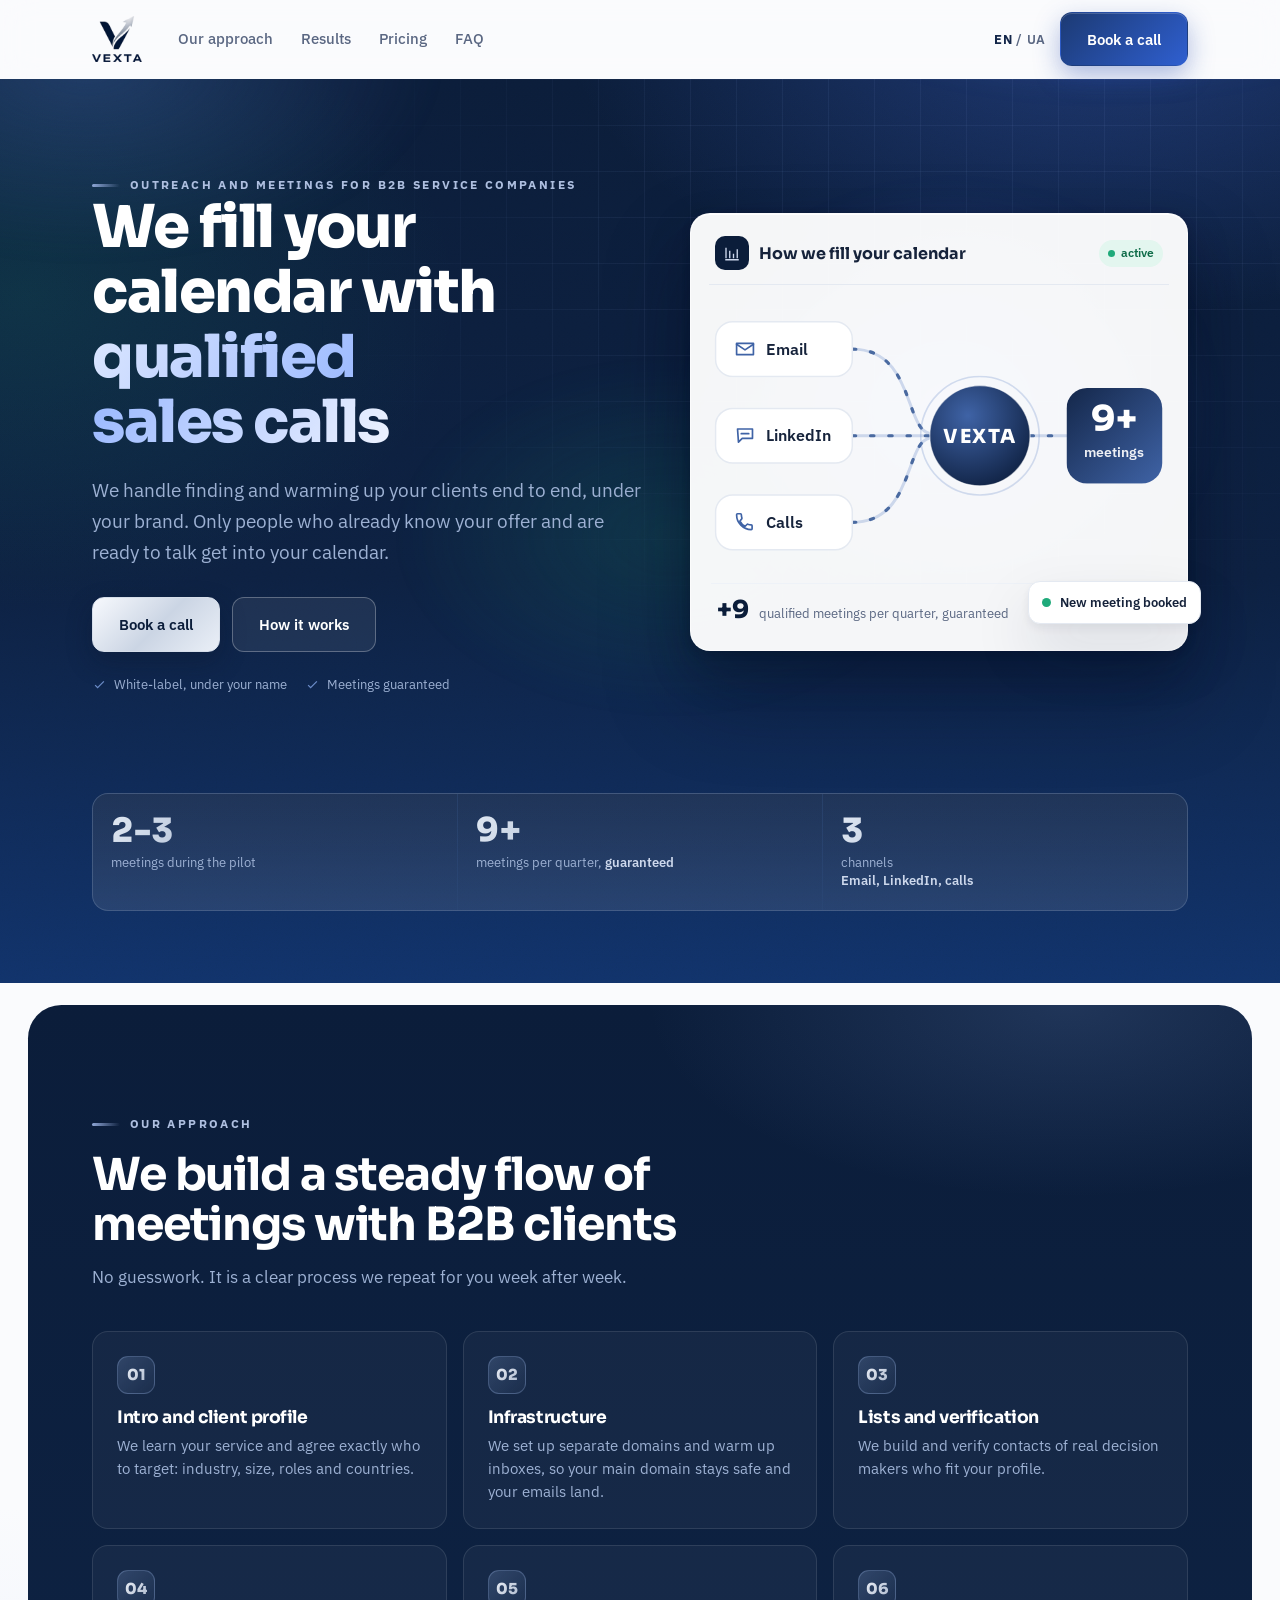
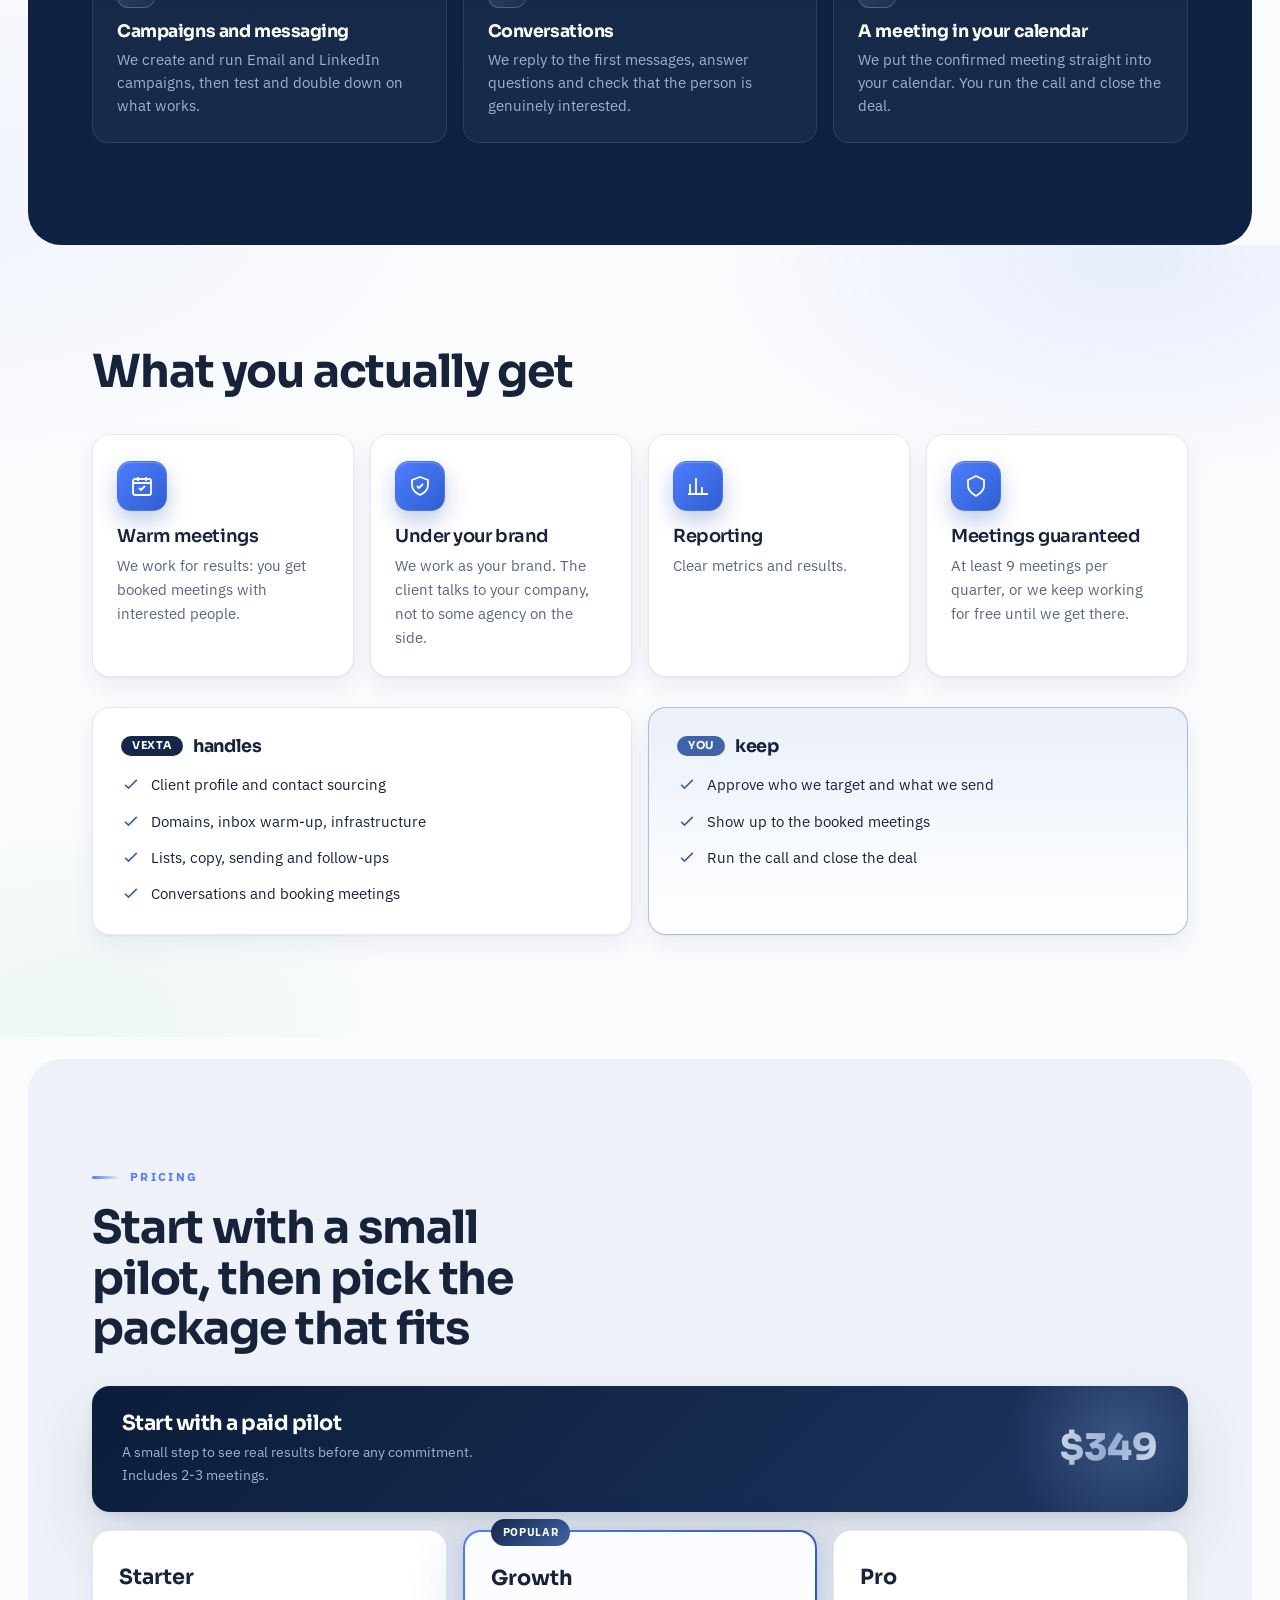
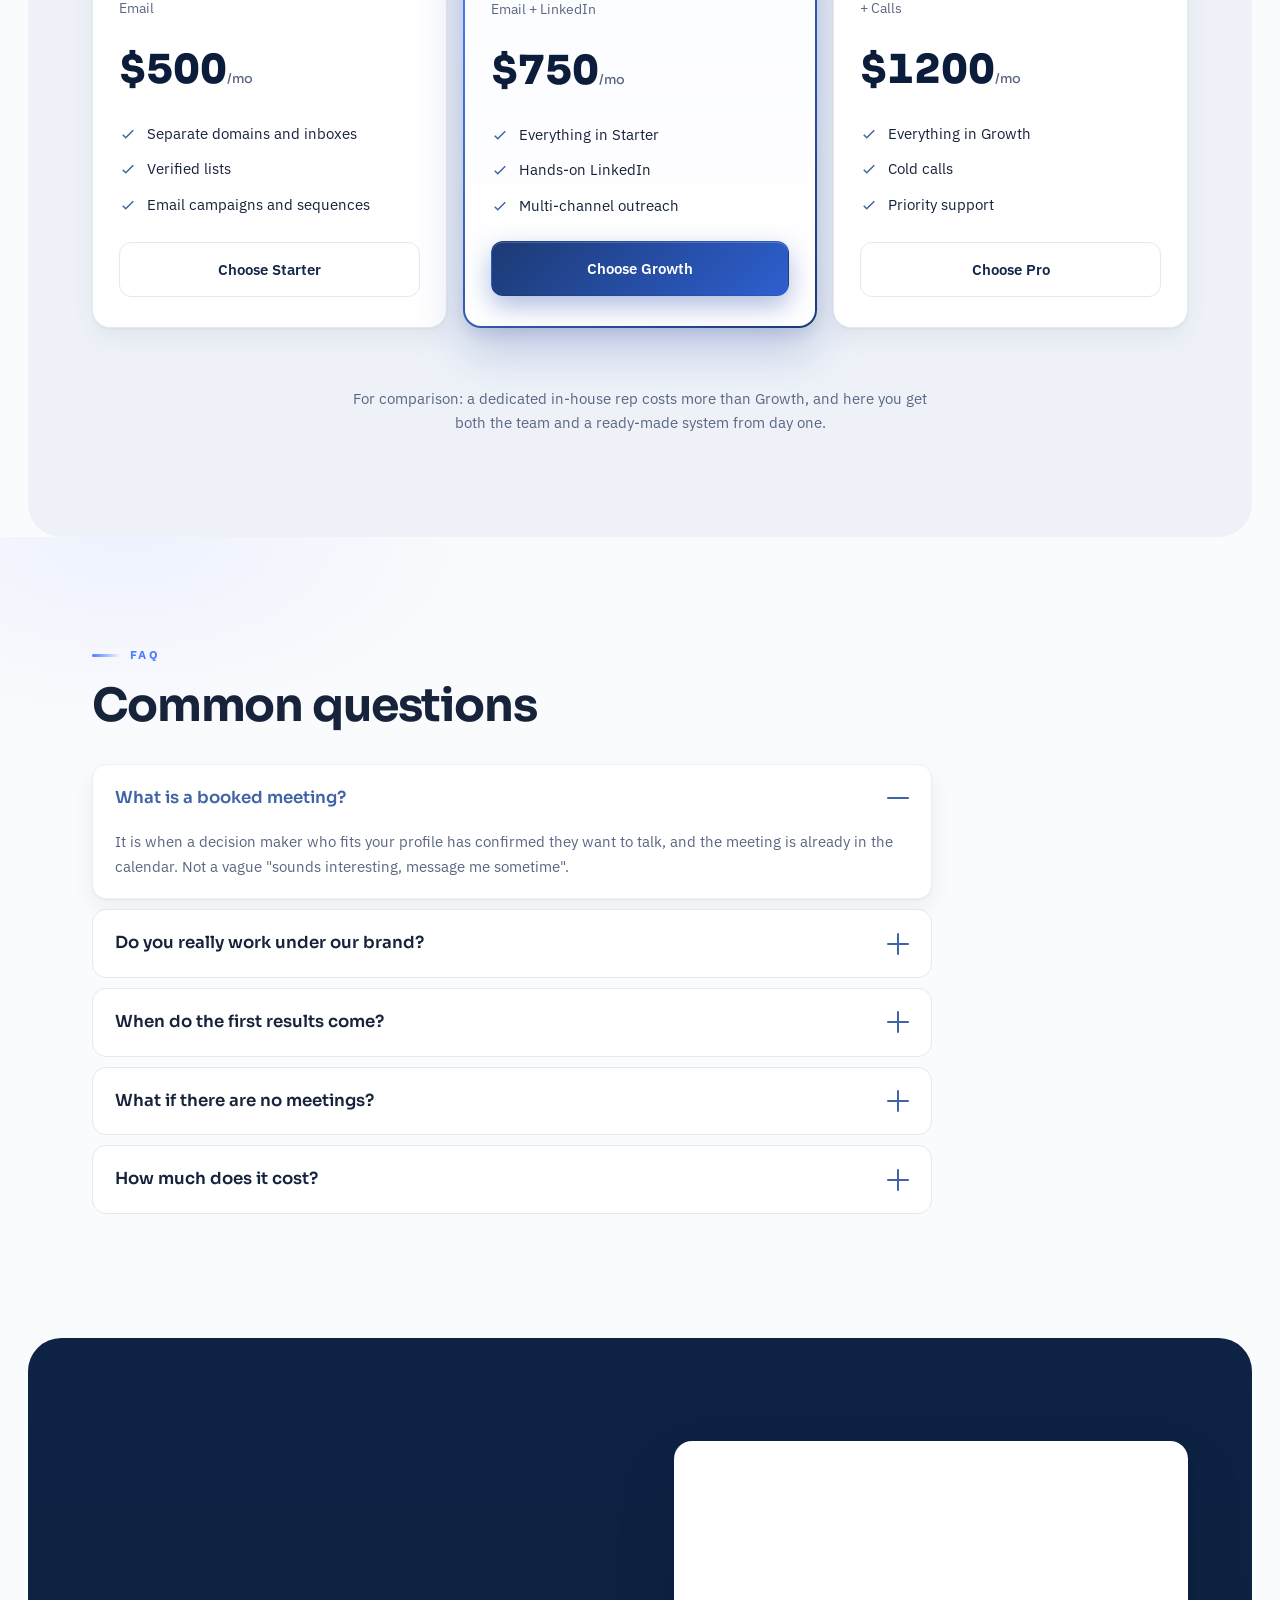
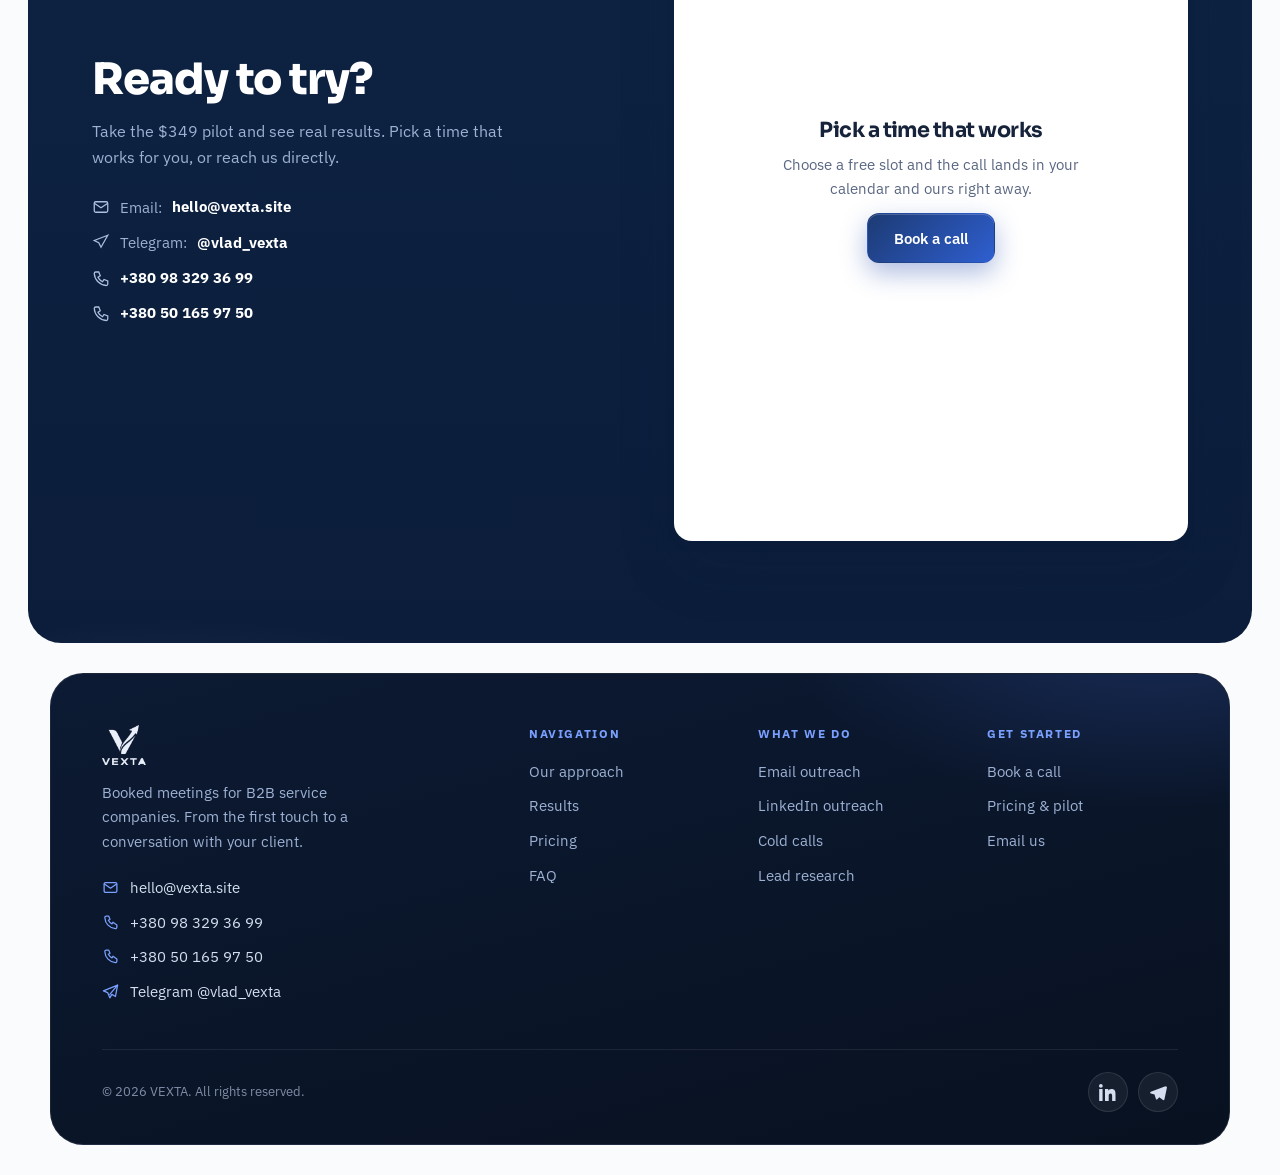
<file: index.html>
<!doctype html>
<html lang="en">
<head>
<meta charset="utf-8">
<meta name="viewport" content="width=device-width,initial-scale=1,viewport-fit=cover">
<title>VEXTA - Booked B2B sales meetings</title>
<link rel="icon" href="/favicon.ico" sizes="any">
<link rel="icon" type="image/png" sizes="96x96" href="/favicon-96x96.png">
<link rel="apple-touch-icon" href="/apple-touch-icon.png">
<meta name="description" content="VEXTA books qualified B2B sales meetings for service companies. Outreach via Email, LinkedIn and calls, fully under your brand. 9+ meetings per quarter, guaranteed.">
<link rel="preconnect" href="https://fonts.gstatic.com" crossorigin>
<link rel="stylesheet" href="https://fonts.googleapis.com/css2?family=Sora:wght@400;500;600;700;800&family=IBM+Plex+Sans:wght@0,400;0,500;0,600&display=swap">
<link href="https://assets.calendly.com/assets/external/widget.css" rel="stylesheet">
<script src="https://assets.calendly.com/assets/external/widget.js" async></script>
<style>
  /* VEXTA, преміум AI-лендинг у стилі лого: глибокий темно-синій + сріблястий металік + мʼяке світіння.
     Світла холодна база, темні банди, скляний мокап-календар у герої. Багато мʼякої анімації. */
  :root{
    --navy-deep:#0B1D3A; --navy:#14274a; --navy-2:#1d3560;
    --paper:#FAFBFD; --surface:#ffffff; --surface-2:#EEF2F8; --line:#E4E9F1;
    --ink:#16233b; --ink-soft:#5a6782;
    --steel:#3f63a6; --steel-2:#6b8cc8; --steel-soft:#EAF0F9;
    --accent:#4f7dff; --accent-2:#7aa0ff; --accent-soft:#e8eeff;
    --mint:#1faa7a; --mint-soft:#e3f6ef;
    --on-navy:#EAF0FA; --on-navy-soft:#9DB1D3;
    --radius:18px; --radius-s:12px;
    --ease:cubic-bezier(.2,0,0,1);
    --shadow-s:0 1px 2px rgba(16,32,60,.05), 0 10px 24px rgba(16,32,60,.06);
    --shadow:0 4px 10px rgba(16,32,60,.07), 0 28px 60px rgba(16,32,60,.13);
    --shadow-lift:0 6px 16px rgba(16,32,60,.09), 0 36px 72px rgba(16,32,60,.17);
    --glow:conic-gradient(from 180deg at 50% 50%, rgba(63,99,166,.0), rgba(90,130,200,.5), rgba(170,190,225,.3), rgba(63,99,166,.0));
    --f-display:"Sora","Trebuchet MS",system-ui,sans-serif;
    --f-body:"IBM Plex Sans",system-ui,-apple-system,sans-serif;
  }
  *{box-sizing:border-box;}
  html{scroll-behavior:smooth;}
  @media (prefers-reduced-motion: reduce){ html{scroll-behavior:auto;} }
  body{margin:0; background:radial-gradient(1100px 520px at 100% -8%, #edf2fb, transparent 62%), radial-gradient(900px 480px at -5% 30%, #f0f4fc, transparent 60%), var(--paper); color:var(--ink); font-family:var(--f-body); line-height:1.6; -webkit-font-smoothing:antialiased; overflow-x:hidden;}
  h1,h2,h3,h4{font-family:var(--f-display); line-height:1.1; text-wrap:balance; margin:0; letter-spacing:-.025em;}
  p{margin:0;} a{color:inherit; text-decoration:none;} img{max-width:100%;}
  .wrap{max-width:1140px; margin:0 auto; padding-left:max(22px,env(safe-area-inset-left,0px)); padding-right:max(22px,env(safe-area-inset-right,0px));}
  .silver{background:linear-gradient(120deg,#dfe7f2 0%,#9fb0cb 48%,#eef2f9 100%); -webkit-background-clip:text; background-clip:text; color:transparent;}
  .eyebrow{font-family:var(--f-body); font-size:.74rem; font-weight:700; letter-spacing:.2em; text-transform:uppercase; color:var(--accent); display:inline-flex; align-items:center; gap:10px;}
  .eyebrow::before{content:""; width:28px; height:3px; border-radius:2px; background:linear-gradient(90deg,var(--accent),transparent);}
  .section{padding-block:clamp(56px,8vw,104px);}
  .sec-head{max-width:62ch;} .sec-eyebrow{margin-bottom:16px;}
  .sec-title{font-size:clamp(1.7rem,4.6vw,2.85rem); font-weight:700;}
  .sec-lede{color:var(--ink-soft); margin-top:14px; font-size:1.05rem;}

  /* buttons */
  .btn{font-family:var(--f-body); font-weight:600; font-size:.95rem; padding:14px 26px; border-radius:12px; display:inline-flex; align-items:center; justify-content:center; gap:9px; cursor:pointer; border:1px solid transparent; position:relative; overflow:hidden; transition:transform .15s var(--ease), box-shadow .25s var(--ease), filter .2s var(--ease), background .2s var(--ease), border-color .2s var(--ease);}
  .btn:not(:disabled):active{transform:scale(.96);}
  .btn svg{width:17px; height:17px;}
  .btn-navy{background:linear-gradient(135deg,#1c3a73 0%,#2f5fd0 100%); color:#fff; box-shadow:0 10px 26px rgba(31,70,170,.36), inset 0 1px 0 rgba(255,255,255,.18);}
  .btn-navy:hover{filter:brightness(1.1); box-shadow:0 16px 36px rgba(31,70,170,.46), inset 0 1px 0 rgba(255,255,255,.22); transform:translateY(-1px);}
  .btn-silver{background:linear-gradient(135deg,#f7f9fd 0%,#cbd5e4 52%,#eaeff7 100%); color:var(--navy-deep); border:1px solid #d6dEEA; box-shadow:0 10px 26px rgba(10,20,40,.3);}
  .btn-silver:hover{filter:brightness(1.05); transform:translateY(-1px);}
  .btn-ghost{background:transparent; border-color:var(--line); color:var(--navy);}
  .btn-ghost:hover{border-color:var(--steel); color:var(--steel);}
  .btn-ghost-light{background:rgba(255,255,255,.07); border-color:rgba(255,255,255,.28); color:#fff;}
  .btn-ghost-light:hover{background:rgba(255,255,255,.15);}
  .btn-navy::after,.btn-silver::after{content:""; position:absolute; top:0; left:-130%; width:62%; height:100%; background:linear-gradient(100deg,transparent,rgba(255,255,255,.5),transparent); transform:skewX(-18deg); transition:left .65s ease;}
  .btn-navy:hover::after,.btn-silver:hover::after{left:150%;}
  @media (prefers-reduced-motion: reduce){ .btn-navy::after,.btn-silver::after{display:none;} }

  /* HEADER */
  header.nav{position:sticky; top:env(safe-area-inset-top,0px); z-index:60; background:color-mix(in srgb,var(--paper) 82%,transparent); backdrop-filter:blur(16px); border-bottom:1px solid transparent; transition:border-color .25s, box-shadow .25s, background .25s;}
  header.nav.scrolled{border-bottom-color:var(--line); box-shadow:0 6px 26px rgba(16,32,60,.07);}
  .nav-in{display:flex; align-items:center; gap:20px; padding-block:12px;}
  .brand img{height:46px; width:auto; display:block;}
  .nav-links{display:flex; gap:28px; margin-left:16px; font-size:.93rem; color:var(--ink-soft); font-weight:500;}
  .nav-links a{position:relative; padding:4px 0;}
  .nav-links a::after{content:""; position:absolute; left:0; bottom:-3px; width:0; height:2px; background:linear-gradient(90deg,var(--steel),var(--steel-2)); border-radius:2px; transition:width .22s ease;}
  .nav-links a:hover{color:var(--navy);} .nav-links a:hover::after{width:100%;}
  .nav-right{margin-left:auto; display:flex; align-items:center; gap:14px;}
  .lang{font-size:.82rem; color:var(--ink-soft); font-weight:600; letter-spacing:.05em; cursor:pointer;} .lang b{color:var(--navy);}
  .burger{display:none; width:42px; height:42px; border:1px solid var(--line); border-radius:11px; background:var(--surface); cursor:pointer; align-items:center; justify-content:center; flex-direction:column; gap:4px;}
  .burger span{width:18px; height:2px; background:var(--navy); border-radius:2px;}
  .mobile-menu{display:none; flex-direction:column; padding:6px 22px 18px; border-bottom:1px solid var(--line); background:var(--paper);}
  .mobile-menu a{padding:13px 0; color:var(--ink); font-weight:500; border-bottom:1px solid var(--line);}
  .mobile-menu .btn{margin-top:14px;}
  .mobile-menu.open{display:flex;}
  @media (max-width:920px){ .nav-links,.nav-right .lang{display:none;} .burger{display:flex;} }
  @media (max-width:560px){ .nav-right .btn{display:none;} }

  /* HERO */
  .hero{position:relative; overflow:hidden; color:var(--on-navy);
    background:
      radial-gradient(900px 520px at 86% -8%, rgba(79,125,255,.30), transparent 60%),
      radial-gradient(720px 520px at 2% 24%, rgba(31,170,122,.14), transparent 60%),
      linear-gradient(180deg,var(--navy-deep) 0%, #0d2142 55%, #11336b 100%);}
  .hero::before{content:""; position:absolute; inset:0; z-index:0; pointer-events:none;
    background-image:linear-gradient(rgba(150,180,240,.07) 1px,transparent 1px),linear-gradient(90deg,rgba(150,180,240,.07) 1px,transparent 1px);
    background-size:46px 46px;
    -webkit-mask:radial-gradient(780px 540px at 72% 18%, #000 38%, transparent 80%); mask:radial-gradient(780px 540px at 72% 18%, #000 38%, transparent 80%);}
  .hero .aurora{position:absolute; inset:-30% -10% auto -10%; height:130%; background:
      radial-gradient(640px 320px at 80% 8%, rgba(79,125,255,.50), transparent 60%),
      radial-gradient(560px 300px at 14% 22%, rgba(63,99,166,.40), transparent 62%),
      radial-gradient(440px 280px at 52% 62%, rgba(31,170,122,.16), transparent 62%);
     filter:blur(12px); animation:aurora 16s ease-in-out infinite alternate; z-index:0;}
  @keyframes aurora{0%{transform:translate3d(0,0,0) scale(1);}100%{transform:translate3d(0,-18px,0) scale(1.06);}}
  @media (prefers-reduced-motion: reduce){ .hero .aurora{animation:none;} }
  .hero::after{content:""; position:absolute; inset:0; z-index:1; pointer-events:none; opacity:.05; mix-blend-mode:overlay;
    background-image:url("data:image/svg+xml,%3Csvg xmlns='http://www.w3.org/2000/svg' width='140' height='140'%3E%3Cfilter id='n'%3E%3CfeTurbulence type='fractalNoise' baseFrequency='0.85' numOctaves='2' stitchTiles='stitch'/%3E%3C/filter%3E%3Crect width='100%25' height='100%25' filter='url(%23n)'/%3E%3C/svg%3E");}
  .hero-in{position:relative; z-index:2; padding-block:clamp(48px,7vw,92px); display:grid; grid-template-columns:1.05fr .95fr; gap:48px; align-items:center;}
  .hero h1{font-size:clamp(2.1rem,5.6vw,3.7rem); font-weight:800; color:#fff;}
  .hero h1 .silver{background:linear-gradient(118deg,#dce7ff 0%,#9fbcff 48%,#eef3ff 100%); -webkit-background-clip:text; background-clip:text; color:transparent;}
  .hero .eyebrow{color:#aebfe0;} .hero .eyebrow::before{background:linear-gradient(90deg,#8fa6d6,transparent);}
  .hero p.sub{margin-top:20px; max-width:54ch; color:var(--on-navy-soft); font-size:clamp(1.02rem,2.1vw,1.2rem);}
  .hero .cta-row{display:flex; gap:12px; flex-wrap:wrap; margin-top:30px;}
  .hero .pill-row{display:flex; gap:10px 18px; flex-wrap:wrap; margin-top:22px; font-size:.84rem; color:var(--on-navy-soft);}
  .hero .pill-row span{display:inline-flex; align-items:center; gap:7px;}
  .hero .pill-row svg{width:15px; height:15px; stroke:var(--steel-2); fill:none; stroke-width:2;}
  @media (max-width:900px){ .hero-in{grid-template-columns:1fr; gap:36px;} }

  /* hero mockup card */
  .mock{position:relative; background:rgba(255,255,255,.96); border:1px solid rgba(255,255,255,.6); border-radius:20px; padding:18px; box-shadow:inset 0 1px 0 rgba(255,255,255,.9), 0 2px 8px rgba(5,15,35,.20), 0 18px 40px rgba(5,15,35,.28), 0 44px 84px rgba(5,15,35,.36); color:var(--ink); animation:floatcard 6s ease-in-out infinite;}
  .mock::before{content:""; position:absolute; inset:-16% -12%; z-index:-1; border-radius:44px; pointer-events:none;
    background:radial-gradient(58% 52% at 52% 46%, rgba(79,125,255,.60), rgba(79,125,255,0) 72%); filter:blur(16px);}
  @keyframes floatcard{0%,100%{transform:translateY(0);}50%{transform:translateY(-12px);}}
  @media (prefers-reduced-motion: reduce){ .mock{animation:none;} }
  .mock .mh{display:flex; align-items:center; gap:10px; padding:4px 6px 14px; border-bottom:1px solid var(--line);}
  .mock .mh .cal{width:34px; height:34px; border-radius:10px; background:var(--navy-deep); display:flex; align-items:center; justify-content:center;}
  .mock .mh .cal svg{width:18px; height:18px; stroke:#cdd8ec; fill:none; stroke-width:1.8;}
  .mock .mh .tt{font-family:var(--f-display); font-weight:700; font-size:1rem;}
  .mock .mh .live{margin-left:auto; display:inline-flex; align-items:center; gap:6px; font-size:.72rem; font-weight:600; color:var(--mint); background:var(--mint-soft); padding:4px 9px; border-radius:999px;}
  .mock .mh .live i{width:7px; height:7px; border-radius:50%; background:var(--mint); animation:pulse 1.6s ease-in-out infinite;}
  @keyframes pulse{0%,100%{box-shadow:0 0 0 0 rgba(31,170,122,.5);}50%{box-shadow:0 0 0 6px rgba(31,170,122,0);}}
  .slot{display:flex; align-items:center; gap:12px; padding:13px 6px; border-bottom:1px solid var(--surface-2);}
  .slot:last-of-type{border-bottom:0;}
  .slot .av{width:38px; height:38px; border-radius:11px; display:flex; align-items:center; justify-content:center; font-weight:700; font-size:.82rem; color:#fff; flex:none;}
  .slot .nm{font-weight:600; font-size:.92rem;} .slot .mt{font-size:.78rem; color:var(--ink-soft); margin-top:1px;}
  .slot .chip{margin-left:auto; font-size:.68rem; font-weight:600; color:var(--mint); background:var(--mint-soft); padding:4px 9px; border-radius:999px; white-space:nowrap;}
  .mock .mfoot{margin-top:6px; padding-top:12px; border-top:1px solid var(--line); font-size:.8rem; color:var(--ink-soft); text-align:center;}
  .mock .mcap{position:absolute; top:-10px; left:16px; font-size:.64rem; letter-spacing:.08em; text-transform:uppercase; color:var(--ink-soft); background:var(--paper); padding:2px 8px; border-radius:999px; border:1px solid var(--line);}
  .mock .badge{position:absolute; right:-14px; bottom:26px; background:#fff; border:1px solid var(--line); border-radius:12px; padding:10px 13px; box-shadow:var(--shadow); display:flex; align-items:center; gap:9px; font-size:.82rem; font-weight:600; animation:floatcard 6s ease-in-out infinite reverse;}
  .mock .badge i{width:9px; height:9px; border-radius:50%; background:var(--mint); animation:pulse 1.6s ease-in-out infinite;}
  @media (max-width:420px){ .mock .badge{display:none;} }
  /* hero flow scene */
  .mock .flow{padding:14px 2px 6px;}
  .mock svg.fl{width:100%; height:auto; display:block; overflow:visible;}
  .fl .node{fill:#fff; stroke:var(--line); stroke-width:1.3;}
  .fl .nlabel{font-family:var(--f-body); font-size:14px; font-weight:600; fill:var(--ink);}
  .fl .nicon{stroke:var(--steel); fill:none; stroke-width:1.8; stroke-linecap:round; stroke-linejoin:round;}
  .fl .conn{fill:none; stroke:rgba(107,140,200,.3); stroke-width:2.6; stroke-linecap:round;}
  .fl .flowdash{fill:none; stroke:#4a6aa0; stroke-width:2.8; stroke-linecap:round; stroke-dasharray:3 13;}
  .fl .hubglow{fill:none; stroke:rgba(107,140,200,.28); stroke-width:1.4;}
  .fl .hubc{fill:url(#hubg); stroke:rgba(255,255,255,.55); stroke-width:1.2;}
  .fl .hubring{fill:none; stroke:#6b8cc8; stroke-width:1.6; opacity:0;}
  .fl .hubtext{font-family:var(--f-display); font-weight:800; fill:#fff; font-size:17px; letter-spacing:.08em; text-anchor:middle;}
  .fl .outc{fill:url(#outg);}
  .fl .outbig{font-family:var(--f-display); font-weight:800; fill:#fff; font-size:31px; text-anchor:middle;}
  .fl .outsm{font-family:var(--f-body); font-size:12px; font-weight:600; fill:rgba(255,255,255,.92); text-anchor:middle;}
  html.js .fl .flowdash{animation:flow 1.2s linear infinite;}
  @keyframes flow{to{stroke-dashoffset:-32;}}
  html.js .fl .hubring{animation:hubpulse 2.8s ease-out infinite;}
  html.js .fl .hubring.r2{animation-delay:1.4s;}
  @keyframes hubpulse{0%{r:44; opacity:.45;}100%{r:70; opacity:0;}}
  html.js .fl .chg{opacity:0; transform:translateX(-10px); transform-box:fill-box; transform-origin:center; animation:nodein .55s ease forwards;}
  html.js .fl .chg.n2{animation-delay:.14s;} html.js .fl .chg.n3{animation-delay:.28s;}
  @keyframes nodein{to{opacity:1; transform:translateX(0);}}
  html.js .fl .outgrp{opacity:0; transform:scale(.92); transform-box:fill-box; transform-origin:center; animation:outin .6s ease forwards .55s;}
  @keyframes outin{to{opacity:1; transform:scale(1);}}
  .mock .cstat{display:flex; align-items:baseline; gap:10px; padding:14px 6px 2px; border-top:1px solid var(--surface-2); margin-top:10px;}
  .mock .cstat .big{font-family:var(--f-display); font-weight:800; font-size:1.55rem; color:var(--navy-deep); line-height:1;}
  .mock .cstat .cl{font-size:.82rem; color:var(--ink-soft);}
  @media (prefers-reduced-motion: reduce){ html.js .fl .flowdash,html.js .fl .hubring,html.js .fl .chg,html.js .fl .outgrp{animation:none; opacity:1; transform:none;} html.js .fl .hubring{opacity:0;} }

  /* stats strip */
  .stats{position:relative; z-index:2; display:grid; grid-template-columns:repeat(3,1fr); gap:1px; margin-top:8px; background:rgba(255,255,255,.1); border:1px solid rgba(255,255,255,.12); border-radius:16px; overflow:hidden;}
  .stat{background:linear-gradient(180deg,rgba(13,25,48,.3),rgba(13,25,48,.05)); padding:20px 18px; text-align:left; transition:background .2s;}
  .stat:hover{background:rgba(255,255,255,.06);}
  .stat .n{font-family:var(--f-display); font-weight:800; font-size:clamp(1.5rem,3.4vw,2.1rem); line-height:1; font-variant-numeric:tabular-nums;}
  .stat .l{font-size:.8rem; color:var(--on-navy-soft); margin-top:7px; line-height:1.4;} .stat .l b{color:#cdd8ec; font-weight:600;}
  @media (max-width:760px){ .stats{grid-template-columns:1fr 1fr;} .stat:last-child{grid-column:1/-1;} }

  /* reveal */
  .reveal{opacity:1; transform:none;}
  html.js .reveal{opacity:0; transform:translateY(22px); transition:opacity .7s var(--ease), transform .7s var(--ease); transition-delay:calc(var(--i,0)*70ms);}
  html.js .reveal.in{opacity:1; transform:none;}
  @media (prefers-reduced-motion: reduce){ html.js .reveal{opacity:1 !important; transform:none !important;} }
  /* hover-lift only on real pointers, so it never latches on touch */
  @media (hover:none){ .card:hover,.step:hover,.plan:hover,.btn:hover{transform:none;} }

  /* cards */
  .grid{display:grid; gap:16px;} .g4{grid-template-columns:repeat(4,1fr);} .g3{grid-template-columns:repeat(3,1fr);}
  .card{background:var(--surface); border:1px solid var(--line); border-radius:var(--radius); padding:26px 24px; box-shadow:var(--shadow-s); transition:transform .25s var(--ease), box-shadow .25s var(--ease), border-color .25s var(--ease);}
  .card:hover{transform:translateY(-6px); box-shadow:var(--shadow-lift); border-color:var(--steel-soft);}
  .card .ic{width:50px; height:50px; border-radius:14px; background:linear-gradient(135deg,var(--accent),#2f5fd0); border:1px solid rgba(79,125,255,.35); display:flex; align-items:center; justify-content:center; margin-bottom:16px; box-shadow:0 10px 22px rgba(31,70,170,.28), inset 0 1px 0 rgba(255,255,255,.25);}
  .card .ic svg{width:24px; height:24px; stroke:#fff; fill:none; stroke-width:1.8;}
  .card h3{font-size:1.12rem; font-weight:600;}
  .card p{color:var(--ink-soft); font-size:.94rem; margin-top:8px;}
  @media (max-width:900px){ .g4{grid-template-columns:1fr 1fr;} .g3{grid-template-columns:1fr;} }
  @media (max-width:560px){ .g4{grid-template-columns:1fr;} }
  /* lit light sections */
  #value,#faq{position:relative;}
  #value::before{content:""; position:absolute; inset:0; z-index:0; pointer-events:none; background:radial-gradient(720px 380px at 88% 2%, rgba(79,125,255,.10), transparent 58%), radial-gradient(560px 360px at 6% 98%, rgba(31,170,122,.06), transparent 60%);}
  #faq::before{content:""; position:absolute; inset:0; z-index:0; pointer-events:none; background:radial-gradient(640px 340px at 10% 0%, rgba(79,125,255,.07), transparent 58%);}
  #value>.wrap,#faq>.wrap{position:relative; z-index:1;}

  /* PROCESS timeline */
  .process{background:linear-gradient(180deg,var(--navy-deep),#0e2344); color:var(--on-navy); position:relative; overflow:hidden;}
  .process .aurora2{position:absolute; inset:0; background:radial-gradient(700px 320px at 85% 0%, rgba(107,140,200,.22), transparent 60%); z-index:0;}
  .process .wrap{position:relative; z-index:1;}
  .process .sec-title{color:#fff;} .process .eyebrow{color:#aebfe0;} .process .eyebrow::before{background:linear-gradient(90deg,#8fa6d6,transparent);} .process .sec-lede{color:var(--on-navy-soft);}
  .steps{display:grid; grid-template-columns:repeat(3,1fr); gap:16px; margin-top:40px;}
  .step{background:rgba(255,255,255,.04); border:1px solid rgba(255,255,255,.1); border-radius:16px; padding:24px; position:relative; transition:transform .25s var(--ease), background .25s var(--ease), border-color .25s var(--ease);}
  .step:hover{transform:translateY(-6px); background:rgba(255,255,255,.08); border-color:rgba(130,160,210,.45);}
  .step .k{display:inline-flex; align-items:center; justify-content:center; width:38px; height:38px; border-radius:11px; background:linear-gradient(135deg,rgba(130,160,210,.25),rgba(130,160,210,.05)); border:1px solid rgba(150,175,220,.3); font-family:var(--f-display); font-weight:800; font-size:.95rem; margin-bottom:14px;}
  .step .k span{background:linear-gradient(135deg,#eef2f9,#aab7cc); -webkit-background-clip:text; background-clip:text; color:transparent;}
  .step h3{color:#fff; font-size:1.08rem; margin:0 0 7px;}
  .step p{color:var(--on-navy-soft); font-size:.91rem;}
  @media (max-width:820px){ .steps{grid-template-columns:1fr;} }

  /* SPLIT */
  .split{display:grid; grid-template-columns:1fr 1fr; gap:16px; margin-top:30px;}
  .split .box{background:var(--surface); border:1px solid var(--line); border-radius:var(--radius); padding:28px; box-shadow:var(--shadow-s);}
  .split .box.accent{border-color:color-mix(in srgb,var(--steel) 38%,transparent); background:linear-gradient(180deg,var(--steel-soft),var(--surface));}
  .split h4{font-size:1.1rem; margin-bottom:16px; display:flex; align-items:center; gap:10px;}
  .split h4 .tag{font-size:.68rem; font-weight:700; letter-spacing:.06em; text-transform:uppercase; padding:4px 11px; border-radius:999px; background:var(--navy); color:#fff;}
  .split .box.accent h4 .tag{background:var(--steel);}
  .split ul{list-style:none; padding:0; margin:0; display:grid; gap:12px;}
  .split li{padding-left:30px; position:relative; font-size:.95rem; color:var(--ink);}
  .split li svg{position:absolute; left:0; top:2px; width:20px; height:20px; stroke:var(--steel); fill:none; stroke-width:2;}
  @media (max-width:620px){ .split{grid-template-columns:1fr;} }

  /* PRICING */
  .pricing{background:var(--surface-2);}
  .pilot-strip{display:flex; justify-content:space-between; align-items:center; gap:18px; flex-wrap:wrap; background:linear-gradient(135deg,var(--navy-deep),var(--navy-2)); color:var(--on-navy); border-radius:var(--radius); padding:26px 30px; margin:32px 0 18px; box-shadow:var(--shadow); position:relative; overflow:hidden;}
  .pilot-strip::after{content:""; position:absolute; right:-50px; top:-70px; width:240px; height:240px; background:radial-gradient(circle,rgba(130,160,210,.3),transparent 65%);}
  .pilot-strip h3{color:#fff; font-size:1.3rem; position:relative;}
  .pilot-strip p{color:var(--on-navy-soft); font-size:.9rem; margin-top:5px; max-width:48ch; position:relative;}
  .pilot-strip .pr{font-family:var(--f-display); font-weight:800; font-size:2.3rem; white-space:nowrap; position:relative;}
  .plans{display:grid; grid-template-columns:repeat(3,1fr); gap:16px;}
  .plan{background:var(--surface); border:1px solid var(--line); border-radius:var(--radius); padding:30px 26px; display:flex; flex-direction:column; box-shadow:var(--shadow-s); position:relative; transition:transform .25s var(--ease), box-shadow .25s var(--ease);}
  .plan:hover{transform:translateY(-6px); box-shadow:var(--shadow-lift);}
  .plan.feat{border:0; box-shadow:0 20px 50px rgba(31,70,170,.26), 0 6px 16px rgba(16,32,60,.1); background:linear-gradient(180deg,#fbfcff,var(--surface)) padding-box, linear-gradient(135deg,var(--accent),#1c3a73) border-box; border:2px solid transparent; transform:translateY(-6px);}
  @media (max-width:820px){ .plan.feat{transform:none;} }
  .plan .badge{position:absolute; top:-13px; left:26px; background:linear-gradient(135deg,var(--navy),var(--steel)); color:#fff; font-size:.68rem; font-weight:700; letter-spacing:.06em; text-transform:uppercase; padding:5px 12px; border-radius:999px;}
  .plan .nm{font-family:var(--f-display); font-weight:700; font-size:1.3rem;}
  .plan .ch{color:var(--ink-soft); font-size:.88rem; margin:3px 0 18px;}
  .plan .pr{font-family:var(--f-display); font-weight:800; font-size:2.5rem; color:var(--navy-deep); font-variant-numeric:tabular-nums;}
  .plan .pr small{font-size:.8rem; color:var(--ink-soft); font-weight:500;}
  .plan ul{list-style:none; padding:0; margin:20px 0 24px; display:grid; gap:12px;}
  .plan li{padding-left:28px; position:relative; font-size:.92rem;}
  .plan li svg{position:absolute; left:0; top:3px; width:18px; height:18px; stroke:var(--steel); fill:none; stroke-width:2;}
  .plan .btn{margin-top:auto;}
  .terms{margin-top:22px; display:flex; gap:12px 32px; flex-wrap:wrap; justify-content:center; font-size:.92rem; color:var(--ink-soft);} .terms b{color:var(--navy-deep);}
  .anchor-note{text-align:center; margin-top:14px; font-size:.93rem; color:var(--ink-soft); max-width:64ch; margin-inline:auto;}
  @media (max-width:820px){ .plans{grid-template-columns:1fr;} }

  /* FAQ */
  .faq{display:grid; gap:10px; max-width:840px; margin-top:32px;}
  .faq details{background:var(--surface); border:1px solid var(--line); border-radius:14px; padding:2px 22px; transition:border-color .2s, box-shadow .2s;}
  .faq details[open]{border-color:var(--steel-soft); box-shadow:var(--shadow-s);}
  .faq summary{font-family:var(--f-display); font-weight:600; font-size:1.04rem; cursor:pointer; padding:18px 0; list-style:none; display:flex; justify-content:space-between; gap:12px; align-items:center;}
  .faq summary::-webkit-details-marker{display:none;}
  .faq summary .pm{width:22px; height:22px; flex:none; position:relative;}
  .faq summary .pm::before,.faq summary .pm::after{content:""; position:absolute; background:var(--steel); border-radius:2px; transition:transform .22s;}
  .faq summary .pm::before{left:0; top:10px; width:22px; height:2px;}
  .faq summary .pm::after{left:10px; top:0; width:2px; height:22px;}
  .faq details[open] summary{color:var(--steel);}
  .faq details[open] summary .pm::after{transform:scaleY(0);}
  .faq p{color:var(--ink-soft); font-size:.96rem; padding:0 0 18px;}

  /* CTA + FORM */
  .cta{position:relative; overflow:hidden; color:var(--on-navy); background:linear-gradient(180deg,#0e2344,var(--navy-deep));}
  .cta .aurora3{position:absolute; inset:0; background:radial-gradient(760px 340px at 12% 120%, rgba(107,140,200,.3), transparent 60%); z-index:0;}
  .cta .wrap{position:relative; z-index:1;}
  .cta-grid{display:grid; grid-template-columns:1.05fr 1fr; gap:42px; align-items:center;}
  .cta h2{color:#fff; font-size:clamp(1.8rem,4.4vw,2.7rem); font-weight:800;}
  .cta p.sub{color:var(--on-navy-soft); margin-top:16px; max-width:44ch;}
  .cta .contacts{margin-top:24px; display:grid; gap:10px; font-size:.95rem;}
  .cta .contacts span{color:var(--on-navy-soft); display:flex; align-items:center; gap:10px;}
  .cta .contacts b{color:#fff;} .cta .contacts svg{width:18px; height:18px; stroke:#aebfe0; fill:none; stroke-width:1.7; flex:none;}
  form.lead{background:var(--surface); border-radius:var(--radius); padding:30px; box-shadow:var(--shadow);}
  form.lead h3{font-size:1.3rem; margin-bottom:4px; color:var(--ink);}
  form.lead .hint{color:var(--ink-soft); font-size:.88rem; margin-bottom:14px;}
  form.lead label{display:block; font-size:.82rem; font-weight:600; color:var(--ink); margin:14px 0 5px;}
  form.lead input, form.lead select{width:100%; padding:12px 14px; border:1px solid var(--line); border-radius:11px; background:var(--paper); color:var(--ink); font:inherit; font-size:.92rem; transition:border-color .15s, box-shadow .15s;}
  form.lead input:focus, form.lead select:focus{outline:none; border-color:var(--steel); box-shadow:0 0 0 3px var(--steel-soft);}
  form.lead .btn{width:100%; margin-top:20px;}
  form.lead .ok{display:none; margin-top:14px; background:var(--mint-soft); color:var(--mint); border-radius:11px; padding:12px 14px; font-size:.9rem; font-weight:600;}
  form.lead .alt{text-align:center; margin-top:14px; font-size:.84rem; color:var(--ink-soft);}
  @media (max-width:820px){ .cta-grid{grid-template-columns:1fr;} }

  /* FOOTER */
  /* rounded "blocks" rhythm */
  .process,.cta{border-radius:clamp(22px,2.6vw,36px); margin:clamp(12px,2vw,22px) clamp(12px,3vw,28px) 0; overflow:hidden;}
  .pricing{border-radius:clamp(22px,2.6vw,36px); margin:clamp(12px,2vw,22px) clamp(12px,3vw,28px) 0; overflow:hidden;}

  /* FOOTER - dark rounded block */
  footer.ft{background:transparent; padding:clamp(16px,2.4vw,30px) clamp(12px,3vw,28px) clamp(18px,2.4vw,30px);}
  .ft-card{position:relative; overflow:hidden; max-width:1180px; margin:0 auto; background:linear-gradient(165deg,#0c1a33 0%,#081120 100%); border:1px solid rgba(255,255,255,.08); border-radius:clamp(22px,2.6vw,36px); padding:clamp(34px,4vw,60px) clamp(24px,4vw,58px) clamp(22px,2.6vw,32px); color:var(--on-navy-soft);}
  .ft-card::before{content:""; position:absolute; inset:0; z-index:0; pointer-events:none; background:radial-gradient(640px 320px at 94% -12%, rgba(79,125,255,.22), transparent 60%);}
  .ft-top{position:relative; z-index:1; display:grid; grid-template-columns:1.1fr 1.9fr; gap:clamp(30px,4vw,60px);}
  .ft-brand .ftlogo{height:40px; width:auto; display:block;}
  .ft-brand .tagline{margin-top:16px; max-width:34ch; font-size:.92rem; line-height:1.65; color:var(--on-navy-soft);}
  .ft-contact{margin-top:22px; display:grid; gap:11px;}
  .ft-contact a{display:inline-flex; align-items:center; gap:11px; font-size:.92rem; color:#d4def0; width:max-content; transition:color .15s;}
  .ft-contact a svg{width:17px; height:17px; stroke:var(--accent-2); fill:none; stroke-width:1.8; stroke-linecap:round; stroke-linejoin:round; flex:none;}
  .ft-contact a:hover{color:#fff;}
  .ft-cols{display:grid; grid-template-columns:repeat(3,1fr); gap:clamp(20px,3vw,42px);}
  .ft-cols h5{color:var(--accent-2); font-size:.72rem; letter-spacing:.14em; text-transform:uppercase; margin:0 0 16px; font-family:var(--f-body); font-weight:700;}
  .ft-cols a{display:block; font-size:.93rem; margin:11px 0; color:var(--on-navy-soft); transition:color .15s var(--ease), padding-left .18s var(--ease);}
  @media (hover:hover){ .ft-cols a:hover{color:#fff; padding-left:5px;} }
  .ft-bar{position:relative; z-index:1; margin-top:clamp(28px,4vw,46px); padding-top:22px; border-top:1px solid rgba(255,255,255,.08); display:flex; justify-content:space-between; align-items:center; gap:16px; flex-wrap:wrap; font-size:.84rem; color:#7f8ca6;}
  .ft-social{display:flex; gap:10px;}
  .ft-social a{width:40px; height:40px; border-radius:50%; background:rgba(255,255,255,.06); border:1px solid rgba(255,255,255,.1); display:inline-flex; align-items:center; justify-content:center; transition:background .18s var(--ease), transform .18s var(--ease); color:#d4def0;}
  .ft-social a:hover{background:var(--accent); border-color:transparent; transform:translateY(-2px); color:#fff;}
  .ft-social svg{width:18px; height:18px; fill:currentColor;}
  @media (max-width:860px){ .ft-top{grid-template-columns:1fr;} }
  @media (max-width:560px){ .ft-cols{grid-template-columns:1fr 1fr;} .ft-bar{flex-direction:column-reverse; align-items:flex-start; gap:18px;} }

  .proto-tag{position:fixed; right:12px; bottom:calc(12px + env(safe-area-inset-bottom,0px)); z-index:70; background:linear-gradient(135deg,var(--navy),var(--steel)); color:#fff; font-size:.72rem; font-weight:700; letter-spacing:.04em; padding:8px 13px; border-radius:999px; box-shadow:var(--shadow); opacity:.95;}

  /* --- live site: calendly + working links --- */
  a.lang{text-decoration:none; cursor:pointer;}
  .cta .contacts a{color:#fff; text-decoration:none; border-bottom:1px solid transparent; transition:border-color .15s;}
  .cta .contacts a:hover{border-color:rgba(255,255,255,.55);}
  .cal-embed{border-radius:var(--radius); overflow:hidden; box-shadow:var(--shadow); background:var(--surface);}
  .cal-host{height:700px; width:100%; min-width:280px;}
  .cal-fallback{height:100%; display:flex; flex-direction:column; align-items:center; justify-content:center; gap:12px; padding:36px 28px; text-align:center;}
  .cal-fallback h3{font-size:1.3rem; color:var(--ink);}
  .cal-fallback .hint{color:var(--ink-soft); font-size:.92rem; max-width:34ch; margin:0;}
  @media (max-width:600px){ .cal-host{height:1000px;} }

  /* better-interface pass: a11y focus, skip link, polish */
  .skip{position:absolute; left:8px; top:-60px; z-index:200; background:var(--navy-deep); color:#fff; padding:10px 16px; border-radius:10px; font-weight:600; font-size:.9rem; text-decoration:none; transition:top .15s;}
  .skip:focus{top:calc(8px + env(safe-area-inset-top,0px));}
  :focus-visible{outline:3px solid var(--steel); outline-offset:3px; border-radius:4px;}
  .btn:focus-visible, .skip:focus-visible{outline:3px solid #cdd8ec; outline-offset:3px;}
  .faq summary:focus-visible{outline:3px solid var(--steel); outline-offset:4px;}
  .mock .cstat{flex-wrap:wrap;} .mock .cstat .cl{min-width:0;}
  @media (prefers-reduced-motion: reduce){ .skip{transition:none;} }

  /* better-interface fixes: 320px overflow, contrast, heading */
  .hero-in>*{min-width:0;}
  .mock{min-width:0; max-width:100%;}
  .mock svg.fl{max-width:100%;}
  .stat{min-width:0;}
  .mock .mh .live{color:#0e6b48;}
</style>
</head>
<body>
<a class="skip" href="#top">Skip to content</a>
<header class="nav" id="siteNav">
  <div class="wrap nav-in">
    <a href="#top" class="brand" aria-label="VEXTA"><img src="[data-uri]" alt="VEXTA"></a>
    <nav class="nav-links">
      <a href="#how">Our approach</a>
      <a href="#value">Results</a>
      <a href="#pricing">Pricing</a>
      <a href="#faq">FAQ</a>
    </nav>
    <div class="nav-right">
      <a class="lang" href="ua/" aria-label="Українська"><b>EN</b> / UA</a>
      <a href="#contact" class="btn btn-navy js-book">Book a call</a>
      <button class="burger" id="burger" aria-label="Menu" aria-expanded="false"><span></span><span></span><span></span></button>
    </div>
  </div>
  <div class="mobile-menu" id="mobileMenu">
    <a href="ua/">Українська</a>
    <a href="#how">Our approach</a>
    <a href="#value">Results</a>
    <a href="#pricing">Pricing</a>
    <a href="#faq">FAQ</a>
    <a href="#contact" class="btn btn-navy js-book">Book a call</a>
  </div>
</header>

<section class="hero" id="top">
  <div class="aurora"></div>
  <div class="wrap hero-in">
    <div>
      <div class="eyebrow">Outreach and meetings for B2B service companies</div>
      <h1>We fill your calendar with <span class="silver">qualified sales calls</span></h1>
      <p class="sub">We handle finding and warming up your clients end to end, under your brand. Only people who already know your offer and are ready to talk get into your calendar.</p>
      <div class="cta-row">
        <a href="#contact" class="btn btn-silver js-book">Book a call</a>
        <a href="#how" class="btn btn-ghost-light">How it works</a>
      </div>
      <div class="pill-row">
        <span><svg aria-hidden="true" viewBox="0 0 24 24"><path d="M5 13l4 4L19 7"/></svg>White-label, under your name</span>
        <span><svg aria-hidden="true" viewBox="0 0 24 24"><path d="M5 13l4 4L19 7"/></svg>Meetings guaranteed</span>
      </div>
    </div>

    <div class="mock">
      <div class="mh">
        <span class="cal"><svg aria-hidden="true" viewBox="0 0 24 24"><path d="M4 19V5M9 19V9M14 19v-6M19 19V7M3 21h18"/></svg></span>
        <span class="tt">How we fill your calendar</span>
        <span class="live"><i></i>active</span>
      </div>
      <div class="flow">
        <svg class="fl" viewBox="0 0 400 240" aria-hidden="true">
          <defs>
            <radialGradient id="hubg" cx="38%" cy="30%" r="82%"><stop offset="0" stop-color="#3f63a6"/><stop offset="1" stop-color="#0c1d3c"/></radialGradient>
            <linearGradient id="outg" x1="0" y1="0" x2="1" y2="1"><stop offset="0" stop-color="#14274a"/><stop offset="1" stop-color="#3f63a6"/></linearGradient>
          </defs>

          <!-- connectors -->
          <path class="conn" d="M124,44 C178,44 170,114 192,118"/>
          <path class="conn" d="M124,120 L192,120"/>
          <path class="conn" d="M124,196 C178,196 170,126 192,122"/>
          <path class="conn" d="M280,120 L312,120"/>
          <path class="flowdash" d="M124,44 C178,44 170,114 192,118"/>
          <path class="flowdash" d="M124,120 L192,120"/>
          <path class="flowdash" d="M124,196 C178,196 170,126 192,122"/>
          <path class="flowdash" d="M280,120 L312,120"/>

          <!-- channels -->
          <g class="chg">
            <rect class="node" x="4" y="20" width="120" height="48" rx="15"/>
            <g class="nicon" transform="translate(20,34) scale(.82)"><path d="M3 6h18v12H3z"/><path d="M3 7l9 6 9-6"/></g>
            <text class="nlabel" x="48" y="49">Email</text>
          </g>
          <g class="chg n2">
            <rect class="node" x="4" y="96" width="120" height="48" rx="15"/>
            <g class="nicon" transform="translate(20,110) scale(.82)"><path d="M4 5h16v10H9l-4 4z"/><path d="M8 10h8"/></g>
            <text class="nlabel" x="48" y="125">LinkedIn</text>
          </g>
          <g class="chg n3">
            <rect class="node" x="4" y="172" width="120" height="48" rx="15"/>
            <g class="nicon" transform="translate(20,186) scale(.82)"><path d="M6.6 10.8a12 12 0 0 0 5.6 5.6l1.9-1.9c.3-.3.7-.4 1-.2 1.1.4 2.3.6 3.5.6.6 0 1 .4 1 1V19c0 .6-.4 1-1 1A16 16 0 0 1 3 4c0-.6.4-1 1-1h3.1c.6 0 1 .4 1 1 0 1.2.2 2.4.6 3.5.1.4 0 .7-.2 1z"/></g>
            <text class="nlabel" x="48" y="201">Calls</text>
          </g>

          <!-- hub -->
          <circle class="hubglow" cx="236" cy="120" r="52"/>
          <circle class="hubring" cx="236" cy="120" r="44"/>
          <circle class="hubring r2" cx="236" cy="120" r="44"/>
          <circle class="hubc" cx="236" cy="120" r="44"/>
          <text class="hubtext" x="236" y="126">VEXTA</text>

          <!-- output -->
          <g class="outgrp">
            <rect class="outc" x="312" y="78" width="84" height="84" rx="18"/>
            <text class="outbig" x="354" y="116">9+</text>
            <text class="outsm" x="354" y="139">meetings</text>
          </g>
        </svg>
        <div class="cstat"><span class="big">+9</span><span class="cl">qualified meetings per quarter, guaranteed</span></div>
      </div>
      <div class="badge"><i></i>New meeting booked</div>
    </div>
  </div>
  <div class="wrap">
    <div class="stats">
      <div class="stat"><div class="n silver">2-3</div><div class="l">meetings during the pilot</div></div>
      <div class="stat"><div class="n silver">9+</div><div class="l">meetings per quarter, <b>guaranteed</b></div></div>
      <div class="stat"><div class="n silver">3</div><div class="l">channels<br><b>Email, LinkedIn, calls</b></div></div>
    </div>
  </div>
  <div style="height:clamp(40px,6vw,72px)"></div>
</section>

<!-- PROCESS -->
<section class="section process" id="how">
  <div class="aurora2"></div>
  <div class="wrap">
    <div class="sec-head">
      <div class="eyebrow sec-eyebrow reveal">Our approach</div>
      <h2 class="sec-title reveal">We build a steady flow of meetings with B2B clients</h2>
      <p class="sec-lede reveal">No guesswork. It is a clear process we repeat for you week after week.</p>
    </div>
    <div class="steps">
      <div class="step reveal" style="--i:0"><div class="k"><span>01</span></div><h3>Intro and client profile</h3><p>We learn your service and agree exactly who to target: industry, size, roles and countries.</p></div>
      <div class="step reveal" style="--i:1"><div class="k"><span>02</span></div><h3>Infrastructure</h3><p>We set up separate domains and warm up inboxes, so your main domain stays safe and your emails land.</p></div>
      <div class="step reveal" style="--i:2"><div class="k"><span>03</span></div><h3>Lists and verification</h3><p>We build and verify contacts of real decision makers who fit your profile.</p></div>
      <div class="step reveal" style="--i:0"><div class="k"><span>04</span></div><h3>Campaigns and messaging</h3><p>We create and run Email and LinkedIn campaigns, then test and double down on what works.</p></div>
      <div class="step reveal" style="--i:1"><div class="k"><span>05</span></div><h3>Conversations</h3><p>We reply to the first messages, answer questions and check that the person is genuinely interested.</p></div>
      <div class="step reveal" style="--i:2"><div class="k"><span>06</span></div><h3>A meeting in your calendar</h3><p>We put the confirmed meeting straight into your calendar. You run the call and close the deal.</p></div>
    </div>
  </div>
</section>

<!-- VALUE -->
<section class="section" id="value">
  <div class="wrap">
    <div class="sec-head"><h2 class="sec-title reveal">What you actually get</h2></div>
    <div class="grid g4" style="margin-top:36px">
      <div class="card reveal" style="--i:0"><div class="ic"><svg aria-hidden="true" viewBox="0 0 24 24"><rect x="3" y="5" width="18" height="16" rx="2"/><path d="M3 9h18M8 3v4M16 3v4M9 14l2 2 4-4"/></svg></div><h3>Warm meetings</h3><p>We work for results: you get booked meetings with interested people.</p></div>
      <div class="card reveal" style="--i:1"><div class="ic"><svg aria-hidden="true" viewBox="0 0 24 24"><path d="M12 3l8 3v5c0 5-3.5 8-8 10-4.5-2-8-5-8-10V6z"/><path d="M9 12l2 2 4-4"/></svg></div><h3>Under your brand</h3><p>We work as your brand. The client talks to your company, not to some agency on the side.</p></div>
      <div class="card reveal" style="--i:2"><div class="ic"><svg aria-hidden="true" viewBox="0 0 24 24"><path d="M4 20V10M10 20V4M16 20v-7M22 20H2"/></svg></div><h3>Reporting</h3><p>Clear metrics and results.</p></div>
      <div class="card reveal" style="--i:3"><div class="ic"><svg aria-hidden="true" viewBox="0 0 24 24"><path d="M12 2l8 4v6c0 4-3 7-8 10-5-3-8-6-8-10V6z"/></svg></div><h3>Meetings guaranteed</h3><p>At least 9 meetings per quarter, or we keep working for free until we get there.</p></div>
    </div>

    <div class="split">
      <div class="box reveal"><h4><span class="tag">VEXTA</span> handles</h4>
        <ul>
          <li><svg aria-hidden="true" viewBox="0 0 24 24"><path d="M5 13l4 4L19 7"/></svg>Client profile and contact sourcing</li>
          <li><svg aria-hidden="true" viewBox="0 0 24 24"><path d="M5 13l4 4L19 7"/></svg>Domains, inbox warm-up, infrastructure</li>
          <li><svg aria-hidden="true" viewBox="0 0 24 24"><path d="M5 13l4 4L19 7"/></svg>Lists, copy, sending and follow-ups</li>
          <li><svg aria-hidden="true" viewBox="0 0 24 24"><path d="M5 13l4 4L19 7"/></svg>Conversations and booking meetings</li>
        </ul>
      </div>
      <div class="box accent reveal" style="--i:1"><h4><span class="tag">You</span> keep</h4>
        <ul>
          <li><svg aria-hidden="true" viewBox="0 0 24 24"><path d="M5 13l4 4L19 7"/></svg>Approve who we target and what we send</li>
          <li><svg aria-hidden="true" viewBox="0 0 24 24"><path d="M5 13l4 4L19 7"/></svg>Show up to the booked meetings</li>
          <li><svg aria-hidden="true" viewBox="0 0 24 24"><path d="M5 13l4 4L19 7"/></svg>Run the call and close the deal</li>
        </ul>
      </div>
    </div>
  </div>
</section>

<!-- PRICING -->
<section class="section pricing" id="pricing">
  <div class="wrap">
    <div class="sec-head">
      <div class="eyebrow sec-eyebrow reveal">Pricing</div>
      <h2 class="sec-title reveal">Start with a small pilot, then pick the package that fits</h2>
    </div>

    <div class="pilot-strip reveal">
      <div><h3>Start with a paid pilot</h3><p>A small step to see real results before any commitment. Includes 2-3 meetings.</p></div>
      <div class="pr silver">$349</div>
    </div>

    <div class="plans">
      <div class="plan reveal" style="--i:0">
        <div class="nm">Starter</div><div class="ch">Email</div>
        <div class="pr">$500<small>/mo</small></div>
        <ul>
          <li><svg aria-hidden="true" viewBox="0 0 24 24"><path d="M5 13l4 4L19 7"/></svg>Separate domains and inboxes</li>
          <li><svg aria-hidden="true" viewBox="0 0 24 24"><path d="M5 13l4 4L19 7"/></svg>Verified lists</li>
          <li><svg aria-hidden="true" viewBox="0 0 24 24"><path d="M5 13l4 4L19 7"/></svg>Email campaigns and sequences</li>
        </ul>
        <a href="#contact" class="btn btn-ghost">Choose Starter</a>
      </div>
      <div class="plan feat reveal" style="--i:1">
        <div class="badge">Popular</div>
        <div class="nm">Growth</div><div class="ch">Email + LinkedIn</div>
        <div class="pr">$750<small>/mo</small></div>
        <ul>
          <li><svg aria-hidden="true" viewBox="0 0 24 24"><path d="M5 13l4 4L19 7"/></svg>Everything in Starter</li>
          <li><svg aria-hidden="true" viewBox="0 0 24 24"><path d="M5 13l4 4L19 7"/></svg>Hands-on LinkedIn</li>
          <li><svg aria-hidden="true" viewBox="0 0 24 24"><path d="M5 13l4 4L19 7"/></svg>Multi-channel outreach</li>
        </ul>
        <a href="#contact" class="btn btn-navy">Choose Growth</a>
      </div>
      <div class="plan reveal" style="--i:2">
        <div class="nm">Pro</div><div class="ch">+ Calls</div>
        <div class="pr">$1200<small>/mo</small></div>
        <ul>
          <li><svg aria-hidden="true" viewBox="0 0 24 24"><path d="M5 13l4 4L19 7"/></svg>Everything in Growth</li>
          <li><svg aria-hidden="true" viewBox="0 0 24 24"><path d="M5 13l4 4L19 7"/></svg>Cold calls</li>
          <li><svg aria-hidden="true" viewBox="0 0 24 24"><path d="M5 13l4 4L19 7"/></svg>Priority support</li>
        </ul>
        <a href="#contact" class="btn btn-ghost">Choose Pro</a>
      </div>
    </div>

    <div class="terms reveal">
      <span><b>+$75</b> per booked meeting</span>
      <span>Minimum <b>3 months</b></span>
      <span><b>9+ meetings</b> per quarter, guaranteed</span>
    </div>
    <p class="anchor-note reveal">For comparison: a dedicated in-house rep costs more than Growth, and here you get both the team and a ready-made system from day one.</p>
  </div>
</section>

<!-- FAQ -->
<section class="section" id="faq">
  <div class="wrap">
    <div class="sec-head">
      <div class="eyebrow sec-eyebrow reveal">FAQ</div>
      <h2 class="sec-title reveal">Common questions</h2>
    </div>
    <div class="faq reveal">
      <details open><summary>What is a booked meeting?<span class="pm"></span></summary><p>It is when a decision maker who fits your profile has confirmed they want to talk, and the meeting is already in the calendar. Not a vague "sounds interesting, message me sometime".</p></details>
      <details><summary>Do you really work under our brand?<span class="pm"></span></summary><p>Yes. All messages go from your company and your own domain. To the client it looks like your in-house team.</p></details>
      <details><summary>When do the first results come?<span class="pm"></span></summary><p>First meetings usually appear in weeks 3-6.</p></details>
      <details><summary>What if there are no meetings?<span class="pm"></span></summary><p>On the pilot we agree on 2-3 meetings. On monthly work we guarantee at least 9 per quarter, or we keep working for free until we reach that number.</p></details>
      <details><summary>How much does it cost?<span class="pm"></span></summary><p>The pilot is $349. Then packages from $500 to $1200 per month, plus $75 per booked meeting. Minimum 3 months.</p></details>
    </div>
  </div>
</section>

<!-- CTA + FORM -->
<section class="section cta" id="contact">
  <div class="aurora3"></div>
  <div class="wrap">
    <div class="cta-grid">
      <div class="reveal">
        <h2>Ready to try?</h2>
        <p class="sub">Take the $349 pilot and see real results. Pick a time that works for you, or reach us directly.</p>
        <div class="contacts">
          <span><svg aria-hidden="true" viewBox="0 0 24 24"><rect x="3" y="5" width="18" height="14" rx="2"/><path d="M3 7l9 6 9-6"/></svg>Email: <a href="mailto:hello@vexta.site"><b>hello@vexta.site</b></a></span>
          <span><svg aria-hidden="true" viewBox="0 0 24 24"><path d="M21 3L3 10l6 3 3 6z"/></svg>Telegram: <a href="https://t.me/vlad_vexta" target="_blank" rel="noopener"><b>@vlad_vexta</b></a></span>
          <span><svg aria-hidden="true" viewBox="0 0 24 24"><path d="M5 4h4l2 5-3 2a12 12 0 006 6l2-3 5 2v4a2 2 0 01-2 2A17 17 0 013 6a2 2 0 012-2z"/></svg><a href="tel:+380983293699"><b>+380 98 329 36 99</b></a></span>
          <span><svg aria-hidden="true" viewBox="0 0 24 24"><path d="M5 4h4l2 5-3 2a12 12 0 006 6l2-3 5 2v4a2 2 0 01-2 2A17 17 0 013 6a2 2 0 012-2z"/></svg><a href="tel:+380501659750"><b>+380 50 165 97 50</b></a></span>
        </div>
      </div>
            <div class="cal-embed reveal">
        <div id="calInline" class="cal-host">
          <div class="cal-fallback">
            <h3>Pick a time that works</h3>
            <p class="hint">Choose a free slot and the call lands in your calendar and ours right away.</p>
            <button type="button" class="btn btn-navy js-book">Book a call</button>
          </div>
        </div>
      </div>
    </div>
  </div>
</section>

<footer class="ft">
  <div class="ft-card">
    <div class="ft-top">
      <div class="ft-brand">
        <img class="ftlogo" src="[data-uri]" alt="VEXTA" width="150">
        <p class="tagline">Booked meetings for B2B service companies. From the first touch to a conversation with your client.</p>
        <div class="ft-contact"><a href="mailto:hello@vexta.site"><svg viewBox="0 0 24 24" aria-hidden="true"><rect x="3" y="5" width="18" height="14" rx="2"/><path d="m3.5 7 8.5 6 8.5-6"/></svg>hello@vexta.site</a><a href="tel:+380983293699"><svg viewBox="0 0 24 24" aria-hidden="true"><path d="M6.5 3h3l1.8 4.5-2.3 1.4a11 11 0 0 0 5.1 5.1l1.4-2.3L21 15.5v3a2 2 0 0 1-2.2 2A16 16 0 0 1 4 5.2 2 2 0 0 1 6.5 3z"/></svg>+380 98 329 36 99</a><a href="tel:+380501659750"><svg viewBox="0 0 24 24" aria-hidden="true"><path d="M6.5 3h3l1.8 4.5-2.3 1.4a11 11 0 0 0 5.1 5.1l1.4-2.3L21 15.5v3a2 2 0 0 1-2.2 2A16 16 0 0 1 4 5.2 2 2 0 0 1 6.5 3z"/></svg>+380 50 165 97 50</a><a href="https://t.me/vlad_vexta" target="_blank" rel="noopener"><svg viewBox="0 0 24 24" aria-hidden="true"><path d="M22 3 2 11l6 2.5L11 21l3-5 5 3z"/><path d="M22 3 11 16"/></svg>Telegram @vlad_vexta</a></div>
      </div>
      <div class="ft-cols"><div><h5>Navigation</h5><a href="#how">Our approach</a><a href="#value">Results</a><a href="#pricing">Pricing</a><a href="#faq">FAQ</a></div><div><h5>What we do</h5><a href="#how">Email outreach</a><a href="#how">LinkedIn outreach</a><a href="#how">Cold calls</a><a href="#how">Lead research</a></div><div><h5>Get started</h5><a href="#contact" class="js-book">Book a call</a><a href="#pricing">Pricing & pilot</a><a href="mailto:hello@vexta.site">Email us</a></div></div>
    </div>
    <div class="ft-bar">
      <span>© 2026 VEXTA. All rights reserved.</span>
      <div class="ft-social"><a href="https://www.linkedin.com/company/vexta-b2b" target="_blank" rel="noopener" aria-label="LinkedIn"><svg viewBox="0 0 24 24" aria-hidden="true"><path d="M4.98 3.5A2.5 2.5 0 1 1 0 3.5a2.5 2.5 0 0 1 4.98 0zM.25 8h4.5V24H.25zM8 8h4.3v2.2h.06c.6-1.1 2.06-2.26 4.24-2.26 4.54 0 5.4 2.99 5.4 6.88V24h-4.5v-6.38c0-1.52-.03-3.48-2.12-3.48-2.12 0-2.45 1.66-2.45 3.37V24H8z"/></svg></a><a href="https://t.me/vlad_vexta" target="_blank" rel="noopener" aria-label="Telegram"><svg viewBox="0 0 24 24" aria-hidden="true"><path d="M21.9 4.3 2.4 11.8c-1 .4-1 1.8.05 2.1l4.9 1.5 1.9 5.9c.3.8 1.2 1 1.8.4l2.7-2.6 4.9 3.6c.7.5 1.7.1 1.9-.8l3.3-15.6c.2-1.1-.8-2-1.9-1.5z"/></svg></a></div>
    </div>
  </div>
</footer>


<script>
  document.documentElement.classList.add('js');
  (function(){
    var nav=document.getElementById('siteNav');
    var onScroll=function(){ if(nav){ nav.classList.toggle('scrolled', window.scrollY>8); } };
    onScroll(); window.addEventListener('scroll', onScroll, {passive:true});
    var burger=document.getElementById('burger'), menu=document.getElementById('mobileMenu');
    if(burger&&menu){
      burger.addEventListener('click', function(){ var o=menu.classList.toggle('open'); burger.setAttribute('aria-expanded', o?'true':'false'); });
      menu.querySelectorAll('a').forEach(function(a){ a.addEventListener('click', function(){ menu.classList.remove('open'); burger.setAttribute('aria-expanded','false'); }); });
    }
    var els=[].slice.call(document.querySelectorAll('.reveal'));
    var reduce=window.matchMedia&&window.matchMedia('(prefers-reduced-motion: reduce)').matches;
    if(reduce || !('IntersectionObserver' in window)){ els.forEach(function(e){ e.classList.add('in'); }); }
    else {
      var io=new IntersectionObserver(function(ents){ ents.forEach(function(en){ if(en.isIntersecting){ en.target.classList.add('in'); io.unobserve(en.target); } }); }, {threshold:0.1, rootMargin:'0px 0px -7% 0px'});
      els.forEach(function(e){ io.observe(e); });
      setTimeout(function(){ els.forEach(function(e){ e.classList.add('in'); }); }, 2600);
    }
    // --- Calendly --- Replace with your Calendly link / Замініть на ваш Calendly (one place):
    var CALENDLY_URL='https://calendly.com/hello-vexta/30min';
    function book(){ if(window.Calendly && Calendly.initPopupWidget){ Calendly.initPopupWidget({url:CALENDLY_URL}); } else { window.open(CALENDLY_URL,'_blank','noopener'); } return false; }
    [].slice.call(document.querySelectorAll('.js-book')).forEach(function(b){ b.addEventListener('click', function(e){ e.preventDefault(); book(); }); });
    var inline=document.getElementById('calInline');
    if(inline){ var tries=0; (function go(){ if(window.Calendly && Calendly.initInlineWidget){ inline.innerHTML=''; Calendly.initInlineWidget({url:CALENDLY_URL, parentElement:inline}); } else if(tries++<60){ setTimeout(go,150); } })(); }
  })();
</script>

</body>
</html>
</file>
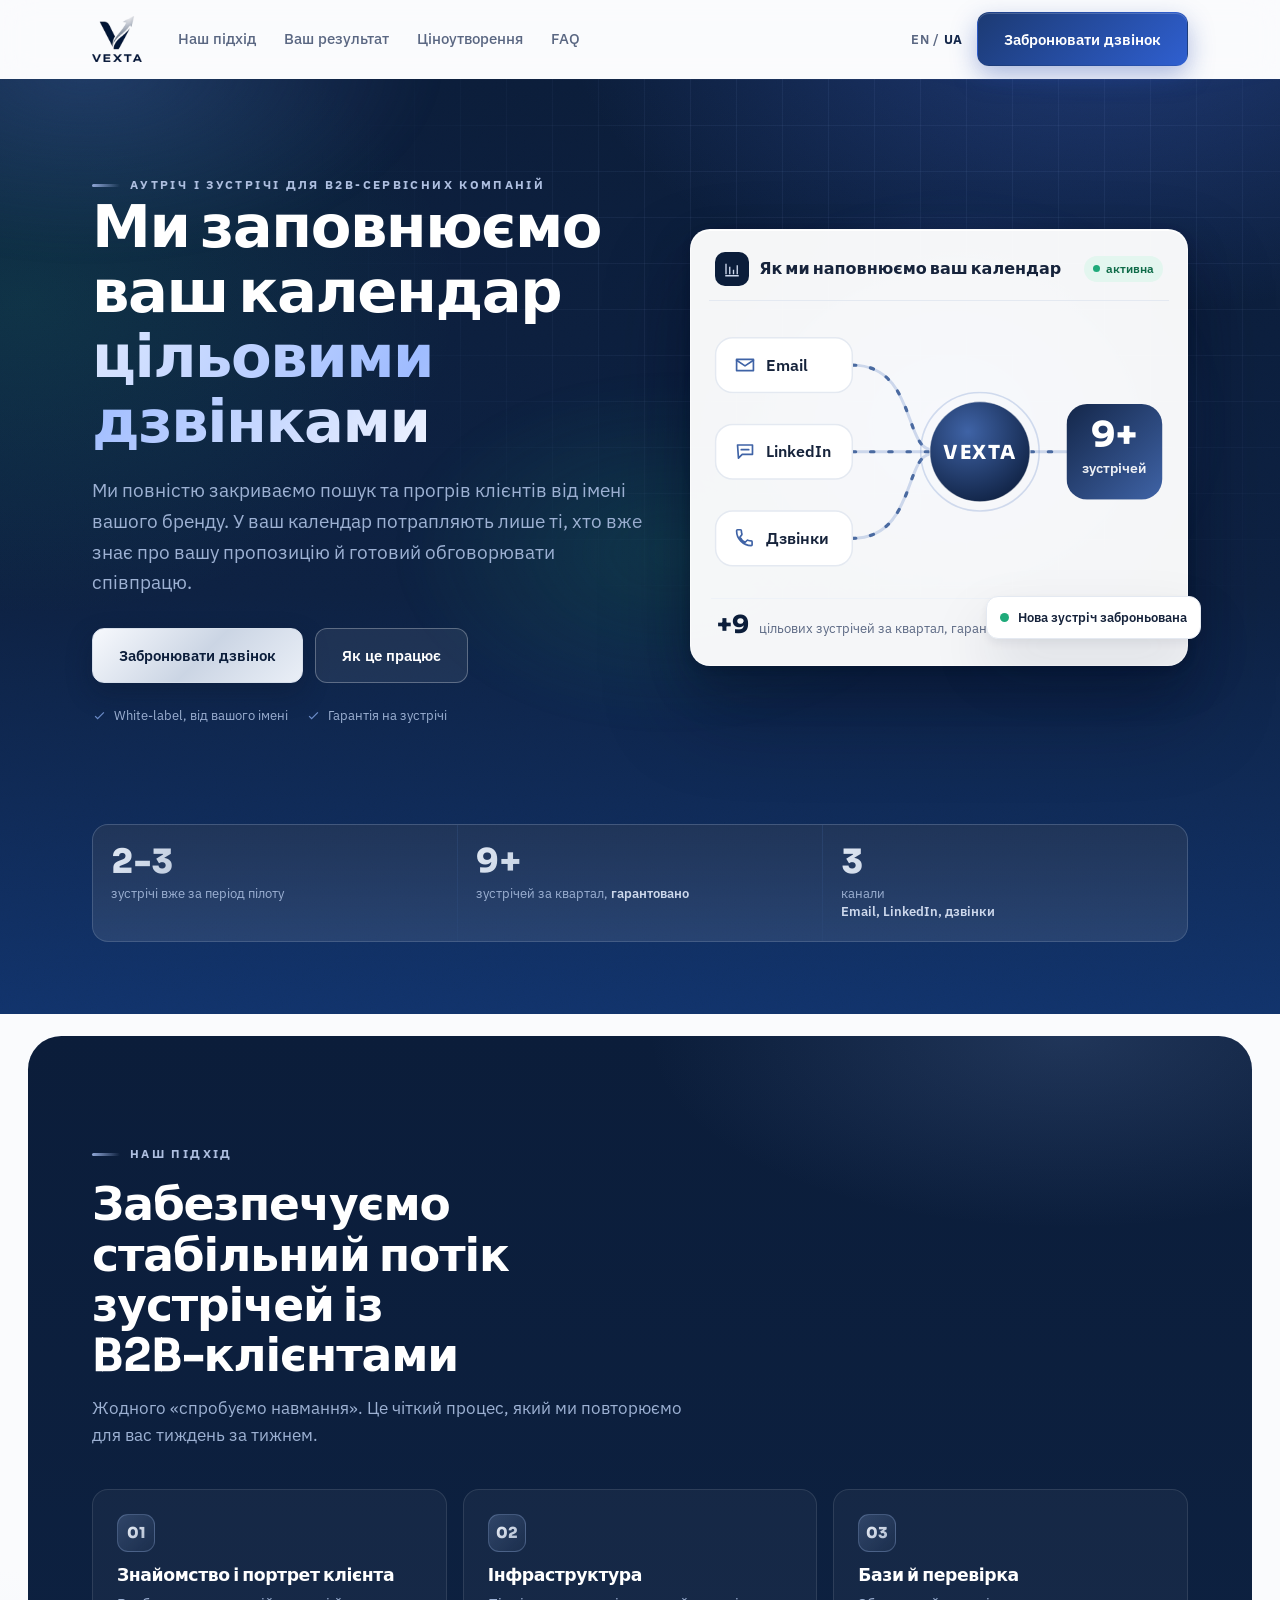
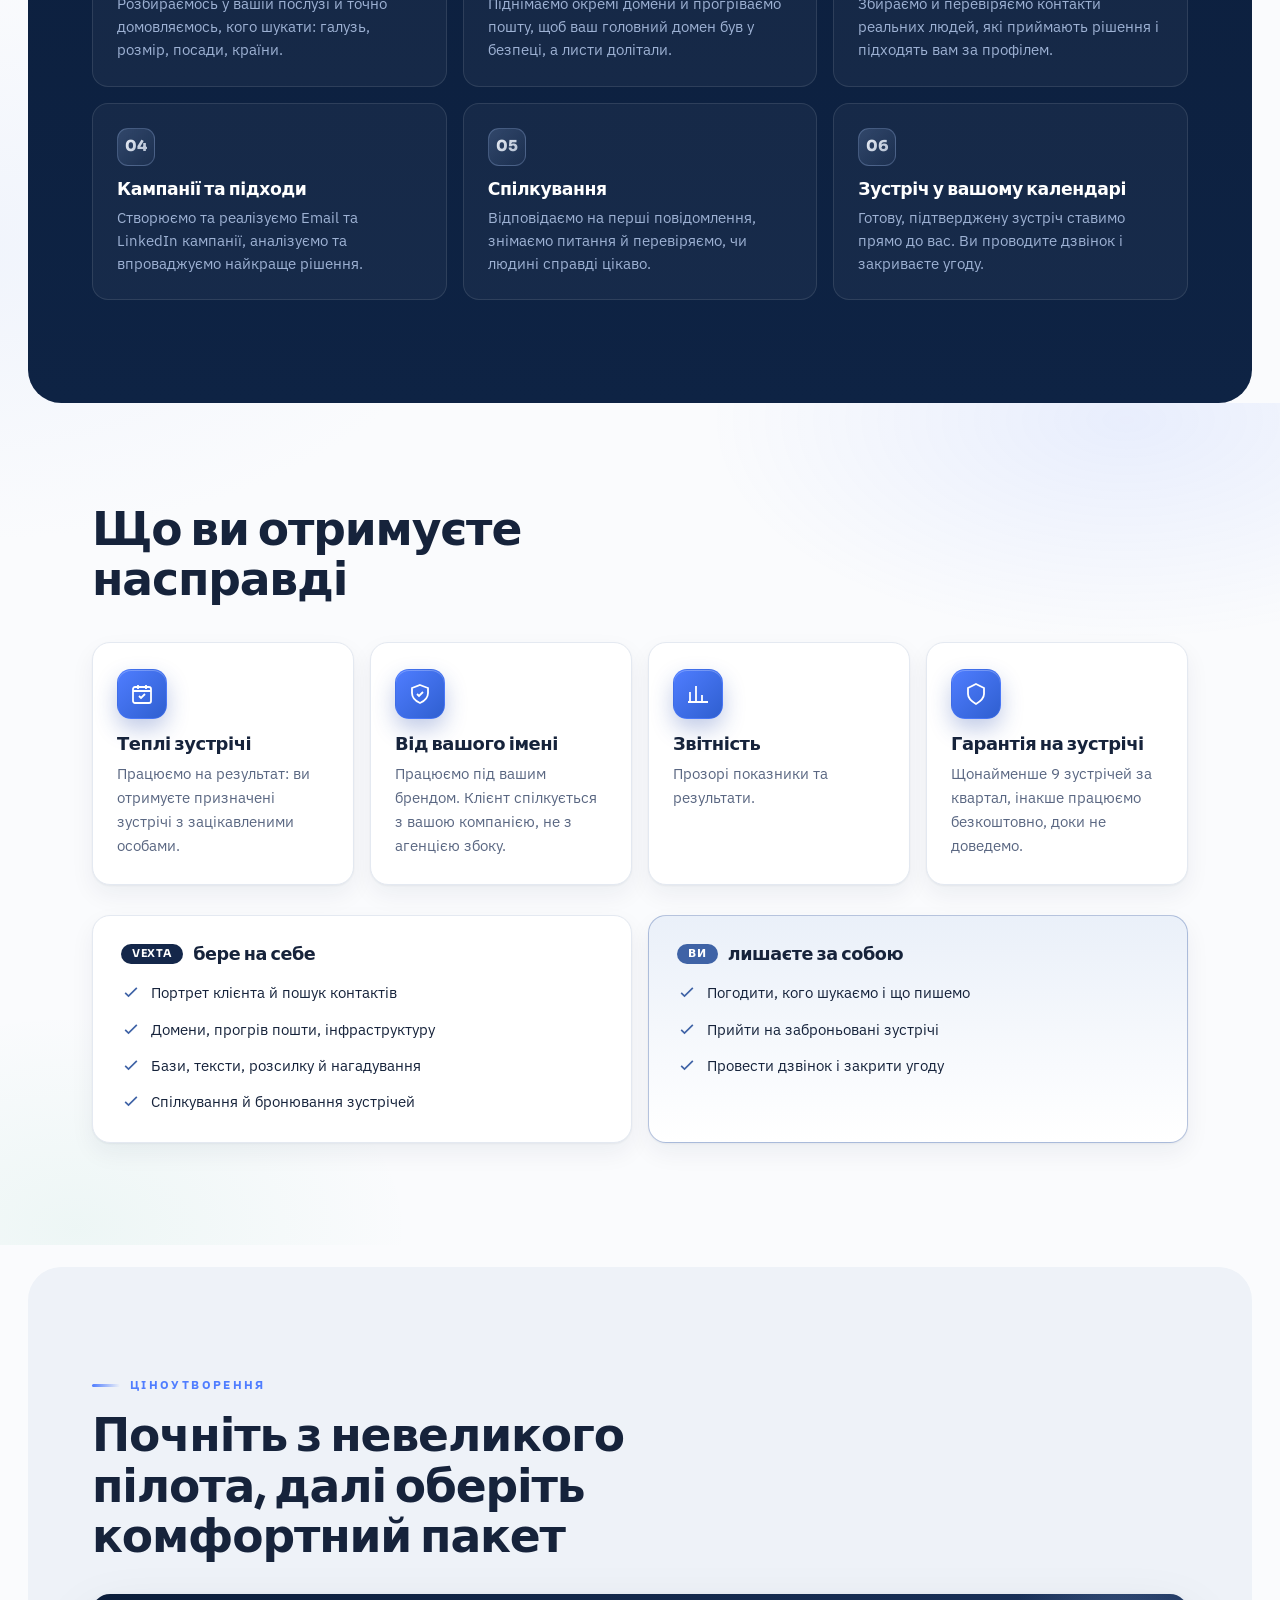
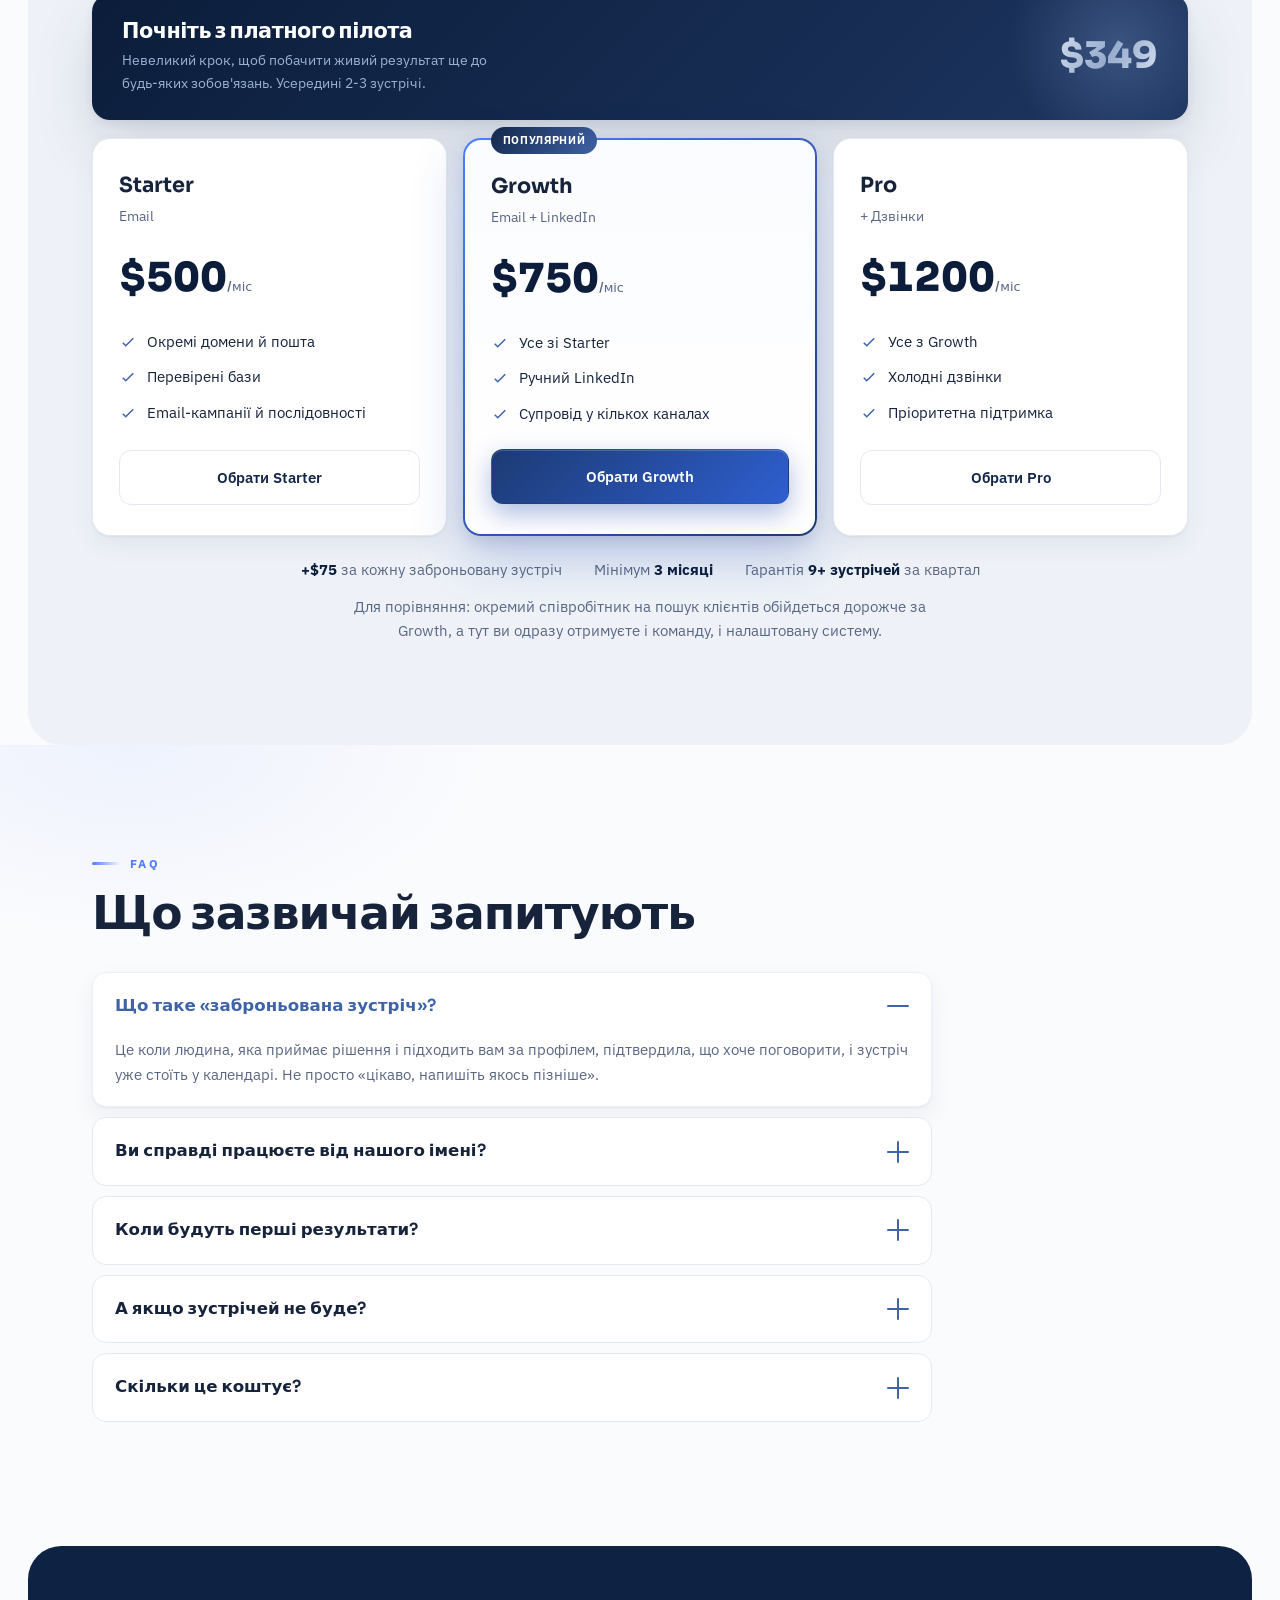
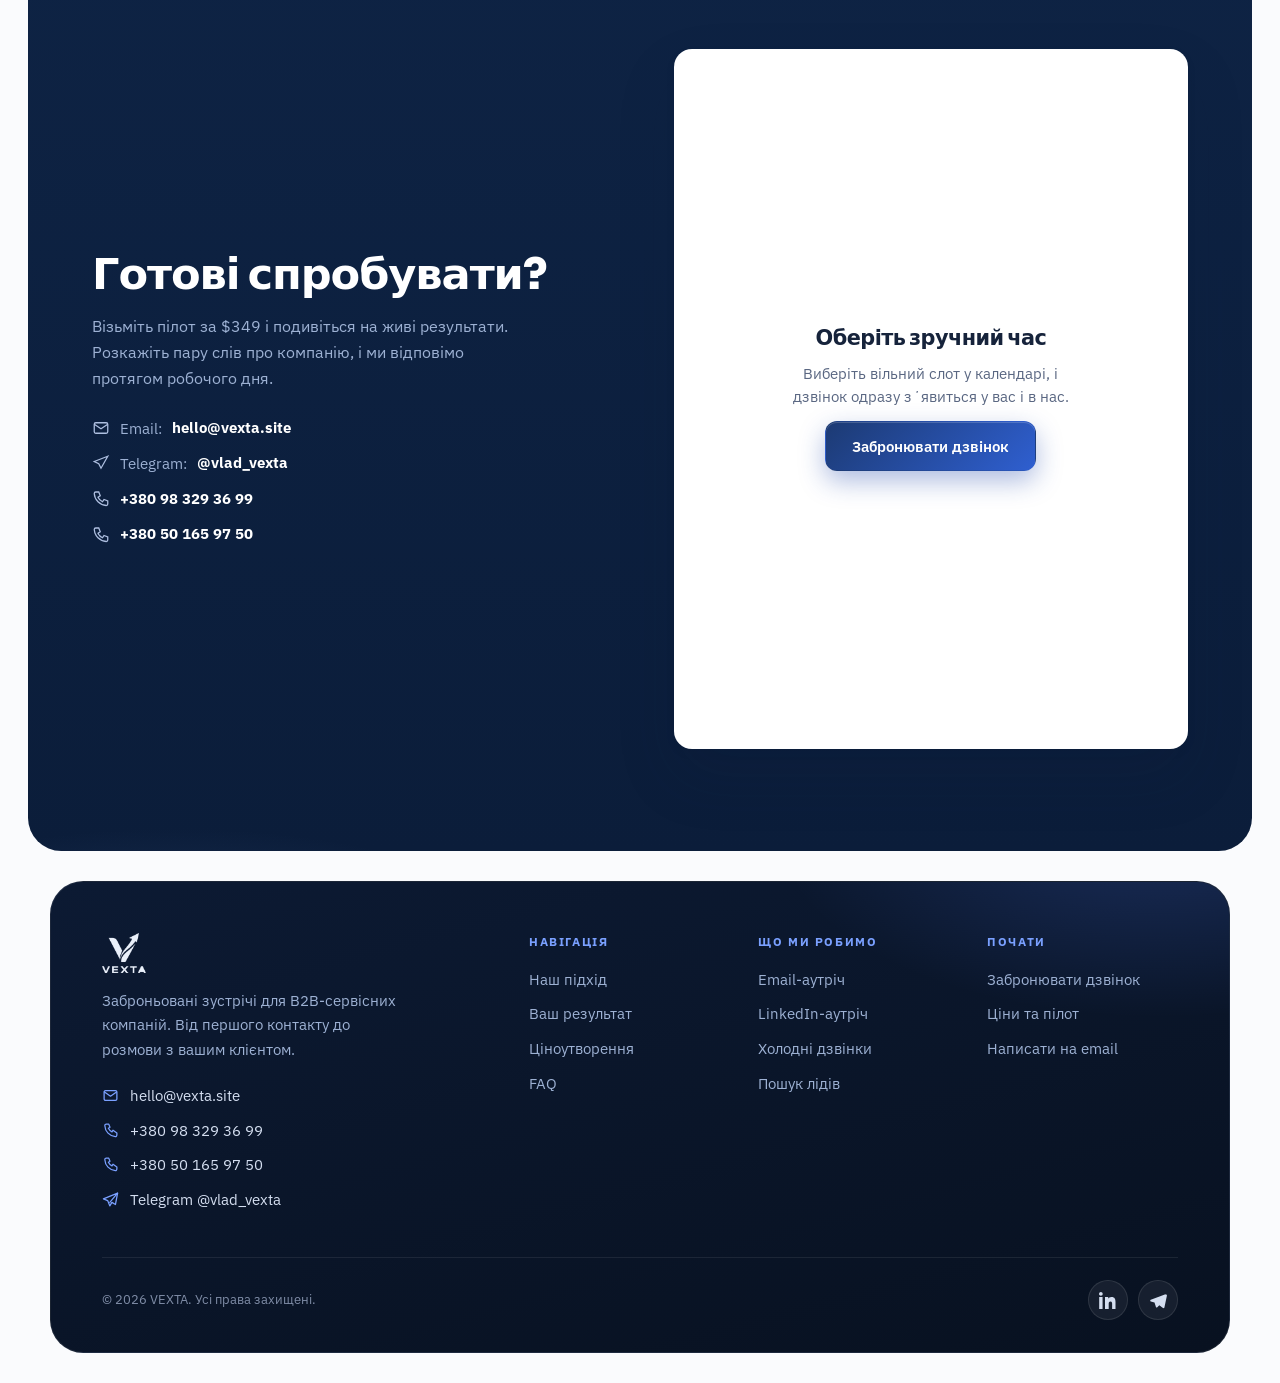
<file: ua/index.html>
<!doctype html>
<html lang="uk">
<head>
<meta charset="utf-8">
<meta name="viewport" content="width=device-width,initial-scale=1,viewport-fit=cover">
<title>VEXTA - Заброньовані B2B-зустрічі</title>
<link rel="icon" href="/favicon.ico" sizes="any">
<link rel="icon" type="image/png" sizes="96x96" href="/favicon-96x96.png">
<link rel="apple-touch-icon" href="/apple-touch-icon.png">
<meta name="description" content="VEXTA бронює цільові B2B-зустрічі для сервісних компаній. Аутріч через Email, LinkedIn і дзвінки повністю від вашого імені. Гарантія 9+ зустрічей за квартал.">
<link rel="preconnect" href="https://fonts.gstatic.com" crossorigin>
<link rel="stylesheet" href="https://fonts.googleapis.com/css2?family=Sora:wght@400;500;600;700;800&family=IBM+Plex+Sans:wght@0,400;0,500;0,600&display=swap">
<link href="https://assets.calendly.com/assets/external/widget.css" rel="stylesheet">
<script src="https://assets.calendly.com/assets/external/widget.js" async></script>
<style>
  /* VEXTA, преміум AI-лендинг у стилі лого: глибокий темно-синій + сріблястий металік + мʼяке світіння.
     Світла холодна база, темні банди, скляний мокап-календар у герої. Багато мʼякої анімації. */
  :root{
    --navy-deep:#0B1D3A; --navy:#14274a; --navy-2:#1d3560;
    --paper:#FAFBFD; --surface:#ffffff; --surface-2:#EEF2F8; --line:#E4E9F1;
    --ink:#16233b; --ink-soft:#5a6782;
    --steel:#3f63a6; --steel-2:#6b8cc8; --steel-soft:#EAF0F9;
    --accent:#4f7dff; --accent-2:#7aa0ff; --accent-soft:#e8eeff;
    --mint:#1faa7a; --mint-soft:#e3f6ef;
    --on-navy:#EAF0FA; --on-navy-soft:#9DB1D3;
    --radius:18px; --radius-s:12px;
    --ease:cubic-bezier(.2,0,0,1);
    --shadow-s:0 1px 2px rgba(16,32,60,.05), 0 10px 24px rgba(16,32,60,.06);
    --shadow:0 4px 10px rgba(16,32,60,.07), 0 28px 60px rgba(16,32,60,.13);
    --shadow-lift:0 6px 16px rgba(16,32,60,.09), 0 36px 72px rgba(16,32,60,.17);
    --glow:conic-gradient(from 180deg at 50% 50%, rgba(63,99,166,.0), rgba(90,130,200,.5), rgba(170,190,225,.3), rgba(63,99,166,.0));
    --f-display:"Sora","Trebuchet MS",system-ui,sans-serif;
    --f-body:"IBM Plex Sans",system-ui,-apple-system,sans-serif;
  }
  *{box-sizing:border-box;}
  html{scroll-behavior:smooth;}
  @media (prefers-reduced-motion: reduce){ html{scroll-behavior:auto;} }
  body{margin:0; background:radial-gradient(1100px 520px at 100% -8%, #edf2fb, transparent 62%), radial-gradient(900px 480px at -5% 30%, #f0f4fc, transparent 60%), var(--paper); color:var(--ink); font-family:var(--f-body); line-height:1.6; -webkit-font-smoothing:antialiased; overflow-x:hidden;}
  h1,h2,h3,h4{font-family:var(--f-display); line-height:1.1; text-wrap:balance; margin:0; letter-spacing:-.025em;}
  p{margin:0;} a{color:inherit; text-decoration:none;} img{max-width:100%;}
  .wrap{max-width:1140px; margin:0 auto; padding-left:max(22px,env(safe-area-inset-left,0px)); padding-right:max(22px,env(safe-area-inset-right,0px));}
  .silver{background:linear-gradient(120deg,#dfe7f2 0%,#9fb0cb 48%,#eef2f9 100%); -webkit-background-clip:text; background-clip:text; color:transparent;}
  .eyebrow{font-family:var(--f-body); font-size:.74rem; font-weight:700; letter-spacing:.2em; text-transform:uppercase; color:var(--accent); display:inline-flex; align-items:center; gap:10px;}
  .eyebrow::before{content:""; width:28px; height:3px; border-radius:2px; background:linear-gradient(90deg,var(--accent),transparent);}
  .section{padding-block:clamp(56px,8vw,104px);}
  .sec-head{max-width:62ch;} .sec-eyebrow{margin-bottom:16px;}
  .sec-title{font-size:clamp(1.7rem,4.6vw,2.85rem); font-weight:700;}
  .sec-lede{color:var(--ink-soft); margin-top:14px; font-size:1.05rem;}

  /* buttons */
  .btn{font-family:var(--f-body); font-weight:600; font-size:.95rem; padding:14px 26px; border-radius:12px; display:inline-flex; align-items:center; justify-content:center; gap:9px; cursor:pointer; border:1px solid transparent; position:relative; overflow:hidden; transition:transform .15s var(--ease), box-shadow .25s var(--ease), filter .2s var(--ease), background .2s var(--ease), border-color .2s var(--ease);}
  .btn:not(:disabled):active{transform:scale(.96);}
  .btn svg{width:17px; height:17px;}
  .btn-navy{background:linear-gradient(135deg,#1c3a73 0%,#2f5fd0 100%); color:#fff; box-shadow:0 10px 26px rgba(31,70,170,.36), inset 0 1px 0 rgba(255,255,255,.18);}
  .btn-navy:hover{filter:brightness(1.1); box-shadow:0 16px 36px rgba(31,70,170,.46), inset 0 1px 0 rgba(255,255,255,.22); transform:translateY(-1px);}
  .btn-silver{background:linear-gradient(135deg,#f7f9fd 0%,#cbd5e4 52%,#eaeff7 100%); color:var(--navy-deep); border:1px solid #d6dEEA; box-shadow:0 10px 26px rgba(10,20,40,.3);}
  .btn-silver:hover{filter:brightness(1.05); transform:translateY(-1px);}
  .btn-ghost{background:transparent; border-color:var(--line); color:var(--navy);}
  .btn-ghost:hover{border-color:var(--steel); color:var(--steel);}
  .btn-ghost-light{background:rgba(255,255,255,.07); border-color:rgba(255,255,255,.28); color:#fff;}
  .btn-ghost-light:hover{background:rgba(255,255,255,.15);}
  .btn-navy::after,.btn-silver::after{content:""; position:absolute; top:0; left:-130%; width:62%; height:100%; background:linear-gradient(100deg,transparent,rgba(255,255,255,.5),transparent); transform:skewX(-18deg); transition:left .65s ease;}
  .btn-navy:hover::after,.btn-silver:hover::after{left:150%;}
  @media (prefers-reduced-motion: reduce){ .btn-navy::after,.btn-silver::after{display:none;} }

  /* HEADER */
  header.nav{position:sticky; top:env(safe-area-inset-top,0px); z-index:60; background:color-mix(in srgb,var(--paper) 82%,transparent); backdrop-filter:blur(16px); border-bottom:1px solid transparent; transition:border-color .25s, box-shadow .25s, background .25s;}
  header.nav.scrolled{border-bottom-color:var(--line); box-shadow:0 6px 26px rgba(16,32,60,.07);}
  .nav-in{display:flex; align-items:center; gap:20px; padding-block:12px;}
  .brand img{height:46px; width:auto; display:block;}
  .nav-links{display:flex; gap:28px; margin-left:16px; font-size:.93rem; color:var(--ink-soft); font-weight:500;}
  .nav-links a{position:relative; padding:4px 0;}
  .nav-links a::after{content:""; position:absolute; left:0; bottom:-3px; width:0; height:2px; background:linear-gradient(90deg,var(--steel),var(--steel-2)); border-radius:2px; transition:width .22s ease;}
  .nav-links a:hover{color:var(--navy);} .nav-links a:hover::after{width:100%;}
  .nav-right{margin-left:auto; display:flex; align-items:center; gap:14px;}
  .lang{font-size:.82rem; color:var(--ink-soft); font-weight:600; letter-spacing:.05em; cursor:pointer;} .lang b{color:var(--navy);}
  .burger{display:none; width:42px; height:42px; border:1px solid var(--line); border-radius:11px; background:var(--surface); cursor:pointer; align-items:center; justify-content:center; flex-direction:column; gap:4px;}
  .burger span{width:18px; height:2px; background:var(--navy); border-radius:2px;}
  .mobile-menu{display:none; flex-direction:column; padding:6px 22px 18px; border-bottom:1px solid var(--line); background:var(--paper);}
  .mobile-menu a{padding:13px 0; color:var(--ink); font-weight:500; border-bottom:1px solid var(--line);}
  .mobile-menu .btn{margin-top:14px;}
  .mobile-menu.open{display:flex;}
  @media (max-width:920px){ .nav-links,.nav-right .lang{display:none;} .burger{display:flex;} }
  @media (max-width:560px){ .nav-right .btn{display:none;} }

  /* HERO */
  .hero{position:relative; overflow:hidden; color:var(--on-navy);
    background:
      radial-gradient(900px 520px at 86% -8%, rgba(79,125,255,.30), transparent 60%),
      radial-gradient(720px 520px at 2% 24%, rgba(31,170,122,.14), transparent 60%),
      linear-gradient(180deg,var(--navy-deep) 0%, #0d2142 55%, #11336b 100%);}
  .hero::before{content:""; position:absolute; inset:0; z-index:0; pointer-events:none;
    background-image:linear-gradient(rgba(150,180,240,.07) 1px,transparent 1px),linear-gradient(90deg,rgba(150,180,240,.07) 1px,transparent 1px);
    background-size:46px 46px;
    -webkit-mask:radial-gradient(780px 540px at 72% 18%, #000 38%, transparent 80%); mask:radial-gradient(780px 540px at 72% 18%, #000 38%, transparent 80%);}
  .hero .aurora{position:absolute; inset:-30% -10% auto -10%; height:130%; background:
      radial-gradient(640px 320px at 80% 8%, rgba(79,125,255,.50), transparent 60%),
      radial-gradient(560px 300px at 14% 22%, rgba(63,99,166,.40), transparent 62%),
      radial-gradient(440px 280px at 52% 62%, rgba(31,170,122,.16), transparent 62%);
     filter:blur(12px); animation:aurora 16s ease-in-out infinite alternate; z-index:0;}
  @keyframes aurora{0%{transform:translate3d(0,0,0) scale(1);}100%{transform:translate3d(0,-18px,0) scale(1.06);}}
  @media (prefers-reduced-motion: reduce){ .hero .aurora{animation:none;} }
  .hero::after{content:""; position:absolute; inset:0; z-index:1; pointer-events:none; opacity:.05; mix-blend-mode:overlay;
    background-image:url("data:image/svg+xml,%3Csvg xmlns='http://www.w3.org/2000/svg' width='140' height='140'%3E%3Cfilter id='n'%3E%3CfeTurbulence type='fractalNoise' baseFrequency='0.85' numOctaves='2' stitchTiles='stitch'/%3E%3C/filter%3E%3Crect width='100%25' height='100%25' filter='url(%23n)'/%3E%3C/svg%3E");}
  .hero-in{position:relative; z-index:2; padding-block:clamp(48px,7vw,92px); display:grid; grid-template-columns:1.05fr .95fr; gap:48px; align-items:center;}
  .hero h1{font-size:clamp(2.1rem,5.6vw,3.7rem); font-weight:800; color:#fff;}
  .hero h1 .silver{background:linear-gradient(118deg,#dce7ff 0%,#9fbcff 48%,#eef3ff 100%); -webkit-background-clip:text; background-clip:text; color:transparent;}
  .hero .eyebrow{color:#aebfe0;} .hero .eyebrow::before{background:linear-gradient(90deg,#8fa6d6,transparent);}
  .hero p.sub{margin-top:20px; max-width:54ch; color:var(--on-navy-soft); font-size:clamp(1.02rem,2.1vw,1.2rem);}
  .hero .cta-row{display:flex; gap:12px; flex-wrap:wrap; margin-top:30px;}
  .hero .pill-row{display:flex; gap:10px 18px; flex-wrap:wrap; margin-top:22px; font-size:.84rem; color:var(--on-navy-soft);}
  .hero .pill-row span{display:inline-flex; align-items:center; gap:7px;}
  .hero .pill-row svg{width:15px; height:15px; stroke:var(--steel-2); fill:none; stroke-width:2;}
  @media (max-width:900px){ .hero-in{grid-template-columns:1fr; gap:36px;} }

  /* hero mockup card */
  .mock{position:relative; background:rgba(255,255,255,.96); border:1px solid rgba(255,255,255,.6); border-radius:20px; padding:18px; box-shadow:inset 0 1px 0 rgba(255,255,255,.9), 0 2px 8px rgba(5,15,35,.20), 0 18px 40px rgba(5,15,35,.28), 0 44px 84px rgba(5,15,35,.36); color:var(--ink); animation:floatcard 6s ease-in-out infinite;}
  .mock::before{content:""; position:absolute; inset:-16% -12%; z-index:-1; border-radius:44px; pointer-events:none;
    background:radial-gradient(58% 52% at 52% 46%, rgba(79,125,255,.60), rgba(79,125,255,0) 72%); filter:blur(16px);}
  @keyframes floatcard{0%,100%{transform:translateY(0);}50%{transform:translateY(-12px);}}
  @media (prefers-reduced-motion: reduce){ .mock{animation:none;} }
  .mock .mh{display:flex; align-items:center; gap:10px; padding:4px 6px 14px; border-bottom:1px solid var(--line);}
  .mock .mh .cal{width:34px; height:34px; border-radius:10px; background:var(--navy-deep); display:flex; align-items:center; justify-content:center;}
  .mock .mh .cal svg{width:18px; height:18px; stroke:#cdd8ec; fill:none; stroke-width:1.8;}
  .mock .mh .tt{font-family:var(--f-display); font-weight:700; font-size:1rem;}
  .mock .mh .live{margin-left:auto; display:inline-flex; align-items:center; gap:6px; font-size:.72rem; font-weight:600; color:var(--mint); background:var(--mint-soft); padding:4px 9px; border-radius:999px;}
  .mock .mh .live i{width:7px; height:7px; border-radius:50%; background:var(--mint); animation:pulse 1.6s ease-in-out infinite;}
  @keyframes pulse{0%,100%{box-shadow:0 0 0 0 rgba(31,170,122,.5);}50%{box-shadow:0 0 0 6px rgba(31,170,122,0);}}
  .slot{display:flex; align-items:center; gap:12px; padding:13px 6px; border-bottom:1px solid var(--surface-2);}
  .slot:last-of-type{border-bottom:0;}
  .slot .av{width:38px; height:38px; border-radius:11px; display:flex; align-items:center; justify-content:center; font-weight:700; font-size:.82rem; color:#fff; flex:none;}
  .slot .nm{font-weight:600; font-size:.92rem;} .slot .mt{font-size:.78rem; color:var(--ink-soft); margin-top:1px;}
  .slot .chip{margin-left:auto; font-size:.68rem; font-weight:600; color:var(--mint); background:var(--mint-soft); padding:4px 9px; border-radius:999px; white-space:nowrap;}
  .mock .mfoot{margin-top:6px; padding-top:12px; border-top:1px solid var(--line); font-size:.8rem; color:var(--ink-soft); text-align:center;}
  .mock .mcap{position:absolute; top:-10px; left:16px; font-size:.64rem; letter-spacing:.08em; text-transform:uppercase; color:var(--ink-soft); background:var(--paper); padding:2px 8px; border-radius:999px; border:1px solid var(--line);}
  .mock .badge{position:absolute; right:-14px; bottom:26px; background:#fff; border:1px solid var(--line); border-radius:12px; padding:10px 13px; box-shadow:var(--shadow); display:flex; align-items:center; gap:9px; font-size:.82rem; font-weight:600; animation:floatcard 6s ease-in-out infinite reverse;}
  .mock .badge i{width:9px; height:9px; border-radius:50%; background:var(--mint); animation:pulse 1.6s ease-in-out infinite;}
  @media (max-width:420px){ .mock .badge{display:none;} }
  /* hero flow scene */
  .mock .flow{padding:14px 2px 6px;}
  .mock svg.fl{width:100%; height:auto; display:block; overflow:visible;}
  .fl .node{fill:#fff; stroke:var(--line); stroke-width:1.3;}
  .fl .nlabel{font-family:var(--f-body); font-size:14px; font-weight:600; fill:var(--ink);}
  .fl .nicon{stroke:var(--steel); fill:none; stroke-width:1.8; stroke-linecap:round; stroke-linejoin:round;}
  .fl .conn{fill:none; stroke:rgba(107,140,200,.3); stroke-width:2.6; stroke-linecap:round;}
  .fl .flowdash{fill:none; stroke:#4a6aa0; stroke-width:2.8; stroke-linecap:round; stroke-dasharray:3 13;}
  .fl .hubglow{fill:none; stroke:rgba(107,140,200,.28); stroke-width:1.4;}
  .fl .hubc{fill:url(#hubg); stroke:rgba(255,255,255,.55); stroke-width:1.2;}
  .fl .hubring{fill:none; stroke:#6b8cc8; stroke-width:1.6; opacity:0;}
  .fl .hubtext{font-family:var(--f-display); font-weight:800; fill:#fff; font-size:17px; letter-spacing:.08em; text-anchor:middle;}
  .fl .outc{fill:url(#outg);}
  .fl .outbig{font-family:var(--f-display); font-weight:800; fill:#fff; font-size:31px; text-anchor:middle;}
  .fl .outsm{font-family:var(--f-body); font-size:12px; font-weight:600; fill:rgba(255,255,255,.92); text-anchor:middle;}
  html.js .fl .flowdash{animation:flow 1.2s linear infinite;}
  @keyframes flow{to{stroke-dashoffset:-32;}}
  html.js .fl .hubring{animation:hubpulse 2.8s ease-out infinite;}
  html.js .fl .hubring.r2{animation-delay:1.4s;}
  @keyframes hubpulse{0%{r:44; opacity:.45;}100%{r:70; opacity:0;}}
  html.js .fl .chg{opacity:0; transform:translateX(-10px); transform-box:fill-box; transform-origin:center; animation:nodein .55s ease forwards;}
  html.js .fl .chg.n2{animation-delay:.14s;} html.js .fl .chg.n3{animation-delay:.28s;}
  @keyframes nodein{to{opacity:1; transform:translateX(0);}}
  html.js .fl .outgrp{opacity:0; transform:scale(.92); transform-box:fill-box; transform-origin:center; animation:outin .6s ease forwards .55s;}
  @keyframes outin{to{opacity:1; transform:scale(1);}}
  .mock .cstat{display:flex; align-items:baseline; gap:10px; padding:14px 6px 2px; border-top:1px solid var(--surface-2); margin-top:10px;}
  .mock .cstat .big{font-family:var(--f-display); font-weight:800; font-size:1.55rem; color:var(--navy-deep); line-height:1;}
  .mock .cstat .cl{font-size:.82rem; color:var(--ink-soft);}
  @media (prefers-reduced-motion: reduce){ html.js .fl .flowdash,html.js .fl .hubring,html.js .fl .chg,html.js .fl .outgrp{animation:none; opacity:1; transform:none;} html.js .fl .hubring{opacity:0;} }

  /* stats strip */
  .stats{position:relative; z-index:2; display:grid; grid-template-columns:repeat(3,1fr); gap:1px; margin-top:8px; background:rgba(255,255,255,.1); border:1px solid rgba(255,255,255,.12); border-radius:16px; overflow:hidden;}
  .stat{background:linear-gradient(180deg,rgba(13,25,48,.3),rgba(13,25,48,.05)); padding:20px 18px; text-align:left; transition:background .2s;}
  .stat:hover{background:rgba(255,255,255,.06);}
  .stat .n{font-family:var(--f-display); font-weight:800; font-size:clamp(1.5rem,3.4vw,2.1rem); line-height:1; font-variant-numeric:tabular-nums;}
  .stat .l{font-size:.8rem; color:var(--on-navy-soft); margin-top:7px; line-height:1.4;} .stat .l b{color:#cdd8ec; font-weight:600;}
  @media (max-width:760px){ .stats{grid-template-columns:1fr 1fr;} .stat:last-child{grid-column:1/-1;} }

  /* reveal */
  .reveal{opacity:1; transform:none;}
  html.js .reveal{opacity:0; transform:translateY(22px); transition:opacity .7s var(--ease), transform .7s var(--ease); transition-delay:calc(var(--i,0)*70ms);}
  html.js .reveal.in{opacity:1; transform:none;}
  @media (prefers-reduced-motion: reduce){ html.js .reveal{opacity:1 !important; transform:none !important;} }
  /* hover-lift only on real pointers, so it never latches on touch */
  @media (hover:none){ .card:hover,.step:hover,.plan:hover,.btn:hover{transform:none;} }

  /* cards */
  .grid{display:grid; gap:16px;} .g4{grid-template-columns:repeat(4,1fr);} .g3{grid-template-columns:repeat(3,1fr);}
  .card{background:var(--surface); border:1px solid var(--line); border-radius:var(--radius); padding:26px 24px; box-shadow:var(--shadow-s); transition:transform .25s var(--ease), box-shadow .25s var(--ease), border-color .25s var(--ease);}
  .card:hover{transform:translateY(-6px); box-shadow:var(--shadow-lift); border-color:var(--steel-soft);}
  .card .ic{width:50px; height:50px; border-radius:14px; background:linear-gradient(135deg,var(--accent),#2f5fd0); border:1px solid rgba(79,125,255,.35); display:flex; align-items:center; justify-content:center; margin-bottom:16px; box-shadow:0 10px 22px rgba(31,70,170,.28), inset 0 1px 0 rgba(255,255,255,.25);}
  .card .ic svg{width:24px; height:24px; stroke:#fff; fill:none; stroke-width:1.8;}
  .card h3{font-size:1.12rem; font-weight:600;}
  .card p{color:var(--ink-soft); font-size:.94rem; margin-top:8px;}
  @media (max-width:900px){ .g4{grid-template-columns:1fr 1fr;} .g3{grid-template-columns:1fr;} }
  @media (max-width:560px){ .g4{grid-template-columns:1fr;} }
  /* lit light sections */
  #value,#faq{position:relative;}
  #value::before{content:""; position:absolute; inset:0; z-index:0; pointer-events:none; background:radial-gradient(720px 380px at 88% 2%, rgba(79,125,255,.10), transparent 58%), radial-gradient(560px 360px at 6% 98%, rgba(31,170,122,.06), transparent 60%);}
  #faq::before{content:""; position:absolute; inset:0; z-index:0; pointer-events:none; background:radial-gradient(640px 340px at 10% 0%, rgba(79,125,255,.07), transparent 58%);}
  #value>.wrap,#faq>.wrap{position:relative; z-index:1;}

  /* PROCESS timeline */
  .process{background:linear-gradient(180deg,var(--navy-deep),#0e2344); color:var(--on-navy); position:relative; overflow:hidden;}
  .process .aurora2{position:absolute; inset:0; background:radial-gradient(700px 320px at 85% 0%, rgba(107,140,200,.22), transparent 60%); z-index:0;}
  .process .wrap{position:relative; z-index:1;}
  .process .sec-title{color:#fff;} .process .eyebrow{color:#aebfe0;} .process .eyebrow::before{background:linear-gradient(90deg,#8fa6d6,transparent);} .process .sec-lede{color:var(--on-navy-soft);}
  .steps{display:grid; grid-template-columns:repeat(3,1fr); gap:16px; margin-top:40px;}
  .step{background:rgba(255,255,255,.04); border:1px solid rgba(255,255,255,.1); border-radius:16px; padding:24px; position:relative; transition:transform .25s var(--ease), background .25s var(--ease), border-color .25s var(--ease);}
  .step:hover{transform:translateY(-6px); background:rgba(255,255,255,.08); border-color:rgba(130,160,210,.45);}
  .step .k{display:inline-flex; align-items:center; justify-content:center; width:38px; height:38px; border-radius:11px; background:linear-gradient(135deg,rgba(130,160,210,.25),rgba(130,160,210,.05)); border:1px solid rgba(150,175,220,.3); font-family:var(--f-display); font-weight:800; font-size:.95rem; margin-bottom:14px;}
  .step .k span{background:linear-gradient(135deg,#eef2f9,#aab7cc); -webkit-background-clip:text; background-clip:text; color:transparent;}
  .step h3{color:#fff; font-size:1.08rem; margin:0 0 7px;}
  .step p{color:var(--on-navy-soft); font-size:.91rem;}
  @media (max-width:820px){ .steps{grid-template-columns:1fr;} }

  /* SPLIT */
  .split{display:grid; grid-template-columns:1fr 1fr; gap:16px; margin-top:30px;}
  .split .box{background:var(--surface); border:1px solid var(--line); border-radius:var(--radius); padding:28px; box-shadow:var(--shadow-s);}
  .split .box.accent{border-color:color-mix(in srgb,var(--steel) 38%,transparent); background:linear-gradient(180deg,var(--steel-soft),var(--surface));}
  .split h4{font-size:1.1rem; margin-bottom:16px; display:flex; align-items:center; gap:10px;}
  .split h4 .tag{font-size:.68rem; font-weight:700; letter-spacing:.06em; text-transform:uppercase; padding:4px 11px; border-radius:999px; background:var(--navy); color:#fff;}
  .split .box.accent h4 .tag{background:var(--steel);}
  .split ul{list-style:none; padding:0; margin:0; display:grid; gap:12px;}
  .split li{padding-left:30px; position:relative; font-size:.95rem; color:var(--ink);}
  .split li svg{position:absolute; left:0; top:2px; width:20px; height:20px; stroke:var(--steel); fill:none; stroke-width:2;}
  @media (max-width:620px){ .split{grid-template-columns:1fr;} }

  /* PRICING */
  .pricing{background:var(--surface-2);}
  .pilot-strip{display:flex; justify-content:space-between; align-items:center; gap:18px; flex-wrap:wrap; background:linear-gradient(135deg,var(--navy-deep),var(--navy-2)); color:var(--on-navy); border-radius:var(--radius); padding:26px 30px; margin:32px 0 18px; box-shadow:var(--shadow); position:relative; overflow:hidden;}
  .pilot-strip::after{content:""; position:absolute; right:-50px; top:-70px; width:240px; height:240px; background:radial-gradient(circle,rgba(130,160,210,.3),transparent 65%);}
  .pilot-strip h3{color:#fff; font-size:1.3rem; position:relative;}
  .pilot-strip p{color:var(--on-navy-soft); font-size:.9rem; margin-top:5px; max-width:48ch; position:relative;}
  .pilot-strip .pr{font-family:var(--f-display); font-weight:800; font-size:2.3rem; white-space:nowrap; position:relative;}
  .plans{display:grid; grid-template-columns:repeat(3,1fr); gap:16px;}
  .plan{background:var(--surface); border:1px solid var(--line); border-radius:var(--radius); padding:30px 26px; display:flex; flex-direction:column; box-shadow:var(--shadow-s); position:relative; transition:transform .25s var(--ease), box-shadow .25s var(--ease);}
  .plan:hover{transform:translateY(-6px); box-shadow:var(--shadow-lift);}
  .plan.feat{border:0; box-shadow:0 20px 50px rgba(31,70,170,.26), 0 6px 16px rgba(16,32,60,.1); background:linear-gradient(180deg,#fbfcff,var(--surface)) padding-box, linear-gradient(135deg,var(--accent),#1c3a73) border-box; border:2px solid transparent; transform:translateY(-6px);}
  @media (max-width:820px){ .plan.feat{transform:none;} }
  .plan .badge{position:absolute; top:-13px; left:26px; background:linear-gradient(135deg,var(--navy),var(--steel)); color:#fff; font-size:.68rem; font-weight:700; letter-spacing:.06em; text-transform:uppercase; padding:5px 12px; border-radius:999px;}
  .plan .nm{font-family:var(--f-display); font-weight:700; font-size:1.3rem;}
  .plan .ch{color:var(--ink-soft); font-size:.88rem; margin:3px 0 18px;}
  .plan .pr{font-family:var(--f-display); font-weight:800; font-size:2.5rem; color:var(--navy-deep); font-variant-numeric:tabular-nums;}
  .plan .pr small{font-size:.8rem; color:var(--ink-soft); font-weight:500;}
  .plan ul{list-style:none; padding:0; margin:20px 0 24px; display:grid; gap:12px;}
  .plan li{padding-left:28px; position:relative; font-size:.92rem;}
  .plan li svg{position:absolute; left:0; top:3px; width:18px; height:18px; stroke:var(--steel); fill:none; stroke-width:2;}
  .plan .btn{margin-top:auto;}
  .terms{margin-top:22px; display:flex; gap:12px 32px; flex-wrap:wrap; justify-content:center; font-size:.92rem; color:var(--ink-soft);} .terms b{color:var(--navy-deep);}
  .anchor-note{text-align:center; margin-top:14px; font-size:.93rem; color:var(--ink-soft); max-width:64ch; margin-inline:auto;}
  @media (max-width:820px){ .plans{grid-template-columns:1fr;} }

  /* FAQ */
  .faq{display:grid; gap:10px; max-width:840px; margin-top:32px;}
  .faq details{background:var(--surface); border:1px solid var(--line); border-radius:14px; padding:2px 22px; transition:border-color .2s, box-shadow .2s;}
  .faq details[open]{border-color:var(--steel-soft); box-shadow:var(--shadow-s);}
  .faq summary{font-family:var(--f-display); font-weight:600; font-size:1.04rem; cursor:pointer; padding:18px 0; list-style:none; display:flex; justify-content:space-between; gap:12px; align-items:center;}
  .faq summary::-webkit-details-marker{display:none;}
  .faq summary .pm{width:22px; height:22px; flex:none; position:relative;}
  .faq summary .pm::before,.faq summary .pm::after{content:""; position:absolute; background:var(--steel); border-radius:2px; transition:transform .22s;}
  .faq summary .pm::before{left:0; top:10px; width:22px; height:2px;}
  .faq summary .pm::after{left:10px; top:0; width:2px; height:22px;}
  .faq details[open] summary{color:var(--steel);}
  .faq details[open] summary .pm::after{transform:scaleY(0);}
  .faq p{color:var(--ink-soft); font-size:.96rem; padding:0 0 18px;}

  /* CTA + FORM */
  .cta{position:relative; overflow:hidden; color:var(--on-navy); background:linear-gradient(180deg,#0e2344,var(--navy-deep));}
  .cta .aurora3{position:absolute; inset:0; background:radial-gradient(760px 340px at 12% 120%, rgba(107,140,200,.3), transparent 60%); z-index:0;}
  .cta .wrap{position:relative; z-index:1;}
  .cta-grid{display:grid; grid-template-columns:1.05fr 1fr; gap:42px; align-items:center;}
  .cta h2{color:#fff; font-size:clamp(1.8rem,4.4vw,2.7rem); font-weight:800;}
  .cta p.sub{color:var(--on-navy-soft); margin-top:16px; max-width:44ch;}
  .cta .contacts{margin-top:24px; display:grid; gap:10px; font-size:.95rem;}
  .cta .contacts span{color:var(--on-navy-soft); display:flex; align-items:center; gap:10px;}
  .cta .contacts b{color:#fff;} .cta .contacts svg{width:18px; height:18px; stroke:#aebfe0; fill:none; stroke-width:1.7; flex:none;}
  form.lead{background:var(--surface); border-radius:var(--radius); padding:30px; box-shadow:var(--shadow);}
  form.lead h3{font-size:1.3rem; margin-bottom:4px; color:var(--ink);}
  form.lead .hint{color:var(--ink-soft); font-size:.88rem; margin-bottom:14px;}
  form.lead label{display:block; font-size:.82rem; font-weight:600; color:var(--ink); margin:14px 0 5px;}
  form.lead input, form.lead select{width:100%; padding:12px 14px; border:1px solid var(--line); border-radius:11px; background:var(--paper); color:var(--ink); font:inherit; font-size:.92rem; transition:border-color .15s, box-shadow .15s;}
  form.lead input:focus, form.lead select:focus{outline:none; border-color:var(--steel); box-shadow:0 0 0 3px var(--steel-soft);}
  form.lead .btn{width:100%; margin-top:20px;}
  form.lead .ok{display:none; margin-top:14px; background:var(--mint-soft); color:var(--mint); border-radius:11px; padding:12px 14px; font-size:.9rem; font-weight:600;}
  form.lead .alt{text-align:center; margin-top:14px; font-size:.84rem; color:var(--ink-soft);}
  @media (max-width:820px){ .cta-grid{grid-template-columns:1fr;} }

  /* FOOTER */
  /* rounded "blocks" rhythm */
  .process,.cta{border-radius:clamp(22px,2.6vw,36px); margin:clamp(12px,2vw,22px) clamp(12px,3vw,28px) 0; overflow:hidden;}
  .pricing{border-radius:clamp(22px,2.6vw,36px); margin:clamp(12px,2vw,22px) clamp(12px,3vw,28px) 0; overflow:hidden;}

  /* FOOTER - dark rounded block */
  footer.ft{background:transparent; padding:clamp(16px,2.4vw,30px) clamp(12px,3vw,28px) clamp(18px,2.4vw,30px);}
  .ft-card{position:relative; overflow:hidden; max-width:1180px; margin:0 auto; background:linear-gradient(165deg,#0c1a33 0%,#081120 100%); border:1px solid rgba(255,255,255,.08); border-radius:clamp(22px,2.6vw,36px); padding:clamp(34px,4vw,60px) clamp(24px,4vw,58px) clamp(22px,2.6vw,32px); color:var(--on-navy-soft);}
  .ft-card::before{content:""; position:absolute; inset:0; z-index:0; pointer-events:none; background:radial-gradient(640px 320px at 94% -12%, rgba(79,125,255,.22), transparent 60%);}
  .ft-top{position:relative; z-index:1; display:grid; grid-template-columns:1.1fr 1.9fr; gap:clamp(30px,4vw,60px);}
  .ft-brand .ftlogo{height:40px; width:auto; display:block;}
  .ft-brand .tagline{margin-top:16px; max-width:34ch; font-size:.92rem; line-height:1.65; color:var(--on-navy-soft);}
  .ft-contact{margin-top:22px; display:grid; gap:11px;}
  .ft-contact a{display:inline-flex; align-items:center; gap:11px; font-size:.92rem; color:#d4def0; width:max-content; transition:color .15s;}
  .ft-contact a svg{width:17px; height:17px; stroke:var(--accent-2); fill:none; stroke-width:1.8; stroke-linecap:round; stroke-linejoin:round; flex:none;}
  .ft-contact a:hover{color:#fff;}
  .ft-cols{display:grid; grid-template-columns:repeat(3,1fr); gap:clamp(20px,3vw,42px);}
  .ft-cols h5{color:var(--accent-2); font-size:.72rem; letter-spacing:.14em; text-transform:uppercase; margin:0 0 16px; font-family:var(--f-body); font-weight:700;}
  .ft-cols a{display:block; font-size:.93rem; margin:11px 0; color:var(--on-navy-soft); transition:color .15s var(--ease), padding-left .18s var(--ease);}
  @media (hover:hover){ .ft-cols a:hover{color:#fff; padding-left:5px;} }
  .ft-bar{position:relative; z-index:1; margin-top:clamp(28px,4vw,46px); padding-top:22px; border-top:1px solid rgba(255,255,255,.08); display:flex; justify-content:space-between; align-items:center; gap:16px; flex-wrap:wrap; font-size:.84rem; color:#7f8ca6;}
  .ft-social{display:flex; gap:10px;}
  .ft-social a{width:40px; height:40px; border-radius:50%; background:rgba(255,255,255,.06); border:1px solid rgba(255,255,255,.1); display:inline-flex; align-items:center; justify-content:center; transition:background .18s var(--ease), transform .18s var(--ease); color:#d4def0;}
  .ft-social a:hover{background:var(--accent); border-color:transparent; transform:translateY(-2px); color:#fff;}
  .ft-social svg{width:18px; height:18px; fill:currentColor;}
  @media (max-width:860px){ .ft-top{grid-template-columns:1fr;} }
  @media (max-width:560px){ .ft-cols{grid-template-columns:1fr 1fr;} .ft-bar{flex-direction:column-reverse; align-items:flex-start; gap:18px;} }

  .proto-tag{position:fixed; right:12px; bottom:calc(12px + env(safe-area-inset-bottom,0px)); z-index:70; background:linear-gradient(135deg,var(--navy),var(--steel)); color:#fff; font-size:.72rem; font-weight:700; letter-spacing:.04em; padding:8px 13px; border-radius:999px; box-shadow:var(--shadow); opacity:.95;}

  /* --- live site: calendly + working links --- */
  a.lang{text-decoration:none; cursor:pointer;}
  .cta .contacts a{color:#fff; text-decoration:none; border-bottom:1px solid transparent; transition:border-color .15s;}
  .cta .contacts a:hover{border-color:rgba(255,255,255,.55);}
  .cal-embed{border-radius:var(--radius); overflow:hidden; box-shadow:var(--shadow); background:var(--surface);}
  .cal-host{height:700px; width:100%; min-width:280px;}
  .cal-fallback{height:100%; display:flex; flex-direction:column; align-items:center; justify-content:center; gap:12px; padding:36px 28px; text-align:center;}
  .cal-fallback h3{font-size:1.3rem; color:var(--ink);}
  .cal-fallback .hint{color:var(--ink-soft); font-size:.92rem; max-width:34ch; margin:0;}
  @media (max-width:600px){ .cal-host{height:1000px;} }

  /* better-interface pass: a11y focus, skip link, polish */
  .skip{position:absolute; left:8px; top:-60px; z-index:200; background:var(--navy-deep); color:#fff; padding:10px 16px; border-radius:10px; font-weight:600; font-size:.9rem; text-decoration:none; transition:top .15s;}
  .skip:focus{top:calc(8px + env(safe-area-inset-top,0px));}
  :focus-visible{outline:3px solid var(--steel); outline-offset:3px; border-radius:4px;}
  .btn:focus-visible, .skip:focus-visible{outline:3px solid #cdd8ec; outline-offset:3px;}
  .faq summary:focus-visible{outline:3px solid var(--steel); outline-offset:4px;}
  .mock .cstat{flex-wrap:wrap;} .mock .cstat .cl{min-width:0;}
  @media (prefers-reduced-motion: reduce){ .skip{transition:none;} }

  /* better-interface fixes: 320px overflow, contrast, heading */
  .hero-in>*{min-width:0;}
  .mock{min-width:0; max-width:100%;}
  .mock svg.fl{max-width:100%;}
  .stat{min-width:0;}
  .mock .mh .live{color:#0e6b48;}
</style>
</head>
<body>
<a class="skip" href="#top">Перейти до вмісту</a>
<header class="nav" id="siteNav">
  <div class="wrap nav-in">
    <a href="#top" class="brand" aria-label="VEXTA"><img src="[data-uri]" alt="VEXTA"></a>
    <nav class="nav-links">
      <a href="#how">Наш підхід</a>
      <a href="#value">Ваш результат</a>
      <a href="#pricing">Ціноутворення</a>
      <a href="#faq">FAQ</a>
    </nav>
    <div class="nav-right">
      <a class="lang" href="../" aria-label="English">EN / <b>UA</b></a>
      <a href="#contact" class="btn btn-navy js-book">Забронювати дзвінок</a>
      <button class="burger" id="burger" aria-label="Меню" aria-expanded="false"><span></span><span></span><span></span></button>
    </div>
  </div>
  <div class="mobile-menu" id="mobileMenu">
    <a href="../">English</a>
    <a href="#how">Наш підхід</a>
    <a href="#value">Ваш результат</a>
    <a href="#pricing">Ціноутворення</a>
    <a href="#faq">FAQ</a>
    <a href="#contact" class="btn btn-navy js-book">Забронювати дзвінок</a>
  </div>
</header>

<section class="hero" id="top">
  <div class="aurora"></div>
  <div class="wrap hero-in">
    <div>
      <div class="eyebrow">Аутріч і зустрічі для B2B-сервісних компаній</div>
      <h1>Ми заповнюємо ваш календар <span class="silver">цільовими дзвінками</span></h1>
      <p class="sub">Ми повністю закриваємо пошук та прогрів клієнтів від імені вашого бренду. У ваш календар потрапляють лише ті, хто вже знає про вашу пропозицію й готовий обговорювати співпрацю.</p>
      <div class="cta-row">
        <a href="#contact" class="btn btn-silver js-book">Забронювати дзвінок</a>
        <a href="#how" class="btn btn-ghost-light">Як це працює</a>
      </div>
      <div class="pill-row">
        <span><svg aria-hidden="true" viewBox="0 0 24 24"><path d="M5 13l4 4L19 7"/></svg>White-label, від вашого імені</span>
        <span><svg aria-hidden="true" viewBox="0 0 24 24"><path d="M5 13l4 4L19 7"/></svg>Гарантія на зустрічі</span>
      </div>
    </div>

    <div class="mock">
      <div class="mh">
        <span class="cal"><svg aria-hidden="true" viewBox="0 0 24 24"><path d="M4 19V5M9 19V9M14 19v-6M19 19V7M3 21h18"/></svg></span>
        <span class="tt">Як ми наповнюємо ваш календар</span>
        <span class="live"><i></i>активна</span>
      </div>
      <div class="flow">
        <svg class="fl" viewBox="0 0 400 240" aria-hidden="true">
          <defs>
            <radialGradient id="hubg" cx="38%" cy="30%" r="82%"><stop offset="0" stop-color="#3f63a6"/><stop offset="1" stop-color="#0c1d3c"/></radialGradient>
            <linearGradient id="outg" x1="0" y1="0" x2="1" y2="1"><stop offset="0" stop-color="#14274a"/><stop offset="1" stop-color="#3f63a6"/></linearGradient>
          </defs>

          <!-- connectors -->
          <path class="conn" d="M124,44 C178,44 170,114 192,118"/>
          <path class="conn" d="M124,120 L192,120"/>
          <path class="conn" d="M124,196 C178,196 170,126 192,122"/>
          <path class="conn" d="M280,120 L312,120"/>
          <path class="flowdash" d="M124,44 C178,44 170,114 192,118"/>
          <path class="flowdash" d="M124,120 L192,120"/>
          <path class="flowdash" d="M124,196 C178,196 170,126 192,122"/>
          <path class="flowdash" d="M280,120 L312,120"/>

          <!-- channels -->
          <g class="chg">
            <rect class="node" x="4" y="20" width="120" height="48" rx="15"/>
            <g class="nicon" transform="translate(20,34) scale(.82)"><path d="M3 6h18v12H3z"/><path d="M3 7l9 6 9-6"/></g>
            <text class="nlabel" x="48" y="49">Email</text>
          </g>
          <g class="chg n2">
            <rect class="node" x="4" y="96" width="120" height="48" rx="15"/>
            <g class="nicon" transform="translate(20,110) scale(.82)"><path d="M4 5h16v10H9l-4 4z"/><path d="M8 10h8"/></g>
            <text class="nlabel" x="48" y="125">LinkedIn</text>
          </g>
          <g class="chg n3">
            <rect class="node" x="4" y="172" width="120" height="48" rx="15"/>
            <g class="nicon" transform="translate(20,186) scale(.82)"><path d="M6.6 10.8a12 12 0 0 0 5.6 5.6l1.9-1.9c.3-.3.7-.4 1-.2 1.1.4 2.3.6 3.5.6.6 0 1 .4 1 1V19c0 .6-.4 1-1 1A16 16 0 0 1 3 4c0-.6.4-1 1-1h3.1c.6 0 1 .4 1 1 0 1.2.2 2.4.6 3.5.1.4 0 .7-.2 1z"/></g>
            <text class="nlabel" x="48" y="201">Дзвінки</text>
          </g>

          <!-- hub -->
          <circle class="hubglow" cx="236" cy="120" r="52"/>
          <circle class="hubring" cx="236" cy="120" r="44"/>
          <circle class="hubring r2" cx="236" cy="120" r="44"/>
          <circle class="hubc" cx="236" cy="120" r="44"/>
          <text class="hubtext" x="236" y="126">VEXTA</text>

          <!-- output -->
          <g class="outgrp">
            <rect class="outc" x="312" y="78" width="84" height="84" rx="18"/>
            <text class="outbig" x="354" y="116">9+</text>
            <text class="outsm" x="354" y="139">зустрічей</text>
          </g>
        </svg>
        <div class="cstat"><span class="big">+9</span><span class="cl">цільових зустрічей за квартал, гарантовано</span></div>
      </div>
      <div class="badge"><i></i>Нова зустріч заброньована</div>
    </div>
  </div>
  <div class="wrap">
    <div class="stats">
      <div class="stat"><div class="n silver">2-3</div><div class="l">зустрічі вже за період пілоту</div></div>
      <div class="stat"><div class="n silver">9+</div><div class="l">зустрічей за квартал, <b>гарантовано</b></div></div>
      <div class="stat"><div class="n silver">3</div><div class="l">канали<br><b>Email, LinkedIn, дзвінки</b></div></div>
    </div>
  </div>
  <div style="height:clamp(40px,6vw,72px)"></div>
</section>

<!-- PROCESS -->
<section class="section process" id="how">
  <div class="aurora2"></div>
  <div class="wrap">
    <div class="sec-head">
      <div class="eyebrow sec-eyebrow reveal">Наш підхід</div>
      <h2 class="sec-title reveal">Забезпечуємо стабільний потік зустрічей із B2B-клієнтами</h2>
      <p class="sec-lede reveal">Жодного «спробуємо навмання». Це чіткий процес, який ми повторюємо для вас тиждень за тижнем.</p>
    </div>
    <div class="steps">
      <div class="step reveal" style="--i:0"><div class="k"><span>01</span></div><h3>Знайомство і портрет клієнта</h3><p>Розбираємось у вашій послузі й точно домовляємось, кого шукати: галузь, розмір, посади, країни.</p></div>
      <div class="step reveal" style="--i:1"><div class="k"><span>02</span></div><h3>Інфраструктура</h3><p>Піднімаємо окремі домени й прогріваємо пошту, щоб ваш головний домен був у безпеці, а листи долітали.</p></div>
      <div class="step reveal" style="--i:2"><div class="k"><span>03</span></div><h3>Бази й перевірка</h3><p>Збираємо й перевіряємо контакти реальних людей, які приймають рішення і підходять вам за профілем.</p></div>
      <div class="step reveal" style="--i:0"><div class="k"><span>04</span></div><h3>Кампанії та підходи</h3><p>Створюємо та реалізуємо Email та LinkedIn кампанії, аналізуємо та впроваджуємо найкраще рішення.</p></div>
      <div class="step reveal" style="--i:1"><div class="k"><span>05</span></div><h3>Спілкування</h3><p>Відповідаємо на перші повідомлення, знімаємо питання й перевіряємо, чи людині справді цікаво.</p></div>
      <div class="step reveal" style="--i:2"><div class="k"><span>06</span></div><h3>Зустріч у вашому календарі</h3><p>Готову, підтверджену зустріч ставимо прямо до вас. Ви проводите дзвінок і закриваєте угоду.</p></div>
    </div>
  </div>
</section>

<!-- VALUE -->
<section class="section" id="value">
  <div class="wrap">
    <div class="sec-head"><h2 class="sec-title reveal">Що ви отримуєте насправді</h2></div>
    <div class="grid g4" style="margin-top:36px">
      <div class="card reveal" style="--i:0"><div class="ic"><svg aria-hidden="true" viewBox="0 0 24 24"><rect x="3" y="5" width="18" height="16" rx="2"/><path d="M3 9h18M8 3v4M16 3v4M9 14l2 2 4-4"/></svg></div><h3>Теплі зустрічі</h3><p>Працюємо на результат: ви отримуєте призначені зустрічі з зацікавленими особами.</p></div>
      <div class="card reveal" style="--i:1"><div class="ic"><svg aria-hidden="true" viewBox="0 0 24 24"><path d="M12 3l8 3v5c0 5-3.5 8-8 10-4.5-2-8-5-8-10V6z"/><path d="M9 12l2 2 4-4"/></svg></div><h3>Від вашого імені</h3><p>Працюємо під вашим брендом. Клієнт спілкується з вашою компанією, не з агенцією збоку.</p></div>
      <div class="card reveal" style="--i:2"><div class="ic"><svg aria-hidden="true" viewBox="0 0 24 24"><path d="M4 20V10M10 20V4M16 20v-7M22 20H2"/></svg></div><h3>Звітність</h3><p>Прозорі показники та результати.</p></div>
      <div class="card reveal" style="--i:3"><div class="ic"><svg aria-hidden="true" viewBox="0 0 24 24"><path d="M12 2l8 4v6c0 4-3 7-8 10-5-3-8-6-8-10V6z"/></svg></div><h3>Гарантія на зустрічі</h3><p>Щонайменше 9 зустрічей за квартал, інакше працюємо безкоштовно, доки не доведемо.</p></div>
    </div>

    <div class="split">
      <div class="box reveal"><h4><span class="tag">VEXTA</span> бере на себе</h4>
        <ul>
          <li><svg aria-hidden="true" viewBox="0 0 24 24"><path d="M5 13l4 4L19 7"/></svg>Портрет клієнта й пошук контактів</li>
          <li><svg aria-hidden="true" viewBox="0 0 24 24"><path d="M5 13l4 4L19 7"/></svg>Домени, прогрів пошти, інфраструктуру</li>
          <li><svg aria-hidden="true" viewBox="0 0 24 24"><path d="M5 13l4 4L19 7"/></svg>Бази, тексти, розсилку й нагадування</li>
          <li><svg aria-hidden="true" viewBox="0 0 24 24"><path d="M5 13l4 4L19 7"/></svg>Спілкування й бронювання зустрічей</li>
        </ul>
      </div>
      <div class="box accent reveal" style="--i:1"><h4><span class="tag">Ви</span> лишаєте за собою</h4>
        <ul>
          <li><svg aria-hidden="true" viewBox="0 0 24 24"><path d="M5 13l4 4L19 7"/></svg>Погодити, кого шукаємо і що пишемо</li>
          <li><svg aria-hidden="true" viewBox="0 0 24 24"><path d="M5 13l4 4L19 7"/></svg>Прийти на заброньовані зустрічі</li>
          <li><svg aria-hidden="true" viewBox="0 0 24 24"><path d="M5 13l4 4L19 7"/></svg>Провести дзвінок і закрити угоду</li>
        </ul>
      </div>
    </div>
  </div>
</section>

<!-- PRICING -->
<section class="section pricing" id="pricing">
  <div class="wrap">
    <div class="sec-head">
      <div class="eyebrow sec-eyebrow reveal">Ціноутворення</div>
      <h2 class="sec-title reveal">Почніть з невеликого пілота, далі оберіть комфортний пакет</h2>
    </div>

    <div class="pilot-strip reveal">
      <div><h3>Почніть з платного пілота</h3><p>Невеликий крок, щоб побачити живий результат ще до будь-яких зобов'язань. Усередині 2-3 зустрічі.</p></div>
      <div class="pr silver">$349</div>
    </div>

    <div class="plans">
      <div class="plan reveal" style="--i:0">
        <div class="nm">Starter</div><div class="ch">Email</div>
        <div class="pr">$500<small>/міс</small></div>
        <ul>
          <li><svg aria-hidden="true" viewBox="0 0 24 24"><path d="M5 13l4 4L19 7"/></svg>Окремі домени й пошта</li>
          <li><svg aria-hidden="true" viewBox="0 0 24 24"><path d="M5 13l4 4L19 7"/></svg>Перевірені бази</li>
          <li><svg aria-hidden="true" viewBox="0 0 24 24"><path d="M5 13l4 4L19 7"/></svg>Email-кампанії й послідовності</li>
        </ul>
        <a href="#contact" class="btn btn-ghost">Обрати Starter</a>
      </div>
      <div class="plan feat reveal" style="--i:1">
        <div class="badge">Популярний</div>
        <div class="nm">Growth</div><div class="ch">Email + LinkedIn</div>
        <div class="pr">$750<small>/міс</small></div>
        <ul>
          <li><svg aria-hidden="true" viewBox="0 0 24 24"><path d="M5 13l4 4L19 7"/></svg>Усе зі Starter</li>
          <li><svg aria-hidden="true" viewBox="0 0 24 24"><path d="M5 13l4 4L19 7"/></svg>Ручний LinkedIn</li>
          <li><svg aria-hidden="true" viewBox="0 0 24 24"><path d="M5 13l4 4L19 7"/></svg>Супровід у кількох каналах</li>
        </ul>
        <a href="#contact" class="btn btn-navy">Обрати Growth</a>
      </div>
      <div class="plan reveal" style="--i:2">
        <div class="nm">Pro</div><div class="ch">+ Дзвінки</div>
        <div class="pr">$1200<small>/міс</small></div>
        <ul>
          <li><svg aria-hidden="true" viewBox="0 0 24 24"><path d="M5 13l4 4L19 7"/></svg>Усе з Growth</li>
          <li><svg aria-hidden="true" viewBox="0 0 24 24"><path d="M5 13l4 4L19 7"/></svg>Холодні дзвінки</li>
          <li><svg aria-hidden="true" viewBox="0 0 24 24"><path d="M5 13l4 4L19 7"/></svg>Пріоритетна підтримка</li>
        </ul>
        <a href="#contact" class="btn btn-ghost">Обрати Pro</a>
      </div>
    </div>

    <div class="terms reveal">
      <span><b>+$75</b> за кожну заброньовану зустріч</span>
      <span>Мінімум <b>3 місяці</b></span>
      <span>Гарантія <b>9+ зустрічей</b> за квартал</span>
    </div>
    <p class="anchor-note reveal">Для порівняння: окремий співробітник на пошук клієнтів обійдеться дорожче за Growth, а тут ви одразу отримуєте і команду, і налаштовану систему.</p>
  </div>
</section>

<!-- FAQ -->
<section class="section" id="faq">
  <div class="wrap">
    <div class="sec-head">
      <div class="eyebrow sec-eyebrow reveal">FAQ</div>
      <h2 class="sec-title reveal">Що зазвичай запитують</h2>
    </div>
    <div class="faq reveal">
      <details open><summary>Що таке «заброньована зустріч»?<span class="pm"></span></summary><p>Це коли людина, яка приймає рішення і підходить вам за профілем, підтвердила, що хоче поговорити, і зустріч уже стоїть у календарі. Не просто «цікаво, напишіть якось пізніше».</p></details>
      <details><summary>Ви справді працюєте від нашого імені?<span class="pm"></span></summary><p>Так. Усі повідомлення йдуть від вашої компанії і з вашого домену. Для клієнта це виглядає як ваша власна команда.</p></details>
      <details><summary>Коли будуть перші результати?<span class="pm"></span></summary><p>Перші зустрічі зазвичай з'являються на 3-6 тижні.</p></details>
      <details><summary>А якщо зустрічей не буде?<span class="pm"></span></summary><p>На пілоті ми домовляємось про 2-3 зустрічі. На щомісячній роботі гарантуємо щонайменше 9 за квартал, інакше працюємо безкоштовно, доки не доведемо до цієї цифри.</p></details>
      <details><summary>Скільки це коштує?<span class="pm"></span></summary><p>Пілот $349. Далі пакети від $500 до $1200 на місяць плюс $75 за кожну заброньовану зустріч. Мінімум 3 місяці співпраці.</p></details>
    </div>
  </div>
</section>

<!-- CTA + FORM -->
<section class="section cta" id="contact">
  <div class="aurora3"></div>
  <div class="wrap">
    <div class="cta-grid">
      <div class="reveal">
        <h2>Готові спробувати?</h2>
        <p class="sub">Візьміть пілот за $349 і подивіться на живі результати. Розкажіть пару слів про компанію, і ми відповімо протягом робочого дня.</p>
        <div class="contacts">
          <span><svg aria-hidden="true" viewBox="0 0 24 24"><rect x="3" y="5" width="18" height="14" rx="2"/><path d="M3 7l9 6 9-6"/></svg>Email: <a href="mailto:hello@vexta.site"><b>hello@vexta.site</b></a></span>
          <span><svg aria-hidden="true" viewBox="0 0 24 24"><path d="M21 3L3 10l6 3 3 6z"/></svg>Telegram: <a href="https://t.me/vlad_vexta" target="_blank" rel="noopener"><b>@vlad_vexta</b></a></span>
          <span><svg aria-hidden="true" viewBox="0 0 24 24"><path d="M5 4h4l2 5-3 2a12 12 0 006 6l2-3 5 2v4a2 2 0 01-2 2A17 17 0 013 6a2 2 0 012-2z"/></svg><a href="tel:+380983293699"><b>+380 98 329 36 99</b></a></span>
          <span><svg aria-hidden="true" viewBox="0 0 24 24"><path d="M5 4h4l2 5-3 2a12 12 0 006 6l2-3 5 2v4a2 2 0 01-2 2A17 17 0 013 6a2 2 0 012-2z"/></svg><a href="tel:+380501659750"><b>+380 50 165 97 50</b></a></span>
        </div>
      </div>
            <div class="cal-embed reveal">
        <div id="calInline" class="cal-host">
          <div class="cal-fallback">
            <h3>Оберіть зручний час</h3>
            <p class="hint">Виберіть вільний слот у календарі, і дзвінок одразу зʼявиться у вас і в нас.</p>
            <button type="button" class="btn btn-navy js-book">Забронювати дзвінок</button>
          </div>
        </div>
      </div>
    </div>
  </div>
</section>

<footer class="ft">
  <div class="ft-card">
    <div class="ft-top">
      <div class="ft-brand">
        <img class="ftlogo" src="[data-uri]" alt="VEXTA" width="150">
        <p class="tagline">Заброньовані зустрічі для B2B-сервісних компаній. Від першого контакту до розмови з вашим клієнтом.</p>
        <div class="ft-contact"><a href="mailto:hello@vexta.site"><svg viewBox="0 0 24 24" aria-hidden="true"><rect x="3" y="5" width="18" height="14" rx="2"/><path d="m3.5 7 8.5 6 8.5-6"/></svg>hello@vexta.site</a><a href="tel:+380983293699"><svg viewBox="0 0 24 24" aria-hidden="true"><path d="M6.5 3h3l1.8 4.5-2.3 1.4a11 11 0 0 0 5.1 5.1l1.4-2.3L21 15.5v3a2 2 0 0 1-2.2 2A16 16 0 0 1 4 5.2 2 2 0 0 1 6.5 3z"/></svg>+380 98 329 36 99</a><a href="tel:+380501659750"><svg viewBox="0 0 24 24" aria-hidden="true"><path d="M6.5 3h3l1.8 4.5-2.3 1.4a11 11 0 0 0 5.1 5.1l1.4-2.3L21 15.5v3a2 2 0 0 1-2.2 2A16 16 0 0 1 4 5.2 2 2 0 0 1 6.5 3z"/></svg>+380 50 165 97 50</a><a href="https://t.me/vlad_vexta" target="_blank" rel="noopener"><svg viewBox="0 0 24 24" aria-hidden="true"><path d="M22 3 2 11l6 2.5L11 21l3-5 5 3z"/><path d="M22 3 11 16"/></svg>Telegram @vlad_vexta</a></div>
      </div>
      <div class="ft-cols"><div><h5>Навігація</h5><a href="#how">Наш підхід</a><a href="#value">Ваш результат</a><a href="#pricing">Ціноутворення</a><a href="#faq">FAQ</a></div><div><h5>Що ми робимо</h5><a href="#how">Email-аутріч</a><a href="#how">LinkedIn-аутріч</a><a href="#how">Холодні дзвінки</a><a href="#how">Пошук лідів</a></div><div><h5>Почати</h5><a href="#contact" class="js-book">Забронювати дзвінок</a><a href="#pricing">Ціни та пілот</a><a href="mailto:hello@vexta.site">Написати на email</a></div></div>
    </div>
    <div class="ft-bar">
      <span>© 2026 VEXTA. Усі права захищені.</span>
      <div class="ft-social"><a href="https://www.linkedin.com/company/vexta-b2b" target="_blank" rel="noopener" aria-label="LinkedIn"><svg viewBox="0 0 24 24" aria-hidden="true"><path d="M4.98 3.5A2.5 2.5 0 1 1 0 3.5a2.5 2.5 0 0 1 4.98 0zM.25 8h4.5V24H.25zM8 8h4.3v2.2h.06c.6-1.1 2.06-2.26 4.24-2.26 4.54 0 5.4 2.99 5.4 6.88V24h-4.5v-6.38c0-1.52-.03-3.48-2.12-3.48-2.12 0-2.45 1.66-2.45 3.37V24H8z"/></svg></a><a href="https://t.me/vlad_vexta" target="_blank" rel="noopener" aria-label="Telegram"><svg viewBox="0 0 24 24" aria-hidden="true"><path d="M21.9 4.3 2.4 11.8c-1 .4-1 1.8.05 2.1l4.9 1.5 1.9 5.9c.3.8 1.2 1 1.8.4l2.7-2.6 4.9 3.6c.7.5 1.7.1 1.9-.8l3.3-15.6c.2-1.1-.8-2-1.9-1.5z"/></svg></a></div>
    </div>
  </div>
</footer>


<script>
  document.documentElement.classList.add('js');
  (function(){
    var nav=document.getElementById('siteNav');
    var onScroll=function(){ if(nav){ nav.classList.toggle('scrolled', window.scrollY>8); } };
    onScroll(); window.addEventListener('scroll', onScroll, {passive:true});
    var burger=document.getElementById('burger'), menu=document.getElementById('mobileMenu');
    if(burger&&menu){
      burger.addEventListener('click', function(){ var o=menu.classList.toggle('open'); burger.setAttribute('aria-expanded', o?'true':'false'); });
      menu.querySelectorAll('a').forEach(function(a){ a.addEventListener('click', function(){ menu.classList.remove('open'); burger.setAttribute('aria-expanded','false'); }); });
    }
    var els=[].slice.call(document.querySelectorAll('.reveal'));
    var reduce=window.matchMedia&&window.matchMedia('(prefers-reduced-motion: reduce)').matches;
    if(reduce || !('IntersectionObserver' in window)){ els.forEach(function(e){ e.classList.add('in'); }); }
    else {
      var io=new IntersectionObserver(function(ents){ ents.forEach(function(en){ if(en.isIntersecting){ en.target.classList.add('in'); io.unobserve(en.target); } }); }, {threshold:0.1, rootMargin:'0px 0px -7% 0px'});
      els.forEach(function(e){ io.observe(e); });
      setTimeout(function(){ els.forEach(function(e){ e.classList.add('in'); }); }, 2600);
    }
    // --- Calendly --- Replace with your Calendly link / Замініть на ваш Calendly (one place):
    var CALENDLY_URL='https://calendly.com/hello-vexta/30min';
    function book(){ if(window.Calendly && Calendly.initPopupWidget){ Calendly.initPopupWidget({url:CALENDLY_URL}); } else { window.open(CALENDLY_URL,'_blank','noopener'); } return false; }
    [].slice.call(document.querySelectorAll('.js-book')).forEach(function(b){ b.addEventListener('click', function(e){ e.preventDefault(); book(); }); });
    var inline=document.getElementById('calInline');
    if(inline){ var tries=0; (function go(){ if(window.Calendly && Calendly.initInlineWidget){ inline.innerHTML=''; Calendly.initInlineWidget({url:CALENDLY_URL, parentElement:inline}); } else if(tries++<60){ setTimeout(go,150); } })(); }
  })();
</script>

</body>
</html>
</file>
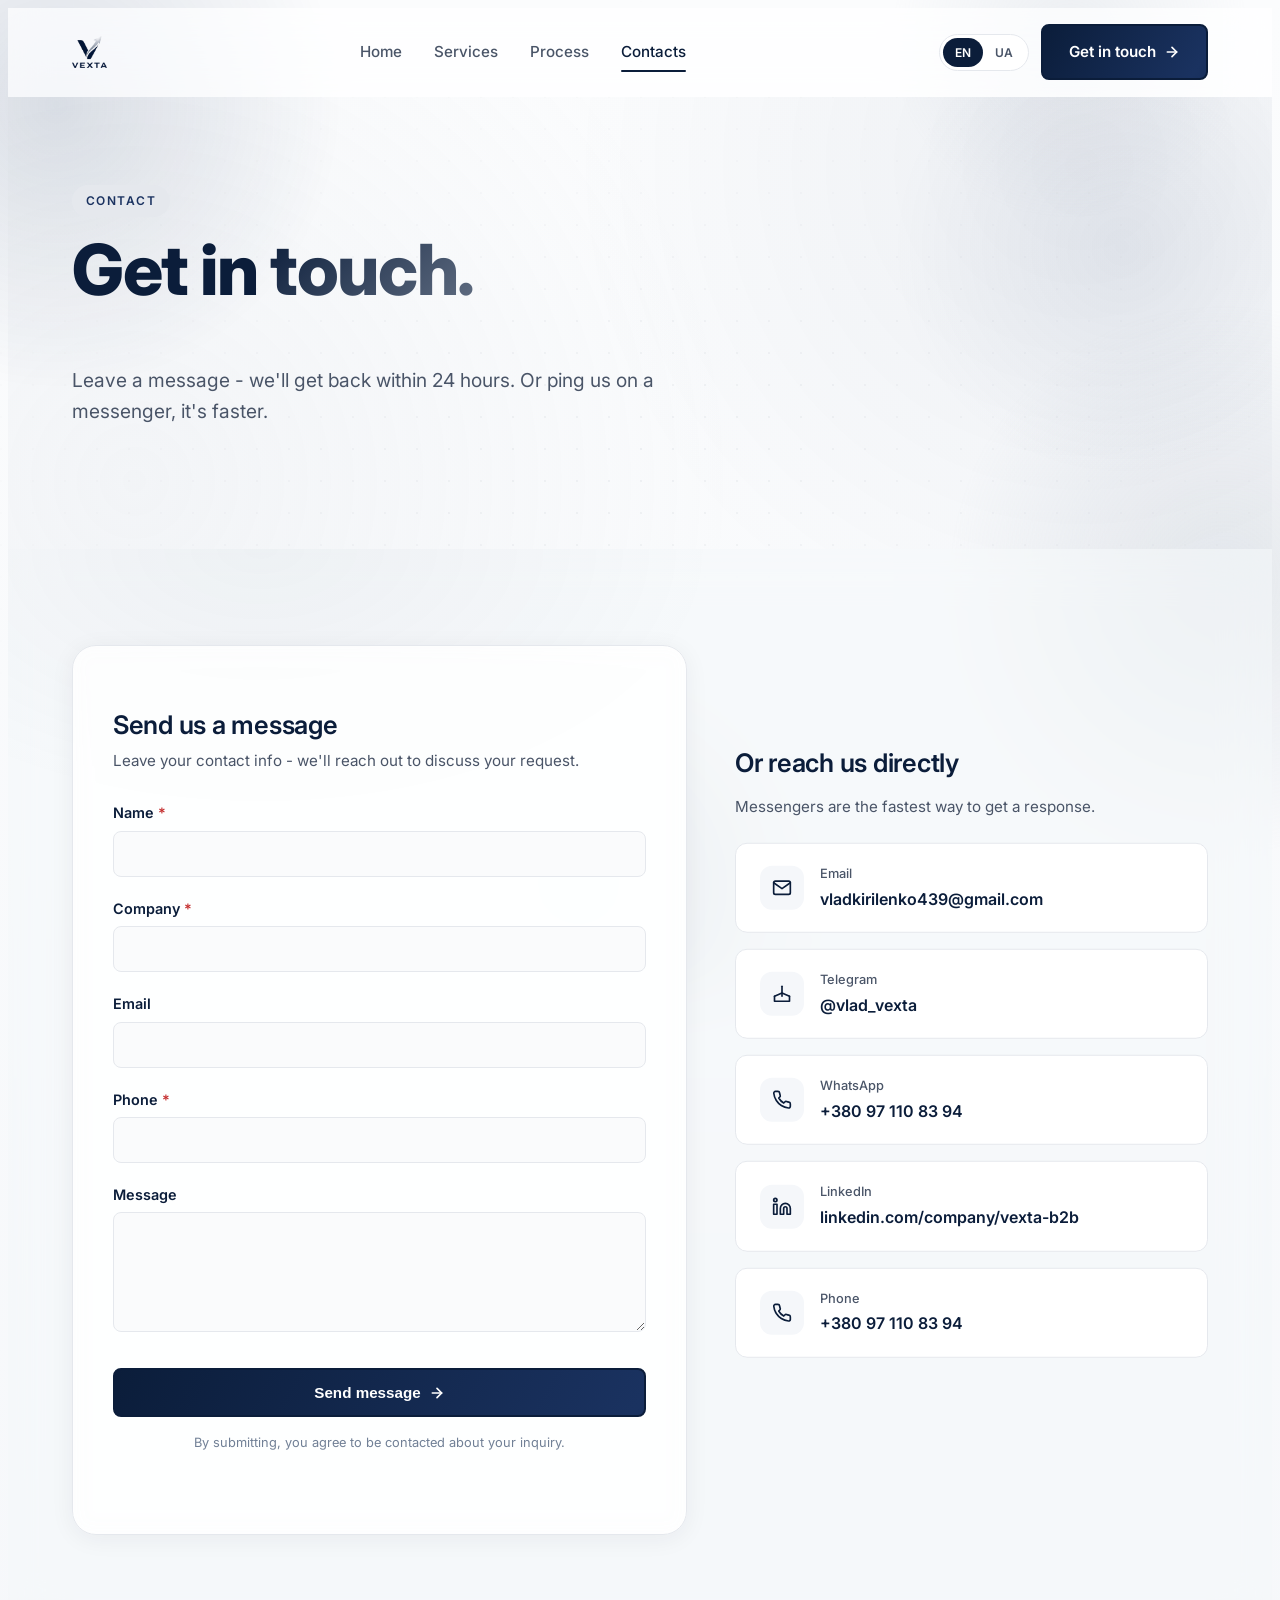
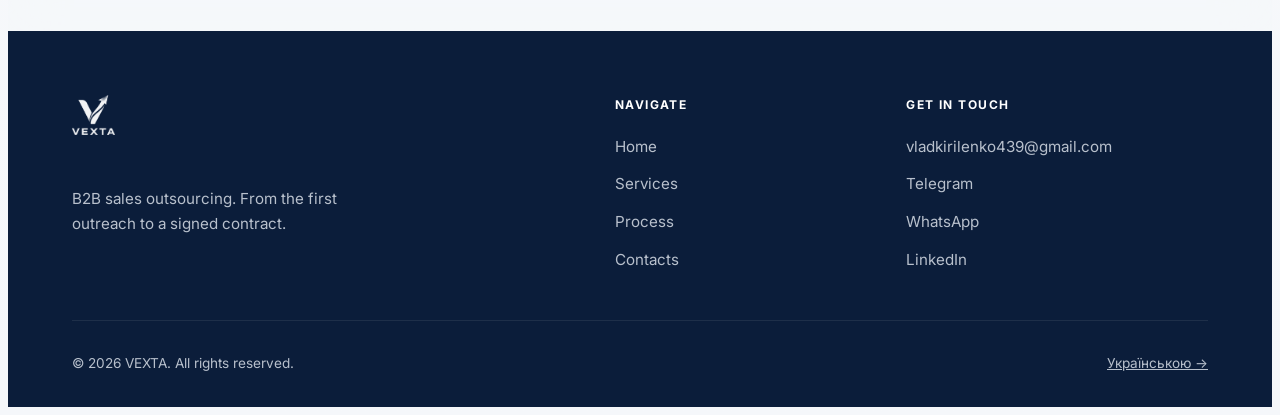
<file: contacts.html>
<!DOCTYPE html>
<html lang="en">
<head>
<meta charset="UTF-8">
<meta name="viewport" content="width=device-width, initial-scale=1.0">
<title>Contact VEXTA - Get in Touch | B2B Sales Outsourcing</title>
<meta name="description" content="Get in touch with VEXTA. Leave a message and we'll reply within 24 hours - or reach us on Telegram, WhatsApp, or LinkedIn.">
<meta name="theme-color" content="#0B1D3A">

<meta property="og:type" content="website">
<meta property="og:site_name" content="VEXTA">
<meta property="og:title" content="Contact VEXTA - Get in Touch">
<meta property="og:description" content="Leave a message - we'll get back within 24 hours.">
<meta property="og:url" content="https://vexta.site/contacts.html">
<meta property="og:image" content="https://vexta.site/assets/images/og/og-contacts.png">
<meta property="og:locale" content="en_US">
<meta property="og:locale:alternate" content="uk_UA">

<meta name="twitter:card" content="summary_large_image">
<meta name="twitter:title" content="Contact VEXTA">
<meta name="twitter:description" content="Get in touch. We reply within 24 hours.">
<meta name="twitter:image" content="https://vexta.site/assets/images/og/og-contacts.png">

<link rel="alternate" hreflang="en" href="https://vexta.site/contacts.html">
<link rel="alternate" hreflang="uk" href="https://vexta.site/ua/contacts.html">
<link rel="alternate" hreflang="x-default" href="https://vexta.site/contacts.html">
<link rel="canonical" href="https://vexta.site/contacts.html">

<link rel="icon" type="image/png" href="favicon.png">
<link rel="alternate icon" href="favicon.ico">
<link rel="preconnect" href="https://fonts.googleapis.com">
<link rel="preconnect" href="https://fonts.gstatic.com" crossorigin>
<link href="https://fonts.googleapis.com/css2?family=Inter:wght@400;500;600;700;800&display=swap" rel="stylesheet">
<link rel="stylesheet" href="assets/css/styles.css">

<script type="application/ld+json">
{
  "@context": "https://schema.org",
  "@type": "ContactPage",
  "name": "Contact VEXTA",
  "url": "https://vexta.site/contacts.html"
}
</script>
</head>
<body>

<header class="site-header">
  <div class="container header-inner">
    <a href="index.html" class="header-logo" aria-label="VEXTA - home"><img src="assets/images/logo-400.png" alt="VEXTA" class="site-logo" width="200" height="184"></a>
    <nav class="nav-desktop" aria-label="Primary">
      <a href="index.html" class="nav-link">Home</a>
      <a href="services.html" class="nav-link">Services</a>
      <a href="process.html" class="nav-link">Process</a>
      <a href="contacts.html" class="nav-link active">Contacts</a>
    </nav>
    <div class="header-actions">
      <div class="lang-switch" role="group" aria-label="Language">
        <a href="contacts.html" class="active" hreflang="en">EN</a>
        <a href="ua/contacts.html" hreflang="uk">UA</a>
      </div>
      <a href="#contact-form" class="btn btn-primary header-cta">Get in touch
        <svg width="16" height="16" viewBox="0 0 24 24" fill="none" stroke="currentColor" stroke-width="2.5" stroke-linecap="round" stroke-linejoin="round"><path d="M5 12h14"/><path d="m12 5 7 7-7 7"/></svg>
      </a>
      <button class="btn-menu" aria-label="Toggle menu" aria-expanded="false">
        <svg width="20" height="20" viewBox="0 0 24 24" fill="none" stroke="currentColor" stroke-width="2.5" stroke-linecap="round" stroke-linejoin="round"><line x1="3" x2="21" y1="6" y2="6"/><line x1="3" x2="21" y1="12" y2="12"/><line x1="3" x2="21" y1="18" y2="18"/></svg>
      </button>
    </div>
  </div>
  <nav class="nav-mobile" aria-label="Mobile">
    <a href="index.html">Home</a>
    <a href="services.html">Services</a>
    <a href="process.html">Process</a>
  </nav>
</header>

<main>

<!-- HERO -->
<section class="hero">
  <div class="container">
    <div class="fade-up" style="max-width:800px;">
      <span class="eyebrow">Contact</span>
      <h1 class="h1" style="margin-top:1rem;">Get in <span class="gradient-text">touch.</span></h1>
      <p class="lead" style="margin-top:1.25rem; max-width:640px;">
        Leave a message - we'll get back within 24 hours. Or ping us on a messenger, it's faster.
      </p>
    </div>
  </div>
</section>

<!-- FORM + CONTACTS -->
<section class="section section-bg-gray" id="contact-form">
  <div class="floating-v-set" aria-hidden="true">
    <span class="fv"><svg viewBox="0 0 24 24" fill="none" stroke="currentColor" stroke-width="2.2" stroke-linecap="round" stroke-linejoin="round"><path d="M6 9l6 6 6-6"/></svg></span>
    <span class="fv"><svg viewBox="0 0 24 24" fill="none" stroke="currentColor" stroke-width="2.2" stroke-linecap="round" stroke-linejoin="round"><path d="M6 9l6 6 6-6"/></svg></span>
    <span class="fv"><svg viewBox="0 0 24 24" fill="none" stroke="currentColor" stroke-width="2.2" stroke-linecap="round" stroke-linejoin="round"><path d="M6 9l6 6 6-6"/></svg></span>
    <span class="fv"><svg viewBox="0 0 24 24" fill="none" stroke="currentColor" stroke-width="2.2" stroke-linecap="round" stroke-linejoin="round"><path d="M6 9l6 6 6-6"/></svg></span>
    <span class="fv"><svg viewBox="0 0 24 24" fill="none" stroke="currentColor" stroke-width="2.2" stroke-linecap="round" stroke-linejoin="round"><path d="M6 9l6 6 6-6"/></svg></span>
  </div>
    <div class="container">
    <div class="grid" style="grid-template-columns: 1fr; gap:2.5rem;">
      <div style="display:grid; grid-template-columns: 1fr; gap:2.5rem;" class="contact-grid">
        <!-- Form -->
        <div class="fade-up">
          <div class="form-card">
            <h2 class="h3" style="margin-bottom:0.5rem;">Send us a message</h2>
            <p style="color:var(--color-gray-600); font-size:0.95rem; margin:0 0 1.75rem;">Leave your contact info - we'll reach out to discuss your request.</p>

            <form action="https://formsubmit.co/ajax/vladkirilenko439@gmail.com" method="POST" data-vexta-form data-thank-you="thank-you.html" novalidate>
              <input type="hidden" name="_subject" value="New lead from vexta.site">
              <input type="hidden" name="_template" value="table">
              <input type="text" name="_honey" style="display:none" tabindex="-1" autocomplete="off">

              <div class="form-group">
                <label class="form-label" for="f-name">Name <span class="req">*</span></label>
                <input class="form-input" type="text" id="f-name" name="Name" required autocomplete="name">
                <div class="form-error">Please enter your name.</div>
              </div>

              <div class="form-group">
                <label class="form-label" for="f-company">Company <span class="req">*</span></label>
                <input class="form-input" type="text" id="f-company" name="Company" required autocomplete="organization">
                <div class="form-error">Please enter your company name.</div>
              </div>

              <div class="form-group">
                <label class="form-label" for="f-email">Email</label>
                <input class="form-input" type="email" id="f-email" name="Email" autocomplete="email">
                <div class="form-error">Please enter a valid email.</div>
              </div>

              <div class="form-group">
                <label class="form-label" for="f-phone">Phone <span class="req">*</span></label>
                <input class="form-input" type="tel" id="f-phone" name="Phone" required autocomplete="tel">
                <div class="form-error">Please enter your phone number.</div>
              </div>

              <div class="form-group">
                <label class="form-label" for="f-msg">Message</label>
                <textarea class="form-textarea" id="f-msg" name="Message" placeholder=""></textarea>
              </div>

              <button type="submit" class="btn btn-primary form-submit">
                Send message
                <svg width="16" height="16" viewBox="0 0 24 24" fill="none" stroke="currentColor" stroke-width="2.5" stroke-linecap="round" stroke-linejoin="round"><path d="M5 12h14"/><path d="m12 5 7 7-7 7"/></svg>
              </button>
              <p style="font-size:0.8rem; color:var(--color-gray-500); margin:1rem 0 0; text-align:center;">By submitting, you agree to be contacted about your inquiry.</p>
            </form>
          </div>
        </div>

        <!-- Direct contacts -->
        <div class="fade-up">
          <div style="position:sticky; top:100px;">
            <h2 class="h3" style="margin-bottom:1rem;">Or reach us directly</h2>
            <p style="color:var(--color-gray-600); font-size:0.95rem; margin:0 0 1.5rem;">Messengers are the fastest way to get a response.</p>

            <ul class="contact-list">
              <li>
                <a href="mailto:vladkirilenko439@gmail.com" class="contact-item">
                  <div class="contact-icon">
                    <svg viewBox="0 0 24 24" fill="none" stroke="currentColor" stroke-width="2" stroke-linecap="round" stroke-linejoin="round"><path d="M4 4h16c1.1 0 2 .9 2 2v12c0 1.1-.9 2-2 2H4c-1.1 0-2-.9-2-2V6c0-1.1.9-2 2-2z"/><polyline points="22,6 12,13 2,6"/></svg>
                  </div>
                  <div>
                    <div class="contact-label">Email</div>
                    <div class="contact-value">vladkirilenko439@gmail.com</div>
                  </div>
                </a>
              </li>
              <li>
                <a href="https://t.me/vlad_vexta" class="contact-item" target="_blank" rel="noopener">
                  <div class="contact-icon">
                    <svg viewBox="0 0 24 24" fill="none" stroke="currentColor" stroke-width="2" stroke-linecap="round" stroke-linejoin="round"><path d="m21 15-9-4-9 4"/><path d="M3 15v6h18v-6"/><path d="M12 3v12"/></svg>
                  </div>
                  <div>
                    <div class="contact-label">Telegram</div>
                    <div class="contact-value">@vlad_vexta</div>
                  </div>
                </a>
              </li>
              <li>
                <a href="https://wa.me/380971108394" class="contact-item" target="_blank" rel="noopener">
                  <div class="contact-icon">
                    <svg viewBox="0 0 24 24" fill="none" stroke="currentColor" stroke-width="2" stroke-linecap="round" stroke-linejoin="round"><path d="M22 16.92v3a2 2 0 0 1-2.18 2 19.79 19.79 0 0 1-8.63-3.07 19.5 19.5 0 0 1-6-6 19.79 19.79 0 0 1-3.07-8.67A2 2 0 0 1 4.11 2h3a2 2 0 0 1 2 1.72 12.84 12.84 0 0 0 .7 2.81 2 2 0 0 1-.45 2.11L8.09 9.91a16 16 0 0 0 6 6l1.27-1.27a2 2 0 0 1 2.11-.45 12.84 12.84 0 0 0 2.81.7A2 2 0 0 1 22 16.92z"/></svg>
                  </div>
                  <div>
                    <div class="contact-label">WhatsApp</div>
                    <div class="contact-value">+380 97 110 83 94</div>
                  </div>
                </a>
              </li>
              <li>
                <a href="https://linkedin.com/company/vexta-b2b" class="contact-item" target="_blank" rel="noopener">
                  <div class="contact-icon">
                    <svg viewBox="0 0 24 24" fill="none" stroke="currentColor" stroke-width="2" stroke-linecap="round" stroke-linejoin="round"><path d="M16 8a6 6 0 0 1 6 6v7h-4v-7a2 2 0 0 0-4 0v7h-4v-7a6 6 0 0 1 6-6z"/><rect width="4" height="12" x="2" y="9"/><circle cx="4" cy="4" r="2"/></svg>
                  </div>
                  <div>
                    <div class="contact-label">LinkedIn</div>
                    <div class="contact-value">linkedin.com/company/vexta-b2b</div>
                  </div>
                </a>
              </li>
              <li>
                <a href="tel:+380971108394" class="contact-item">
                  <div class="contact-icon">
                    <svg viewBox="0 0 24 24" fill="none" stroke="currentColor" stroke-width="2" stroke-linecap="round" stroke-linejoin="round"><path d="M22 16.92v3a2 2 0 0 1-2.18 2 19.79 19.79 0 0 1-8.63-3.07 19.5 19.5 0 0 1-6-6 19.79 19.79 0 0 1-3.07-8.67A2 2 0 0 1 4.11 2h3a2 2 0 0 1 2 1.72 12.84 12.84 0 0 0 .7 2.81 2 2 0 0 1-.45 2.11L8.09 9.91a16 16 0 0 0 6 6l1.27-1.27a2 2 0 0 1 2.11-.45 12.84 12.84 0 0 0 2.81.7A2 2 0 0 1 22 16.92z"/></svg>
                  </div>
                  <div>
                    <div class="contact-label">Phone</div>
                    <div class="contact-value">+380 97 110 83 94</div>
                  </div>
                </a>
              </li>
            </ul>
          </div>
        </div>
      </div>
    </div>
  </div>
</section>

</main>

<footer class="site-footer">
  <div class="container">
    <div class="footer-grid">
      <div>
        <a href="index.html" class="footer-logo" aria-label="VEXTA"><img src="assets/images/logo-400.png" alt="VEXTA" class="site-logo site-logo-light" width="200" height="184"></a>
        <p class="footer-tagline">B2B sales outsourcing. From the first outreach to a signed contract.</p>
      </div>
      <div>
        <div class="footer-title">Navigate</div>
        <ul class="footer-nav">
          <li><a href="index.html">Home</a></li>
          <li><a href="services.html">Services</a></li>
          <li><a href="process.html">Process</a></li>
          <li><a href="contacts.html">Contacts</a></li>
        </ul>
      </div>
      <div>
        <div class="footer-title">Get in touch</div>
        <ul class="footer-nav">
          <li><a href="mailto:vladkirilenko439@gmail.com">vladkirilenko439@gmail.com</a></li>
          <li><a href="https://t.me/vlad_vexta" target="_blank" rel="noopener">Telegram</a></li>
          <li><a href="https://wa.me/380971108394" target="_blank" rel="noopener">WhatsApp</a></li>
          <li><a href="https://linkedin.com/company/vexta-b2b" target="_blank" rel="noopener">LinkedIn</a></li>
        </ul>
      </div>
    </div>
    <div class="footer-bottom">
      <div>© <span data-year>2026</span> VEXTA. All rights reserved.</div>
      <div><a href="ua/contacts.html" style="color:inherit;">Українською →</a></div>
    </div>
  </div>
</footer>

<style>
  @media (min-width: 900px) {
    .contact-grid { grid-template-columns: 1.3fr 1fr !important; gap: 3rem !important; }
  }
</style>

<script src="assets/js/main.js" defer></script>
</body>
</html>
</file>
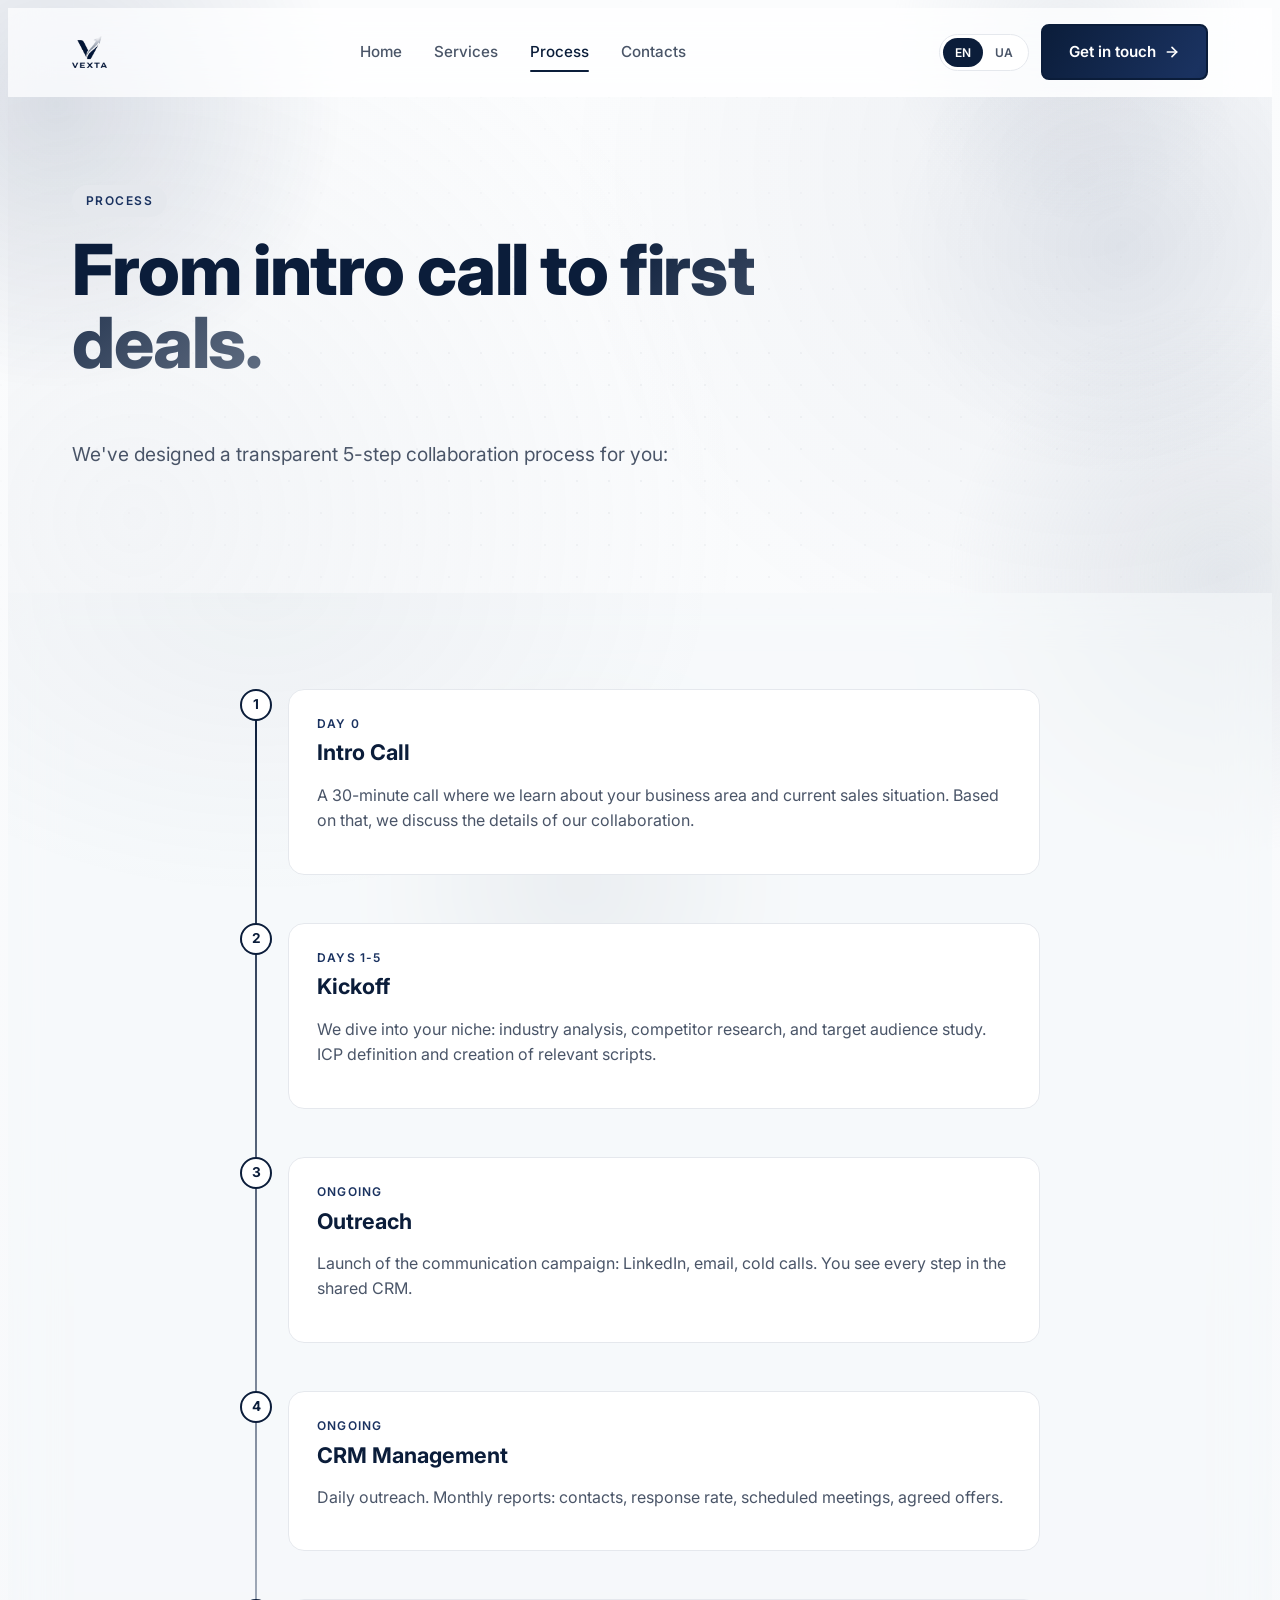
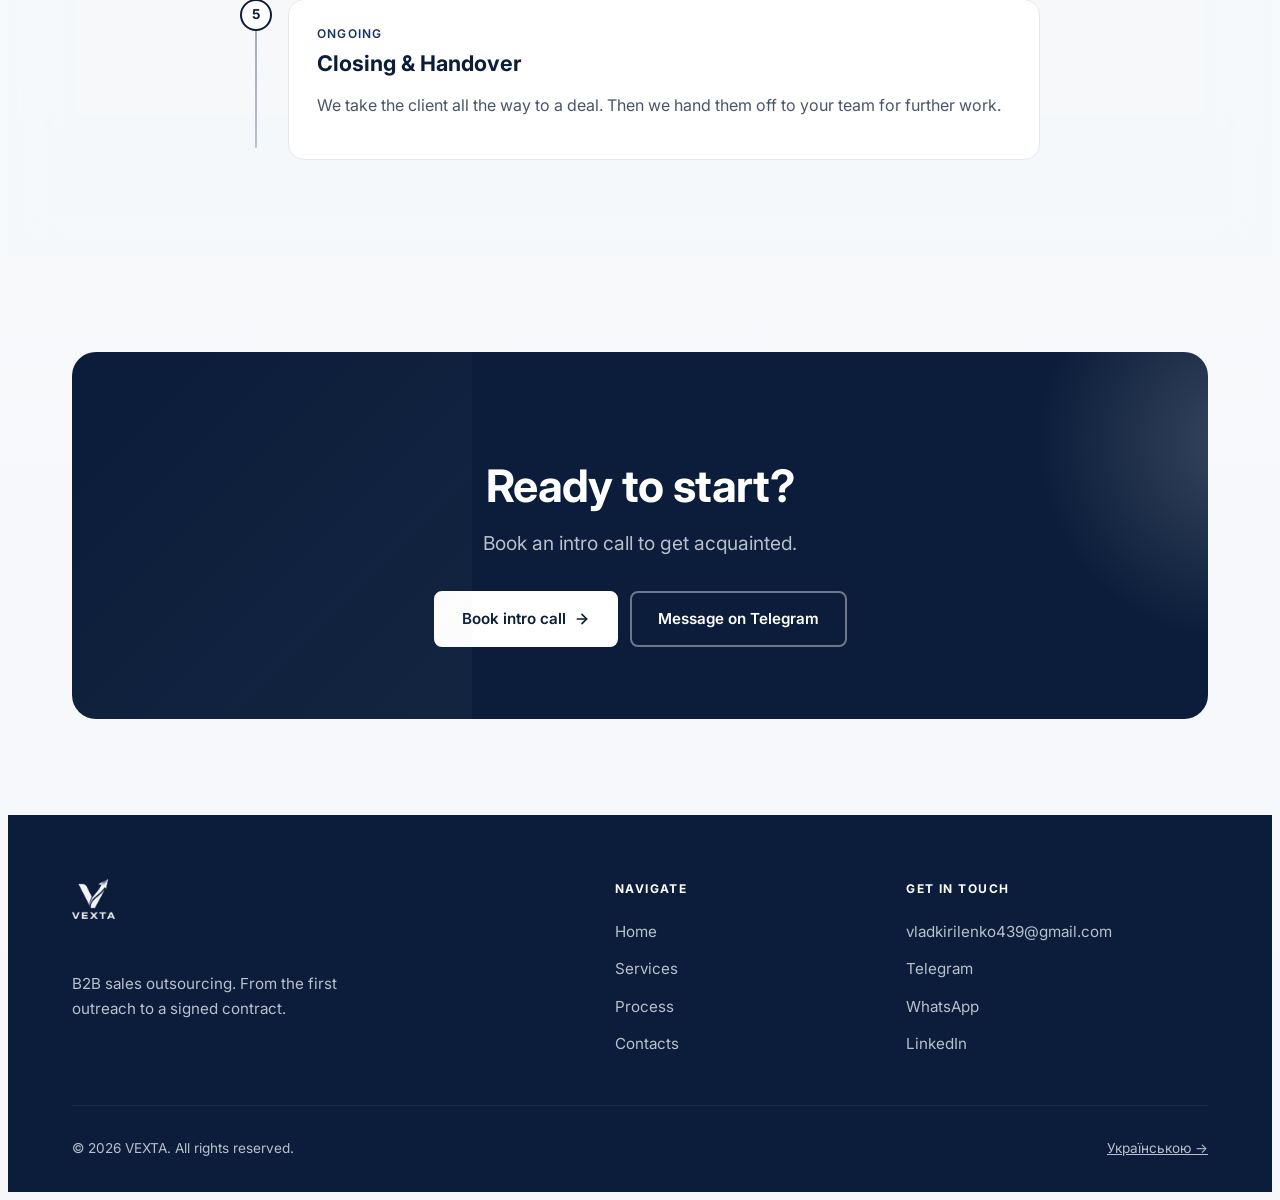
<file: process.html>
<!DOCTYPE html>
<html lang="en">
<head>
<meta charset="UTF-8">
<meta name="viewport" content="width=device-width, initial-scale=1.0">
<title>Process - From Intro Call to First Deals | VEXTA</title>
<meta name="description" content="Our 5-step B2B sales process: intro call, onboarding, outreach launch, pipeline management, and closing. Fully transparent.">
<meta name="theme-color" content="#0B1D3A">

<meta property="og:type" content="website">
<meta property="og:site_name" content="VEXTA">
<meta property="og:title" content="VEXTA Process - From Intro Call to First Deals">
<meta property="og:description" content="We've designed a transparent 5-step collaboration process for you:">
<meta property="og:url" content="https://vexta.site/process.html">
<meta property="og:image" content="https://vexta.site/assets/images/og/og-process.png">
<meta property="og:locale" content="en_US">
<meta property="og:locale:alternate" content="uk_UA">

<meta name="twitter:card" content="summary_large_image">
<meta name="twitter:title" content="VEXTA Process">
<meta name="twitter:description" content="From intro call to first deals - a transparent 5-step process.">
<meta name="twitter:image" content="https://vexta.site/assets/images/og/og-process.png">

<link rel="alternate" hreflang="en" href="https://vexta.site/process.html">
<link rel="alternate" hreflang="uk" href="https://vexta.site/ua/process.html">
<link rel="alternate" hreflang="x-default" href="https://vexta.site/process.html">
<link rel="canonical" href="https://vexta.site/process.html">

<link rel="icon" type="image/png" href="favicon.png">
<link rel="alternate icon" href="favicon.ico">
<link rel="preconnect" href="https://fonts.googleapis.com">
<link rel="preconnect" href="https://fonts.gstatic.com" crossorigin>
<link href="https://fonts.googleapis.com/css2?family=Inter:wght@400;500;600;700;800&display=swap" rel="stylesheet">
<link rel="stylesheet" href="assets/css/styles.css">

<script type="application/ld+json">
{
  "@context": "https://schema.org",
  "@type": "HowTo",
  "name": "How VEXTA runs a B2B sales engagement",
  "step": [
    { "@type": "HowToStep", "position": 1, "name": "Intro Call", "text": "A 30-minute call to learn about your business area and current sales situation." },
    { "@type": "HowToStep", "position": 2, "name": "Kickoff", "text": "Niche deep-dive: industry analysis, competitor research, ICP definition and scripts." },
    { "@type": "HowToStep", "position": 3, "name": "Outreach", "text": "Launch of LinkedIn, email and cold call campaigns tracked in a shared CRM." },
    { "@type": "HowToStep", "position": 4, "name": "CRM Management", "text": "Daily outreach and monthly reporting on contacts, response rate, meetings and offers." },
    { "@type": "HowToStep", "position": 5, "name": "Closing & Handover", "text": "We take the client to a deal, then hand off to your team for further work." }
  ]
}
</script>
</head>
<body>

<header class="site-header">
  <div class="container header-inner">
    <a href="index.html" class="header-logo" aria-label="VEXTA - home"><img src="assets/images/logo-400.png" alt="VEXTA" class="site-logo" width="200" height="184"></a>
    <nav class="nav-desktop" aria-label="Primary">
      <a href="index.html" class="nav-link">Home</a>
      <a href="services.html" class="nav-link">Services</a>
      <a href="process.html" class="nav-link active">Process</a>
      <a href="contacts.html" class="nav-link">Contacts</a>
    </nav>
    <div class="header-actions">
      <div class="lang-switch" role="group" aria-label="Language">
        <a href="process.html" class="active" hreflang="en">EN</a>
        <a href="ua/process.html" hreflang="uk">UA</a>
      </div>
      <a href="contacts.html" class="btn btn-primary header-cta">Get in touch
        <svg width="16" height="16" viewBox="0 0 24 24" fill="none" stroke="currentColor" stroke-width="2.5" stroke-linecap="round" stroke-linejoin="round"><path d="M5 12h14"/><path d="m12 5 7 7-7 7"/></svg>
      </a>
      <button class="btn-menu" aria-label="Toggle menu" aria-expanded="false">
        <svg width="20" height="20" viewBox="0 0 24 24" fill="none" stroke="currentColor" stroke-width="2.5" stroke-linecap="round" stroke-linejoin="round"><line x1="3" x2="21" y1="6" y2="6"/><line x1="3" x2="21" y1="12" y2="12"/><line x1="3" x2="21" y1="18" y2="18"/></svg>
      </button>
    </div>
  </div>
  <nav class="nav-mobile" aria-label="Mobile">
    <a href="index.html">Home</a>
    <a href="services.html">Services</a>
    <a href="process.html">Process</a>
    <a href="contacts.html">Contacts</a>
    <a href="contacts.html" class="btn btn-primary">Get in touch</a>
  </nav>
</header>

<main>

<!-- HERO -->
<section class="hero">
  <div class="container">
    <div class="fade-up" style="max-width:800px;">
      <span class="eyebrow">Process</span>
      <h1 class="h1" style="margin-top:1rem;">From intro call to <span class="gradient-text">first deals.</span></h1>
      <p class="lead" style="margin-top:1.25rem; max-width:640px;">
        We've designed a transparent 5-step collaboration process for you:
      </p>
    </div>
  </div>
</section>

<!-- TIMELINE -->
<section class="section section-bg-gray">
  <div class="floating-v-set" aria-hidden="true">
    <span class="fv"><svg viewBox="0 0 24 24" fill="none" stroke="currentColor" stroke-width="2.2" stroke-linecap="round" stroke-linejoin="round"><path d="M6 9l6 6 6-6"/></svg></span>
    <span class="fv"><svg viewBox="0 0 24 24" fill="none" stroke="currentColor" stroke-width="2.2" stroke-linecap="round" stroke-linejoin="round"><path d="M6 9l6 6 6-6"/></svg></span>
    <span class="fv"><svg viewBox="0 0 24 24" fill="none" stroke="currentColor" stroke-width="2.2" stroke-linecap="round" stroke-linejoin="round"><path d="M6 9l6 6 6-6"/></svg></span>
    <span class="fv"><svg viewBox="0 0 24 24" fill="none" stroke="currentColor" stroke-width="2.2" stroke-linecap="round" stroke-linejoin="round"><path d="M6 9l6 6 6-6"/></svg></span>
    <span class="fv"><svg viewBox="0 0 24 24" fill="none" stroke="currentColor" stroke-width="2.2" stroke-linecap="round" stroke-linejoin="round"><path d="M6 9l6 6 6-6"/></svg></span>
  </div>
    <div class="container">
    <div class="timeline">

      <div class="timeline-item fade-up">
        <div class="timeline-marker">1</div>
        <div class="timeline-content">
          <div class="timeline-step">Day 0</div>
          <h2 class="timeline-title">Intro Call</h2>
          <p class="timeline-body">A 30-minute call where we learn about your business area and current sales situation. Based on that, we discuss the details of our collaboration.</p>
        </div>
      </div>

      <div class="timeline-item fade-up">
        <div class="timeline-marker">2</div>
        <div class="timeline-content">
          <div class="timeline-step">Days 1-5</div>
          <h2 class="timeline-title">Kickoff</h2>
          <p class="timeline-body">We dive into your niche: industry analysis, competitor research, and target audience study. ICP definition and creation of relevant scripts.</p>
        </div>
      </div>

      <div class="timeline-item fade-up">
        <div class="timeline-marker">3</div>
        <div class="timeline-content">
          <div class="timeline-step">Ongoing</div>
          <h2 class="timeline-title">Outreach</h2>
          <p class="timeline-body">Launch of the communication campaign: LinkedIn, email, cold calls. You see every step in the shared CRM.</p>
        </div>
      </div>

      <div class="timeline-item fade-up">
        <div class="timeline-marker">4</div>
        <div class="timeline-content">
          <div class="timeline-step">Ongoing</div>
          <h2 class="timeline-title">CRM Management</h2>
          <p class="timeline-body">Daily outreach. Monthly reports: contacts, response rate, scheduled meetings, agreed offers.</p>
        </div>
      </div>

      <div class="timeline-item fade-up">
        <div class="timeline-marker">5</div>
        <div class="timeline-content">
          <div class="timeline-step">Ongoing</div>
          <h2 class="timeline-title">Closing & Handover</h2>
          <p class="timeline-body">We take the client all the way to a deal. Then we hand them off to your team for further work.</p>
        </div>
      </div>

    </div>
  </div>
</section>


<!-- FINAL CTA -->
<section class="section">
  <div class="container">
    <div class="final-cta fade-up">
      <h2 class="h2">Ready to start?</h2>
      <p class="lead">Book an intro call to get acquainted.</p>
      <div class="final-cta-buttons">
        <a href="contacts.html" class="btn btn-light">
          Book intro call
          <svg width="16" height="16" viewBox="0 0 24 24" fill="none" stroke="currentColor" stroke-width="2.5" stroke-linecap="round" stroke-linejoin="round"><path d="M5 12h14"/><path d="m12 5 7 7-7 7"/></svg>
        </a>
        <a href="https://t.me/vlad_vexta" class="btn btn-outline-light" target="_blank" rel="noopener">Message on Telegram</a>
      </div>
    </div>
  </div>
</section>

</main>

<footer class="site-footer">
  <div class="container">
    <div class="footer-grid">
      <div>
        <a href="index.html" class="footer-logo" aria-label="VEXTA"><img src="assets/images/logo-400.png" alt="VEXTA" class="site-logo site-logo-light" width="200" height="184"></a>
        <p class="footer-tagline">B2B sales outsourcing. From the first outreach to a signed contract.</p>
      </div>
      <div>
        <div class="footer-title">Navigate</div>
        <ul class="footer-nav">
          <li><a href="index.html">Home</a></li>
          <li><a href="services.html">Services</a></li>
          <li><a href="process.html">Process</a></li>
          <li><a href="contacts.html">Contacts</a></li>
        </ul>
      </div>
      <div>
        <div class="footer-title">Get in touch</div>
        <ul class="footer-nav">
          <li><a href="mailto:vladkirilenko439@gmail.com">vladkirilenko439@gmail.com</a></li>
          <li><a href="https://t.me/vlad_vexta" target="_blank" rel="noopener">Telegram</a></li>
          <li><a href="https://wa.me/380971108394" target="_blank" rel="noopener">WhatsApp</a></li>
          <li><a href="https://linkedin.com/company/vexta-b2b" target="_blank" rel="noopener">LinkedIn</a></li>
        </ul>
      </div>
    </div>
    <div class="footer-bottom">
      <div>© <span data-year>2026</span> VEXTA. All rights reserved.</div>
      <div><a href="ua/process.html" style="color:inherit;">Українською →</a></div>
    </div>
  </div>
</footer>

<script src="assets/js/main.js" defer></script>
</body>
</html>
</file>
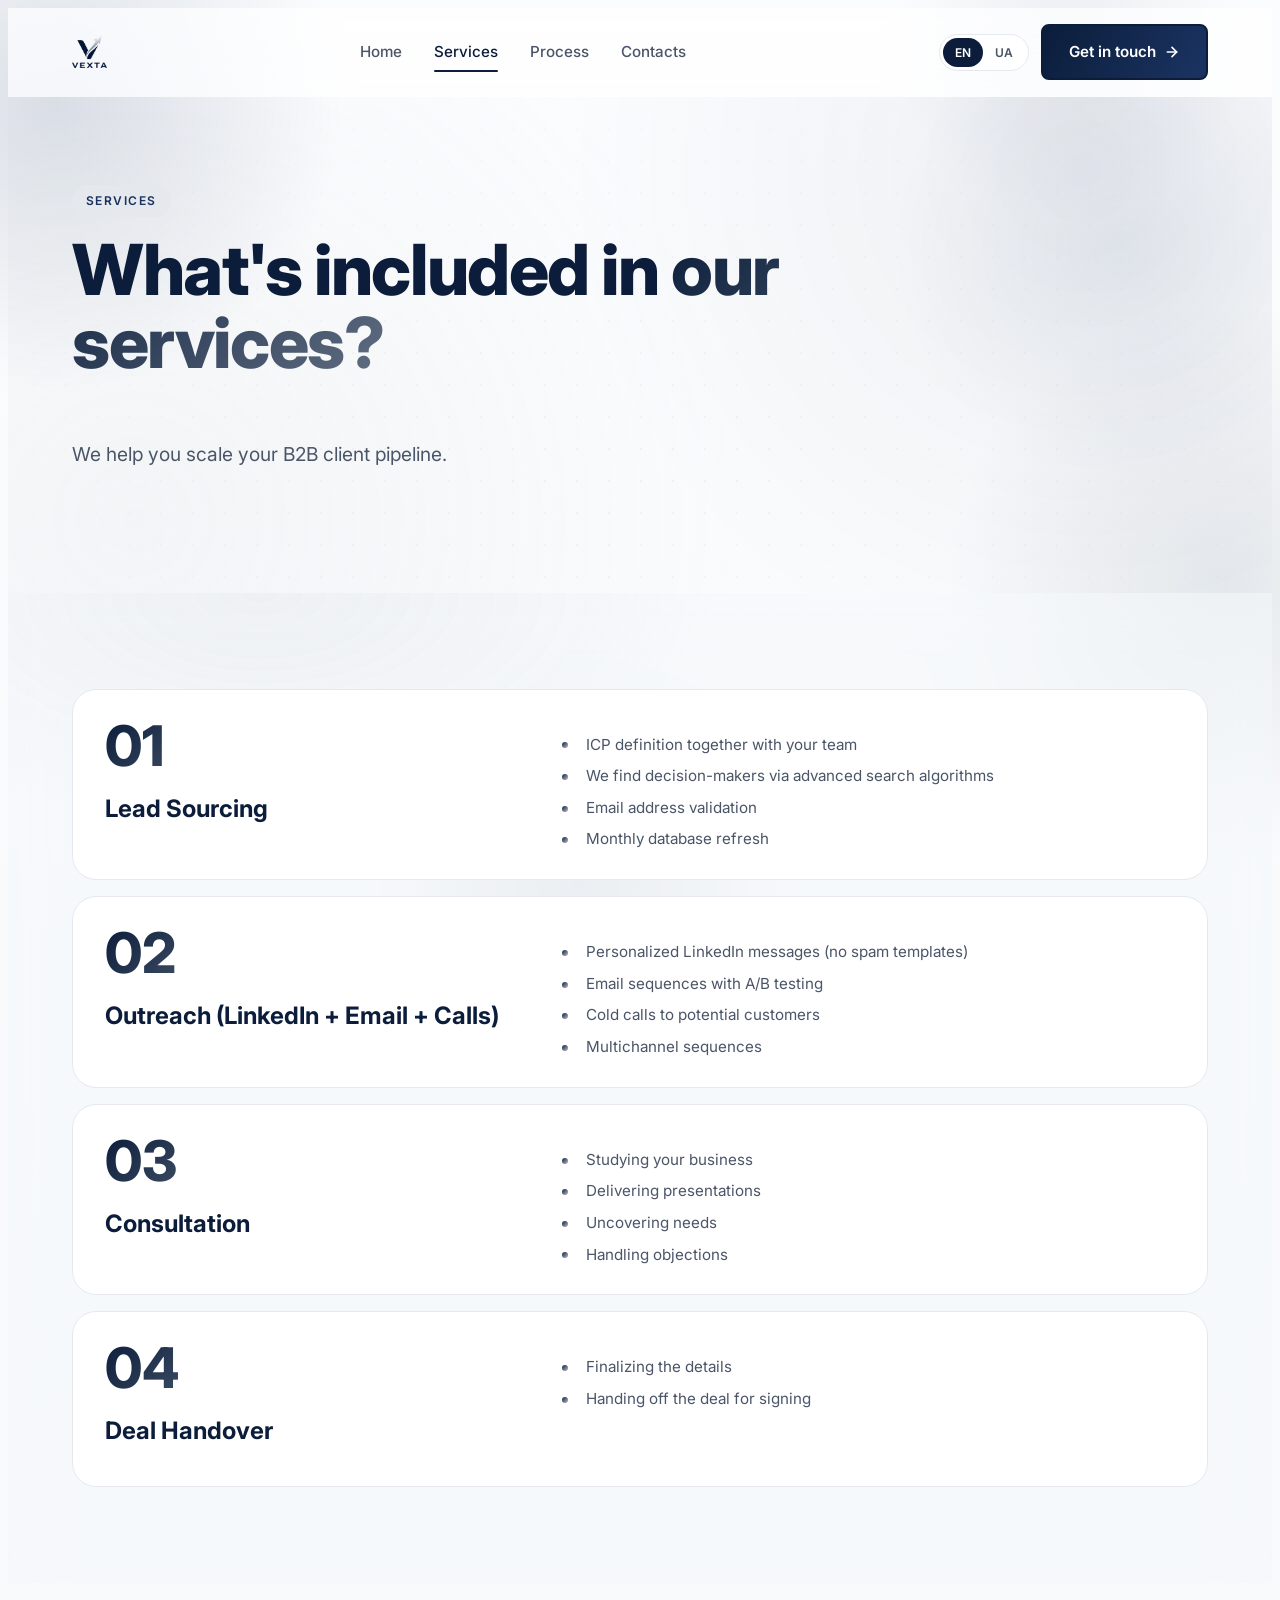
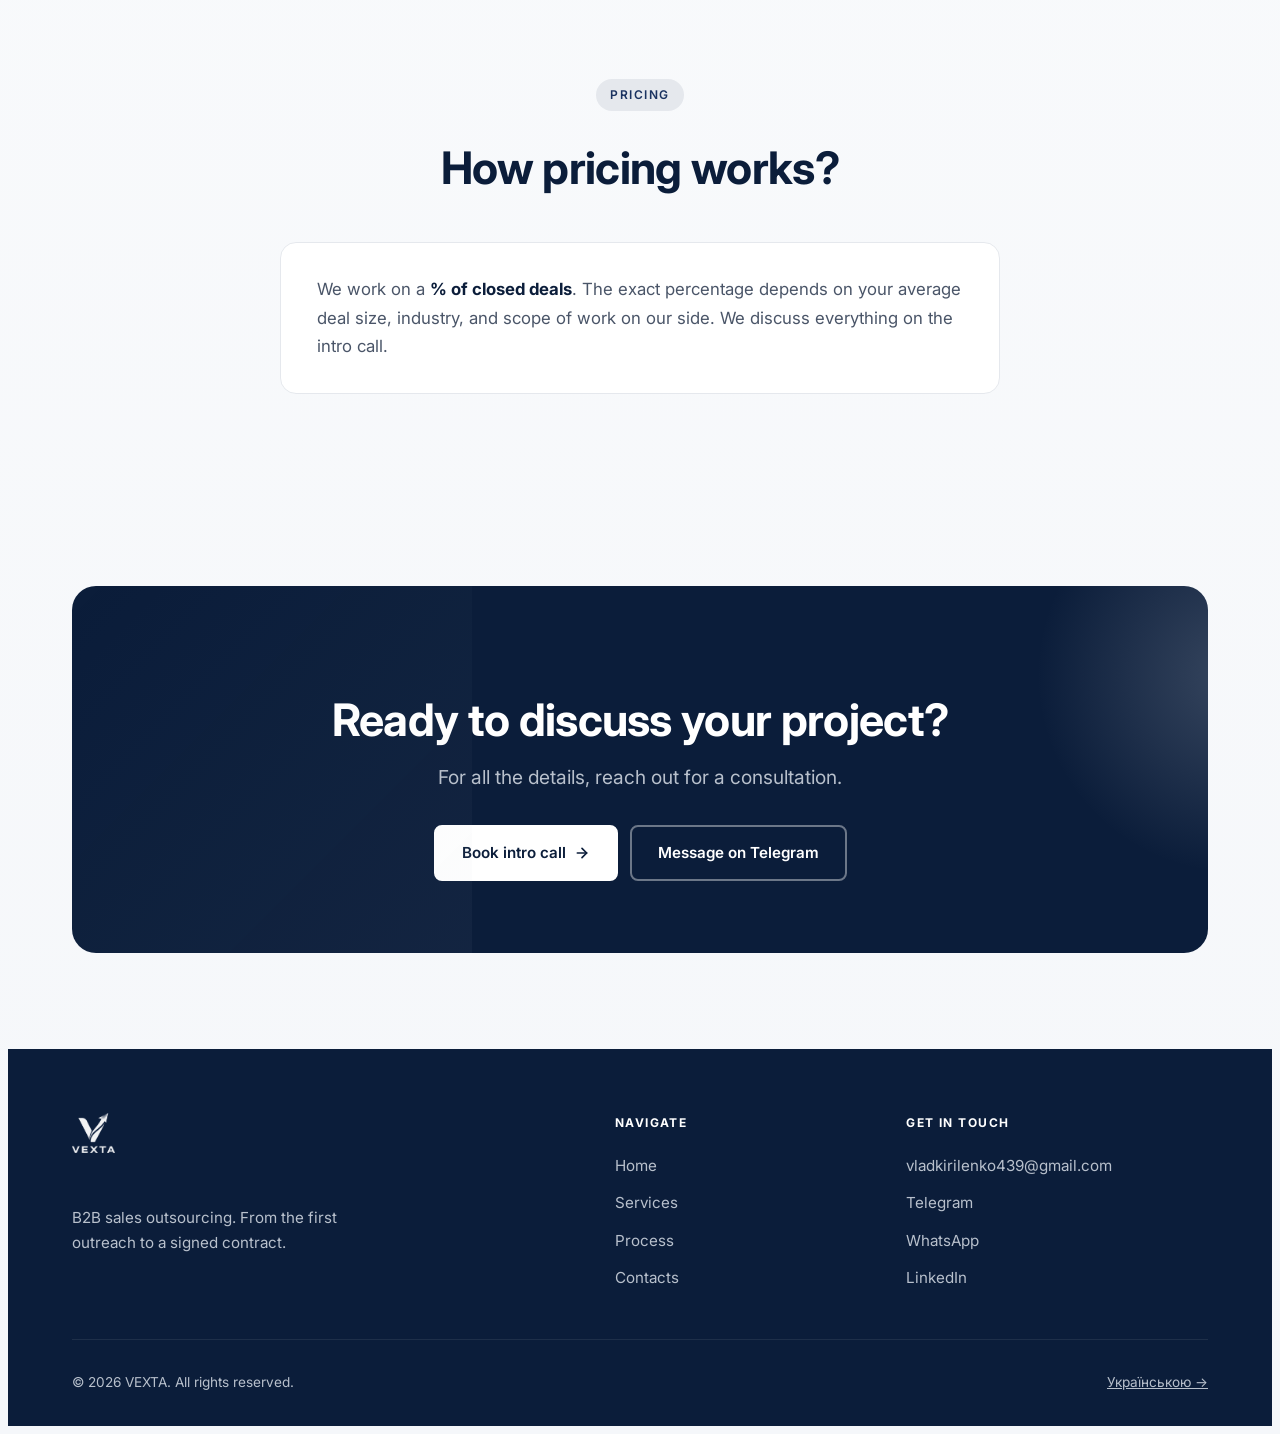
<file: services.html>
<!DOCTYPE html>
<html lang="en">
<head>
<meta charset="UTF-8">
<meta name="viewport" content="width=device-width, initial-scale=1.0">
<title>Services - Full-Cycle B2B Sales Outsourcing | VEXTA</title>
<meta name="description" content="Lead sourcing, multi-channel outreach, nurturing, discovery, and closing. The full B2B sales cycle handled by VEXTA.">
<meta name="theme-color" content="#0B1D3A">

<meta property="og:type" content="website">
<meta property="og:site_name" content="VEXTA">
<meta property="og:title" content="VEXTA Services - Full-Cycle B2B Sales Outsourcing">
<meta property="og:description" content="What we take off your plate - the full sales cycle from cold prospect to signed deal.">
<meta property="og:url" content="https://vexta.site/services.html">
<meta property="og:image" content="https://vexta.site/assets/images/og/og-services.png">
<meta property="og:locale" content="en_US">
<meta property="og:locale:alternate" content="uk_UA">

<meta name="twitter:card" content="summary_large_image">
<meta name="twitter:title" content="VEXTA Services">
<meta name="twitter:description" content="Full-cycle B2B sales outsourcing.">
<meta name="twitter:image" content="https://vexta.site/assets/images/og/og-services.png">

<link rel="alternate" hreflang="en" href="https://vexta.site/services.html">
<link rel="alternate" hreflang="uk" href="https://vexta.site/ua/services.html">
<link rel="alternate" hreflang="x-default" href="https://vexta.site/services.html">
<link rel="canonical" href="https://vexta.site/services.html">

<link rel="icon" type="image/png" href="favicon.png">
<link rel="alternate icon" href="favicon.ico">
<link rel="preconnect" href="https://fonts.googleapis.com">
<link rel="preconnect" href="https://fonts.gstatic.com" crossorigin>
<link href="https://fonts.googleapis.com/css2?family=Inter:wght@400;500;600;700;800&display=swap" rel="stylesheet">
<link rel="stylesheet" href="assets/css/styles.css">

<script type="application/ld+json">
{
  "@context": "https://schema.org",
  "@type": "Service",
  "name": "B2B Sales Outsourcing",
  "provider": {
    "@type": "Organization",
    "name": "VEXTA",
    "url": "https://vexta.site/"
  },
  "areaServed": "Worldwide",
  "description": "Full-cycle B2B sales outsourcing - lead sourcing, outreach, nurturing, discovery, and closing."
}
</script>
</head>
<body>

<header class="site-header">
  <div class="container header-inner">
    <a href="index.html" class="header-logo" aria-label="VEXTA - home"><img src="assets/images/logo-400.png" alt="VEXTA" class="site-logo" width="200" height="184"></a>
    <nav class="nav-desktop" aria-label="Primary">
      <a href="index.html" class="nav-link">Home</a>
      <a href="services.html" class="nav-link active">Services</a>
      <a href="process.html" class="nav-link">Process</a>
      <a href="contacts.html" class="nav-link">Contacts</a>
    </nav>
    <div class="header-actions">
      <div class="lang-switch" role="group" aria-label="Language">
        <a href="services.html" class="active" hreflang="en">EN</a>
        <a href="ua/services.html" hreflang="uk">UA</a>
      </div>
      <a href="contacts.html" class="btn btn-primary header-cta">Get in touch
        <svg width="16" height="16" viewBox="0 0 24 24" fill="none" stroke="currentColor" stroke-width="2.5" stroke-linecap="round" stroke-linejoin="round"><path d="M5 12h14"/><path d="m12 5 7 7-7 7"/></svg>
      </a>
      <button class="btn-menu" aria-label="Toggle menu" aria-expanded="false">
        <svg width="20" height="20" viewBox="0 0 24 24" fill="none" stroke="currentColor" stroke-width="2.5" stroke-linecap="round" stroke-linejoin="round"><line x1="3" x2="21" y1="6" y2="6"/><line x1="3" x2="21" y1="12" y2="12"/><line x1="3" x2="21" y1="18" y2="18"/></svg>
      </button>
    </div>
  </div>
  <nav class="nav-mobile" aria-label="Mobile">
    <a href="index.html">Home</a>
    <a href="services.html">Services</a>
    <a href="process.html">Process</a>
    <a href="contacts.html">Contacts</a>
    <a href="contacts.html" class="btn btn-primary">Get in touch</a>
  </nav>
</header>

<main>

<!-- HERO -->
<section class="hero">
  <div class="container">
    <div class="fade-up" style="max-width:800px;">
      <span class="eyebrow">Services</span>
        <h1 class="h1" style="margin-top:1rem;">What's included in <span class="gradient-text">our services?</span></h1>
        <p class="lead" style="margin-top:1.25rem; max-width:640px;">We help you scale your B2B client pipeline.</p>
    </div>
  </div>
</section>

<!-- SERVICE BLOCKS -->
<section class="section section-bg-gray">
  <div class="floating-v-set" aria-hidden="true">
    <span class="fv"><svg viewBox="0 0 24 24" fill="none" stroke="currentColor" stroke-width="2.2" stroke-linecap="round" stroke-linejoin="round"><path d="M6 9l6 6 6-6"/></svg></span>
    <span class="fv"><svg viewBox="0 0 24 24" fill="none" stroke="currentColor" stroke-width="2.2" stroke-linecap="round" stroke-linejoin="round"><path d="M6 9l6 6 6-6"/></svg></span>
    <span class="fv"><svg viewBox="0 0 24 24" fill="none" stroke="currentColor" stroke-width="2.2" stroke-linecap="round" stroke-linejoin="round"><path d="M6 9l6 6 6-6"/></svg></span>
    <span class="fv"><svg viewBox="0 0 24 24" fill="none" stroke="currentColor" stroke-width="2.2" stroke-linecap="round" stroke-linejoin="round"><path d="M6 9l6 6 6-6"/></svg></span>
    <span class="fv"><svg viewBox="0 0 24 24" fill="none" stroke="currentColor" stroke-width="2.2" stroke-linecap="round" stroke-linejoin="round"><path d="M6 9l6 6 6-6"/></svg></span>
  </div>
    <div class="container" style="display:flex; flex-direction:column; gap:1rem;">

    <div class="service-block fade-up">
      <div>
        <div class="service-num">01</div>
        <h2 class="service-title">Lead Sourcing</h2>
      </div>
      <ul class="card-list">
        <li>ICP definition together with your team</li>
        <li>We find decision-makers via advanced search algorithms</li>
        <li>Email address validation</li>
        <li>Monthly database refresh</li>
      </ul>
    </div>

    <div class="service-block fade-up">
      <div>
        <div class="service-num">02</div>
        <h2 class="service-title">Outreach (LinkedIn + Email + Calls)</h2>
      </div>
      <ul class="card-list">
        <li>Personalized LinkedIn messages (no spam templates)</li>
        <li>Email sequences with A/B testing</li>
        <li>Cold calls to potential customers</li>
        <li>Multichannel sequences</li>
      </ul>
    </div>

    <div class="service-block fade-up">
      <div>
        <div class="service-num">03</div>
        <h2 class="service-title">Consultation</h2>
      </div>
      <ul class="card-list">
        <li>Studying your business</li>
        <li>Delivering presentations</li>
        <li>Uncovering needs</li>
        <li>Handling objections</li>
      </ul>
    </div>

    <div class="service-block fade-up">
      <div>
        <div class="service-num">04</div>
        <h2 class="service-title">Deal Handover</h2>
      </div>
      <ul class="card-list">
        <li>Finalizing the details</li>
        <li>Handing off the deal for signing</li>
      </ul>
    </div>

  </div>
</section>


<!-- PRICING -->
<section class="section">
  <div class="container">
    <div class="section-head fade-up">
      <span class="eyebrow">Pricing</span>
      <h2 class="h2" style="margin-top:1rem;">How pricing works?</h2>
    </div>
    <div class="fade-up" style="max-width:720px; margin:0 auto; padding:2rem 2.25rem; background:var(--color-white); border:1px solid var(--color-silver-200); border-radius:var(--radius-lg); font-size:1.05rem; line-height:1.7; color:var(--color-gray-600);">
      <p style="margin:0;">We work on a <strong style="color:var(--color-navy-900);">% of closed deals</strong>. The exact percentage depends on your average deal size, industry, and scope of work on our side. We discuss everything on the intro call.</p>
    </div>
  </div>
</section>

<!-- FINAL CTA -->
<section class="section">
  <div class="container">
    <div class="final-cta fade-up">
      <h2 class="h2">Ready to discuss your project?</h2>
      <p class="lead">For all the details, reach out for a consultation.</p>
      <div class="final-cta-buttons">
        <a href="contacts.html" class="btn btn-light">
          Book intro call
          <svg width="16" height="16" viewBox="0 0 24 24" fill="none" stroke="currentColor" stroke-width="2.5" stroke-linecap="round" stroke-linejoin="round"><path d="M5 12h14"/><path d="m12 5 7 7-7 7"/></svg>
        </a>
        <a href="https://t.me/vlad_vexta" class="btn btn-outline-light" target="_blank" rel="noopener">Message on Telegram</a>
      </div>
    </div>
  </div>
</section>

</main>

<footer class="site-footer">
  <div class="container">
    <div class="footer-grid">
      <div>
        <a href="index.html" class="footer-logo" aria-label="VEXTA"><img src="assets/images/logo-400.png" alt="VEXTA" class="site-logo site-logo-light" width="200" height="184"></a>
        <p class="footer-tagline">B2B sales outsourcing. From the first outreach to a signed contract.</p>
      </div>
      <div>
        <div class="footer-title">Navigate</div>
        <ul class="footer-nav">
          <li><a href="index.html">Home</a></li>
          <li><a href="services.html">Services</a></li>
          <li><a href="process.html">Process</a></li>
          <li><a href="contacts.html">Contacts</a></li>
        </ul>
      </div>
      <div>
        <div class="footer-title">Get in touch</div>
        <ul class="footer-nav">
          <li><a href="mailto:vladkirilenko439@gmail.com">vladkirilenko439@gmail.com</a></li>
          <li><a href="https://t.me/vlad_vexta" target="_blank" rel="noopener">Telegram</a></li>
          <li><a href="https://wa.me/380971108394" target="_blank" rel="noopener">WhatsApp</a></li>
          <li><a href="https://linkedin.com/company/vexta-b2b" target="_blank" rel="noopener">LinkedIn</a></li>
        </ul>
      </div>
    </div>
    <div class="footer-bottom">
      <div>© <span data-year>2026</span> VEXTA. All rights reserved.</div>
      <div><a href="ua/services.html" style="color:inherit;">Українською →</a></div>
    </div>
  </div>
</footer>

<script src="assets/js/main.js" defer></script>
</body>
</html>
</file>
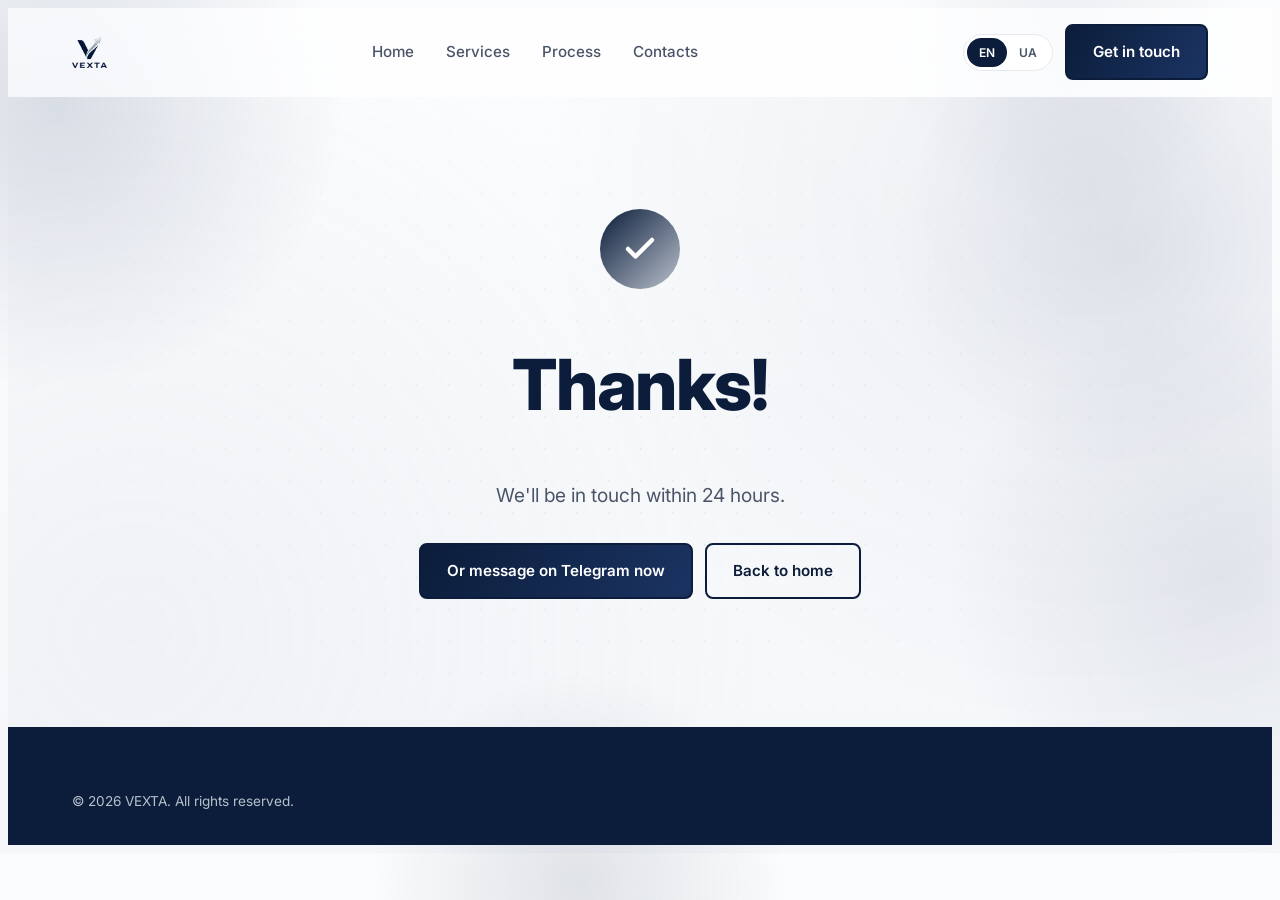
<file: thank-you.html>
<!DOCTYPE html>
<html lang="en">
<head>
<meta charset="UTF-8">
<meta name="viewport" content="width=device-width, initial-scale=1.0">
<title>Thanks - VEXTA</title>
<meta name="description" content="Thanks for your message. We'll be in touch within 24 hours.">
<meta name="robots" content="noindex,nofollow">
<meta name="theme-color" content="#0B1D3A">

<link rel="icon" type="image/png" href="favicon.png">
<link rel="alternate icon" href="favicon.ico">
<link rel="preconnect" href="https://fonts.googleapis.com">
<link rel="preconnect" href="https://fonts.gstatic.com" crossorigin>
<link href="https://fonts.googleapis.com/css2?family=Inter:wght@400;500;600;700;800&display=swap" rel="stylesheet">
<link rel="stylesheet" href="assets/css/styles.css">
</head>
<body>

<header class="site-header">
  <div class="container header-inner">
    <a href="index.html" class="header-logo" aria-label="VEXTA - home"><img src="assets/images/logo-400.png" alt="VEXTA" class="site-logo" width="200" height="184"></a>
    <nav class="nav-desktop" aria-label="Primary">
      <a href="index.html" class="nav-link">Home</a>
      <a href="services.html" class="nav-link">Services</a>
      <a href="process.html" class="nav-link">Process</a>
      <a href="contacts.html" class="nav-link">Contacts</a>
    </nav>
    <div class="header-actions">
      <div class="lang-switch" role="group" aria-label="Language">
        <a href="index.html" class="active">EN</a>
        <a href="ua/index.html">UA</a>
      </div>
      <a href="contacts.html" class="btn btn-primary header-cta">Get in touch</a>
      <button class="btn-menu" aria-label="Toggle menu"><svg width="20" height="20" viewBox="0 0 24 24" fill="none" stroke="currentColor" stroke-width="2.5" stroke-linecap="round" stroke-linejoin="round"><line x1="3" x2="21" y1="6" y2="6"/><line x1="3" x2="21" y1="12" y2="12"/><line x1="3" x2="21" y1="18" y2="18"/></svg></button>
    </div>
  </div>
  <nav class="nav-mobile"><a href="index.html">Home</a><a href="services.html">Services</a><a href="process.html">Process</a><a href="contacts.html">Contacts</a></nav>
</header>

<main>
<section class="hero" style="min-height:70vh; display:flex; align-items:center;">
  <div class="container" style="text-align:center;">
    <div class="fade-up visible" style="max-width:600px; margin:0 auto;">
      <div style="width:80px; height:80px; border-radius:50%; background:var(--gradient-accent); display:flex; align-items:center; justify-content:center; margin:0 auto 2rem; color:white;">
        <svg width="36" height="36" viewBox="0 0 24 24" fill="none" stroke="currentColor" stroke-width="3" stroke-linecap="round" stroke-linejoin="round"><path d="M20 6 9 17l-5-5"/></svg>
      </div>
      <h1 class="h1">Thanks!</h1>
      <p class="lead" style="margin-top:1.25rem;">We'll be in touch within 24 hours.</p>
      <div style="display:flex; gap:0.75rem; justify-content:center; flex-wrap:wrap; margin-top:2rem;">
        <a href="https://t.me/vlad_vexta" class="btn btn-primary" target="_blank" rel="noopener">Or message on Telegram now</a>
        <a href="index.html" class="btn btn-secondary">Back to home</a>
      </div>
    </div>
  </div>
</section>
</main>

<footer class="site-footer">
  <div class="container">
    <div class="footer-bottom" style="padding-top:0; border:none;">
      <div>© <span data-year>2026</span> VEXTA. All rights reserved.</div>
    </div>
  </div>
</footer>

<script src="assets/js/main.js" defer></script>
</body>
</html>
</file>
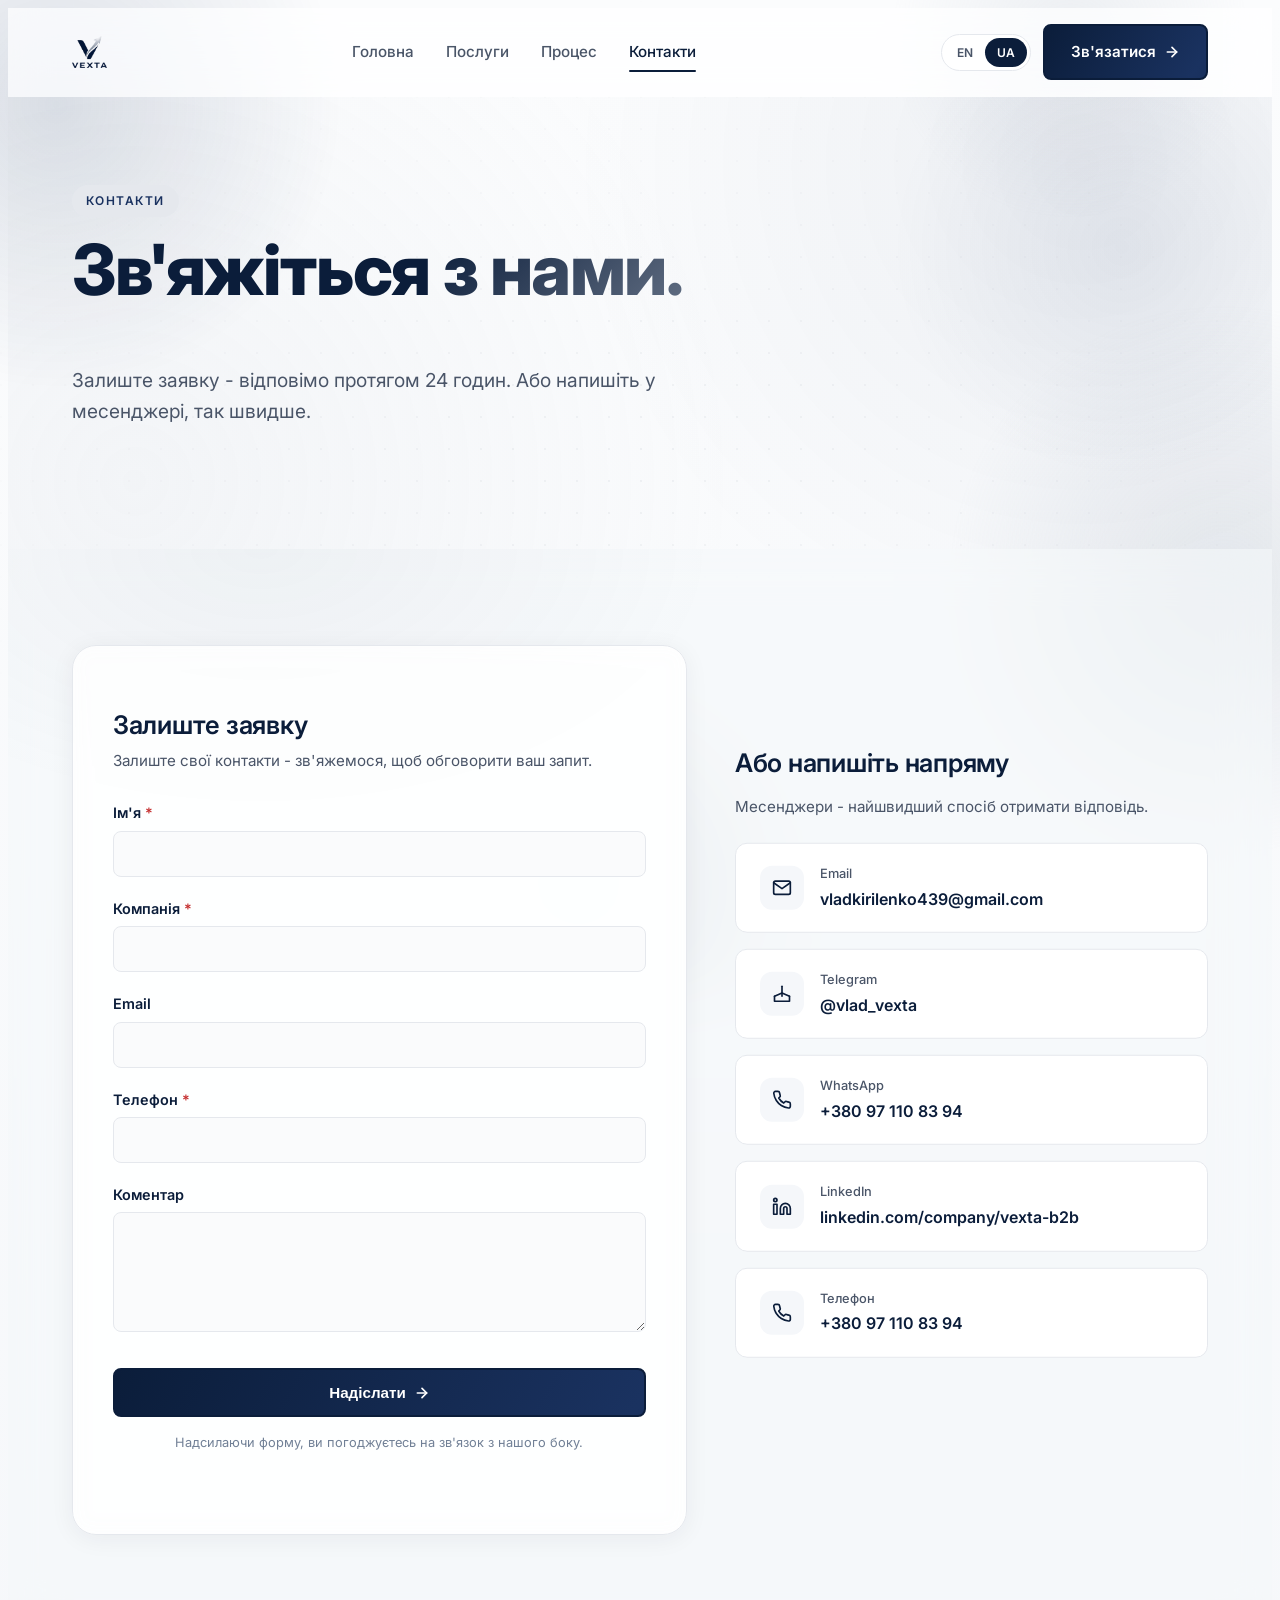
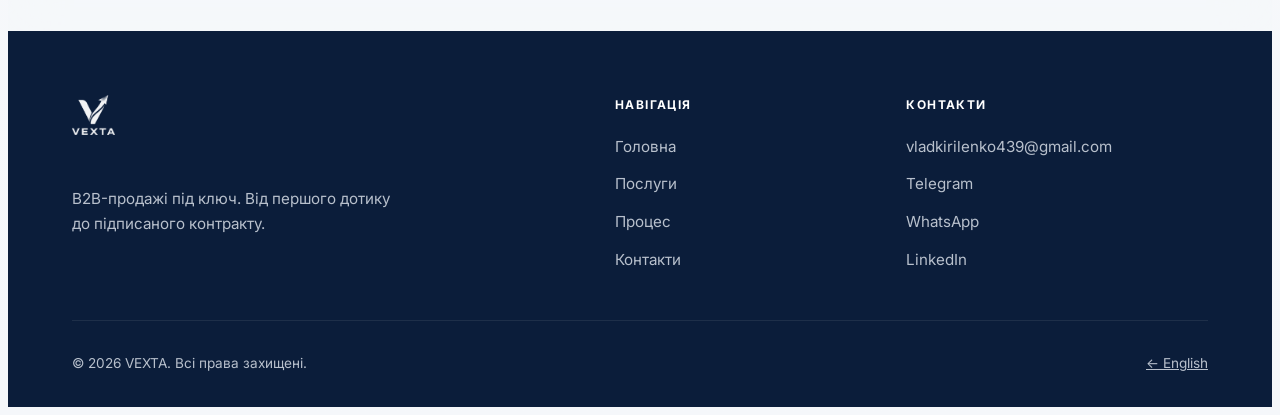
<file: ua/contacts.html>
<!DOCTYPE html>
<html lang="uk">
<head>
<meta charset="UTF-8">
<meta name="viewport" content="width=device-width, initial-scale=1.0">
<title>Контакти VEXTA - Зв'яжіться з нами | B2B-продажі під ключ</title>
<meta name="description" content="Зв'яжіться з VEXTA. Залиште заявку - відповімо протягом 24 годин. Або напишіть у Telegram, WhatsApp чи LinkedIn.">
<meta name="theme-color" content="#0B1D3A">

<meta property="og:type" content="website">
<meta property="og:site_name" content="VEXTA">
<meta property="og:title" content="Контакти VEXTA - Зв'яжіться з нами">
<meta property="og:description" content="Залиште заявку - відповімо протягом 24 годин.">
<meta property="og:url" content="https://vexta.site/ua/contacts.html">
<meta property="og:image" content="https://vexta.site/assets/images/og/og-contacts-ua.png">
<meta property="og:locale" content="uk_UA">
<meta property="og:locale:alternate" content="en_US">

<meta name="twitter:card" content="summary_large_image">
<meta name="twitter:title" content="Контакти VEXTA">
<meta name="twitter:description" content="Відповімо протягом 24 годин.">
<meta name="twitter:image" content="https://vexta.site/assets/images/og/og-contacts-ua.png">

<link rel="alternate" hreflang="en" href="https://vexta.site/contacts.html">
<link rel="alternate" hreflang="uk" href="https://vexta.site/ua/contacts.html">
<link rel="alternate" hreflang="x-default" href="https://vexta.site/contacts.html">
<link rel="canonical" href="https://vexta.site/ua/contacts.html">

<link rel="icon" type="image/png" href="../favicon.png">
<link rel="alternate icon" href="../favicon.ico">
<link rel="preconnect" href="https://fonts.googleapis.com">
<link rel="preconnect" href="https://fonts.gstatic.com" crossorigin>
<link href="https://fonts.googleapis.com/css2?family=Inter:wght@400;500;600;700;800&display=swap" rel="stylesheet">
<link rel="stylesheet" href="../assets/css/styles.css">
</head>
<body>

<header class="site-header">
  <div class="container header-inner">
    <a href="../ua/index.html" class="header-logo" aria-label="VEXTA - головна"><img src="../assets/images/logo-400.png" alt="VEXTA" class="site-logo" width="200" height="184"></a>
    <nav class="nav-desktop" aria-label="Основне меню">
      <a href="../ua/index.html" class="nav-link">Головна</a>
      <a href="../ua/services.html" class="nav-link">Послуги</a>
      <a href="../ua/process.html" class="nav-link">Процес</a>
      <a href="../ua/contacts.html" class="nav-link active">Контакти</a>
    </nav>
    <div class="header-actions">
      <div class="lang-switch" role="group" aria-label="Мова">
        <a href="../contacts.html" hreflang="en">EN</a>
        <a href="../ua/contacts.html" class="active" hreflang="uk">UA</a>
      </div>
      <a href="#contact-form" class="btn btn-primary header-cta">Зв'язатися
        <svg width="16" height="16" viewBox="0 0 24 24" fill="none" stroke="currentColor" stroke-width="2.5" stroke-linecap="round" stroke-linejoin="round"><path d="M5 12h14"/><path d="m12 5 7 7-7 7"/></svg>
      </a>
      <button class="btn-menu" aria-label="Меню" aria-expanded="false">
        <svg width="20" height="20" viewBox="0 0 24 24" fill="none" stroke="currentColor" stroke-width="2.5" stroke-linecap="round" stroke-linejoin="round"><line x1="3" x2="21" y1="6" y2="6"/><line x1="3" x2="21" y1="12" y2="12"/><line x1="3" x2="21" y1="18" y2="18"/></svg>
      </button>
    </div>
  </div>
  <nav class="nav-mobile" aria-label="Мобільне меню">
    <a href="../ua/index.html">Головна</a>
    <a href="../ua/services.html">Послуги</a>
    <a href="../ua/process.html">Процес</a>
  </nav>
</header>

<main>

<!-- HERO -->
<section class="hero">
  <div class="container">
    <div class="fade-up" style="max-width:800px;">
      <span class="eyebrow">Контакти</span>
      <h1 class="h1" style="margin-top:1rem;">Зв'яжіться <span class="gradient-text">з нами.</span></h1>
      <p class="lead" style="margin-top:1.25rem; max-width:640px;">
        Залиште заявку - відповімо протягом 24 годин. Або напишіть у месенджері, так швидше.
      </p>
    </div>
  </div>
</section>

<!-- FORM + CONTACTS -->
<section class="section section-bg-gray" id="contact-form">
  <div class="floating-v-set" aria-hidden="true">
    <span class="fv"><svg viewBox="0 0 24 24" fill="none" stroke="currentColor" stroke-width="2.2" stroke-linecap="round" stroke-linejoin="round"><path d="M6 9l6 6 6-6"/></svg></span>
    <span class="fv"><svg viewBox="0 0 24 24" fill="none" stroke="currentColor" stroke-width="2.2" stroke-linecap="round" stroke-linejoin="round"><path d="M6 9l6 6 6-6"/></svg></span>
    <span class="fv"><svg viewBox="0 0 24 24" fill="none" stroke="currentColor" stroke-width="2.2" stroke-linecap="round" stroke-linejoin="round"><path d="M6 9l6 6 6-6"/></svg></span>
    <span class="fv"><svg viewBox="0 0 24 24" fill="none" stroke="currentColor" stroke-width="2.2" stroke-linecap="round" stroke-linejoin="round"><path d="M6 9l6 6 6-6"/></svg></span>
    <span class="fv"><svg viewBox="0 0 24 24" fill="none" stroke="currentColor" stroke-width="2.2" stroke-linecap="round" stroke-linejoin="round"><path d="M6 9l6 6 6-6"/></svg></span>
  </div>
    <div class="container">
    <div style="display:grid; grid-template-columns: 1fr; gap:2.5rem;" class="contact-grid">
      <!-- Form -->
      <div class="fade-up">
        <div class="form-card">
          <h2 class="h3" style="margin-bottom:0.5rem;">Залиште заявку</h2>
          <p style="color:var(--color-gray-600); font-size:0.95rem; margin:0 0 1.75rem;">Залиште свої контакти - зв'яжемося, щоб обговорити ваш запит.</p>

          <form action="https://formsubmit.co/ajax/vladkirilenko439@gmail.com" method="POST" data-vexta-form data-thank-you="../ua/thank-you.html" novalidate>
            <input type="hidden" name="_subject" value="Нова заявка з vexta.site (UA)">
            <input type="hidden" name="_template" value="table">
            <input type="text" name="_honey" style="display:none" tabindex="-1" autocomplete="off">

            <div class="form-group">
              <label class="form-label" for="f-name">Ім'я <span class="req">*</span></label>
              <input class="form-input" type="text" id="f-name" name="Ім'я" required autocomplete="name">
              <div class="form-error">Вкажіть, будь ласка, ваше ім'я.</div>
            </div>

            <div class="form-group">
              <label class="form-label" for="f-company">Компанія <span class="req">*</span></label>
              <input class="form-input" type="text" id="f-company" name="Компанія" required autocomplete="organization">
              <div class="form-error">Вкажіть назву компанії.</div>
            </div>

            <div class="form-group">
              <label class="form-label" for="f-email">Email</label>
              <input class="form-input" type="email" id="f-email" name="Email" autocomplete="email">
              <div class="form-error">Введіть коректний email.</div>
            </div>

            <div class="form-group">
              <label class="form-label" for="f-phone">Телефон <span class="req">*</span></label>
              <input class="form-input" type="tel" id="f-phone" name="Телефон" required autocomplete="tel">
              <div class="form-error">Вкажіть номер телефону.</div>
            </div>

            <div class="form-group">
              <label class="form-label" for="f-msg">Коментар</label>
              <textarea class="form-textarea" id="f-msg" name="Коментар" placeholder=""></textarea>
            </div>

            <button type="submit" class="btn btn-primary form-submit">
              Надіслати
              <svg width="16" height="16" viewBox="0 0 24 24" fill="none" stroke="currentColor" stroke-width="2.5" stroke-linecap="round" stroke-linejoin="round"><path d="M5 12h14"/><path d="m12 5 7 7-7 7"/></svg>
            </button>
            <p style="font-size:0.8rem; color:var(--color-gray-500); margin:1rem 0 0; text-align:center;">Надсилаючи форму, ви погоджуєтесь на зв'язок з нашого боку.</p>
          </form>
        </div>
      </div>

      <!-- Direct contacts -->
      <div class="fade-up">
        <div style="position:sticky; top:100px;">
          <h2 class="h3" style="margin-bottom:1rem;">Або напишіть напряму</h2>
          <p style="color:var(--color-gray-600); font-size:0.95rem; margin:0 0 1.5rem;">Месенджери - найшвидший спосіб отримати відповідь.</p>

          <ul class="contact-list">
            <li>
              <a href="mailto:vladkirilenko439@gmail.com" class="contact-item">
                <div class="contact-icon"><svg viewBox="0 0 24 24" fill="none" stroke="currentColor" stroke-width="2" stroke-linecap="round" stroke-linejoin="round"><path d="M4 4h16c1.1 0 2 .9 2 2v12c0 1.1-.9 2-2 2H4c-1.1 0-2-.9-2-2V6c0-1.1.9-2 2-2z"/><polyline points="22,6 12,13 2,6"/></svg></div>
                <div><div class="contact-label">Email</div><div class="contact-value">vladkirilenko439@gmail.com</div></div>
              </a>
            </li>
            <li>
              <a href="https://t.me/vlad_vexta" class="contact-item" target="_blank" rel="noopener">
                <div class="contact-icon"><svg viewBox="0 0 24 24" fill="none" stroke="currentColor" stroke-width="2" stroke-linecap="round" stroke-linejoin="round"><path d="m21 15-9-4-9 4"/><path d="M3 15v6h18v-6"/><path d="M12 3v12"/></svg></div>
                <div><div class="contact-label">Telegram</div><div class="contact-value">@vlad_vexta</div></div>
              </a>
            </li>
            <li>
              <a href="https://wa.me/380971108394" class="contact-item" target="_blank" rel="noopener">
                <div class="contact-icon"><svg viewBox="0 0 24 24" fill="none" stroke="currentColor" stroke-width="2" stroke-linecap="round" stroke-linejoin="round"><path d="M22 16.92v3a2 2 0 0 1-2.18 2 19.79 19.79 0 0 1-8.63-3.07 19.5 19.5 0 0 1-6-6 19.79 19.79 0 0 1-3.07-8.67A2 2 0 0 1 4.11 2h3a2 2 0 0 1 2 1.72 12.84 12.84 0 0 0 .7 2.81 2 2 0 0 1-.45 2.11L8.09 9.91a16 16 0 0 0 6 6l1.27-1.27a2 2 0 0 1 2.11-.45 12.84 12.84 0 0 0 2.81.7A2 2 0 0 1 22 16.92z"/></svg></div>
                <div><div class="contact-label">WhatsApp</div><div class="contact-value">+380 97 110 83 94</div></div>
              </a>
            </li>
            <li>
              <a href="https://linkedin.com/company/vexta-b2b" class="contact-item" target="_blank" rel="noopener">
                <div class="contact-icon"><svg viewBox="0 0 24 24" fill="none" stroke="currentColor" stroke-width="2" stroke-linecap="round" stroke-linejoin="round"><path d="M16 8a6 6 0 0 1 6 6v7h-4v-7a2 2 0 0 0-4 0v7h-4v-7a6 6 0 0 1 6-6z"/><rect width="4" height="12" x="2" y="9"/><circle cx="4" cy="4" r="2"/></svg></div>
                <div><div class="contact-label">LinkedIn</div><div class="contact-value">linkedin.com/company/vexta-b2b</div></div>
              </a>
            </li>
            <li>
              <a href="tel:+380971108394" class="contact-item">
                <div class="contact-icon"><svg viewBox="0 0 24 24" fill="none" stroke="currentColor" stroke-width="2" stroke-linecap="round" stroke-linejoin="round"><path d="M22 16.92v3a2 2 0 0 1-2.18 2 19.79 19.79 0 0 1-8.63-3.07 19.5 19.5 0 0 1-6-6 19.79 19.79 0 0 1-3.07-8.67A2 2 0 0 1 4.11 2h3a2 2 0 0 1 2 1.72 12.84 12.84 0 0 0 .7 2.81 2 2 0 0 1-.45 2.11L8.09 9.91a16 16 0 0 0 6 6l1.27-1.27a2 2 0 0 1 2.11-.45 12.84 12.84 0 0 0 2.81.7A2 2 0 0 1 22 16.92z"/></svg></div>
                <div><div class="contact-label">Телефон</div><div class="contact-value">+380 97 110 83 94</div></div>
              </a>
            </li>
          </ul>
        </div>
      </div>
    </div>
  </div>
</section>

</main>

<footer class="site-footer">
  <div class="container">
    <div class="footer-grid">
      <div>
        <a href="../ua/index.html" class="footer-logo" aria-label="VEXTA"><img src="../assets/images/logo-400.png" alt="VEXTA" class="site-logo site-logo-light" width="200" height="184"></a>
        <p class="footer-tagline">B2B-продажі під ключ. Від першого дотику до підписаного контракту.</p>
      </div>
      <div>
        <div class="footer-title">Навігація</div>
        <ul class="footer-nav">
          <li><a href="../ua/index.html">Головна</a></li>
          <li><a href="../ua/services.html">Послуги</a></li>
          <li><a href="../ua/process.html">Процес</a></li>
          <li><a href="../ua/contacts.html">Контакти</a></li>
        </ul>
      </div>
      <div>
        <div class="footer-title">Контакти</div>
        <ul class="footer-nav">
          <li><a href="mailto:vladkirilenko439@gmail.com">vladkirilenko439@gmail.com</a></li>
          <li><a href="https://t.me/vlad_vexta" target="_blank" rel="noopener">Telegram</a></li>
          <li><a href="https://wa.me/380971108394" target="_blank" rel="noopener">WhatsApp</a></li>
          <li><a href="https://linkedin.com/company/vexta-b2b" target="_blank" rel="noopener">LinkedIn</a></li>
        </ul>
      </div>
    </div>
    <div class="footer-bottom">
      <div>© <span data-year>2026</span> VEXTA. Всі права захищені.</div>
      <div><a href="../contacts.html" style="color:inherit;">← English</a></div>
    </div>
  </div>
</footer>

<style>
  @media (min-width: 900px) {
    .contact-grid { grid-template-columns: 1.3fr 1fr !important; gap: 3rem !important; }
  }
</style>

<script src="../assets/js/main.js" defer></script>
</body>
</html>
</file>
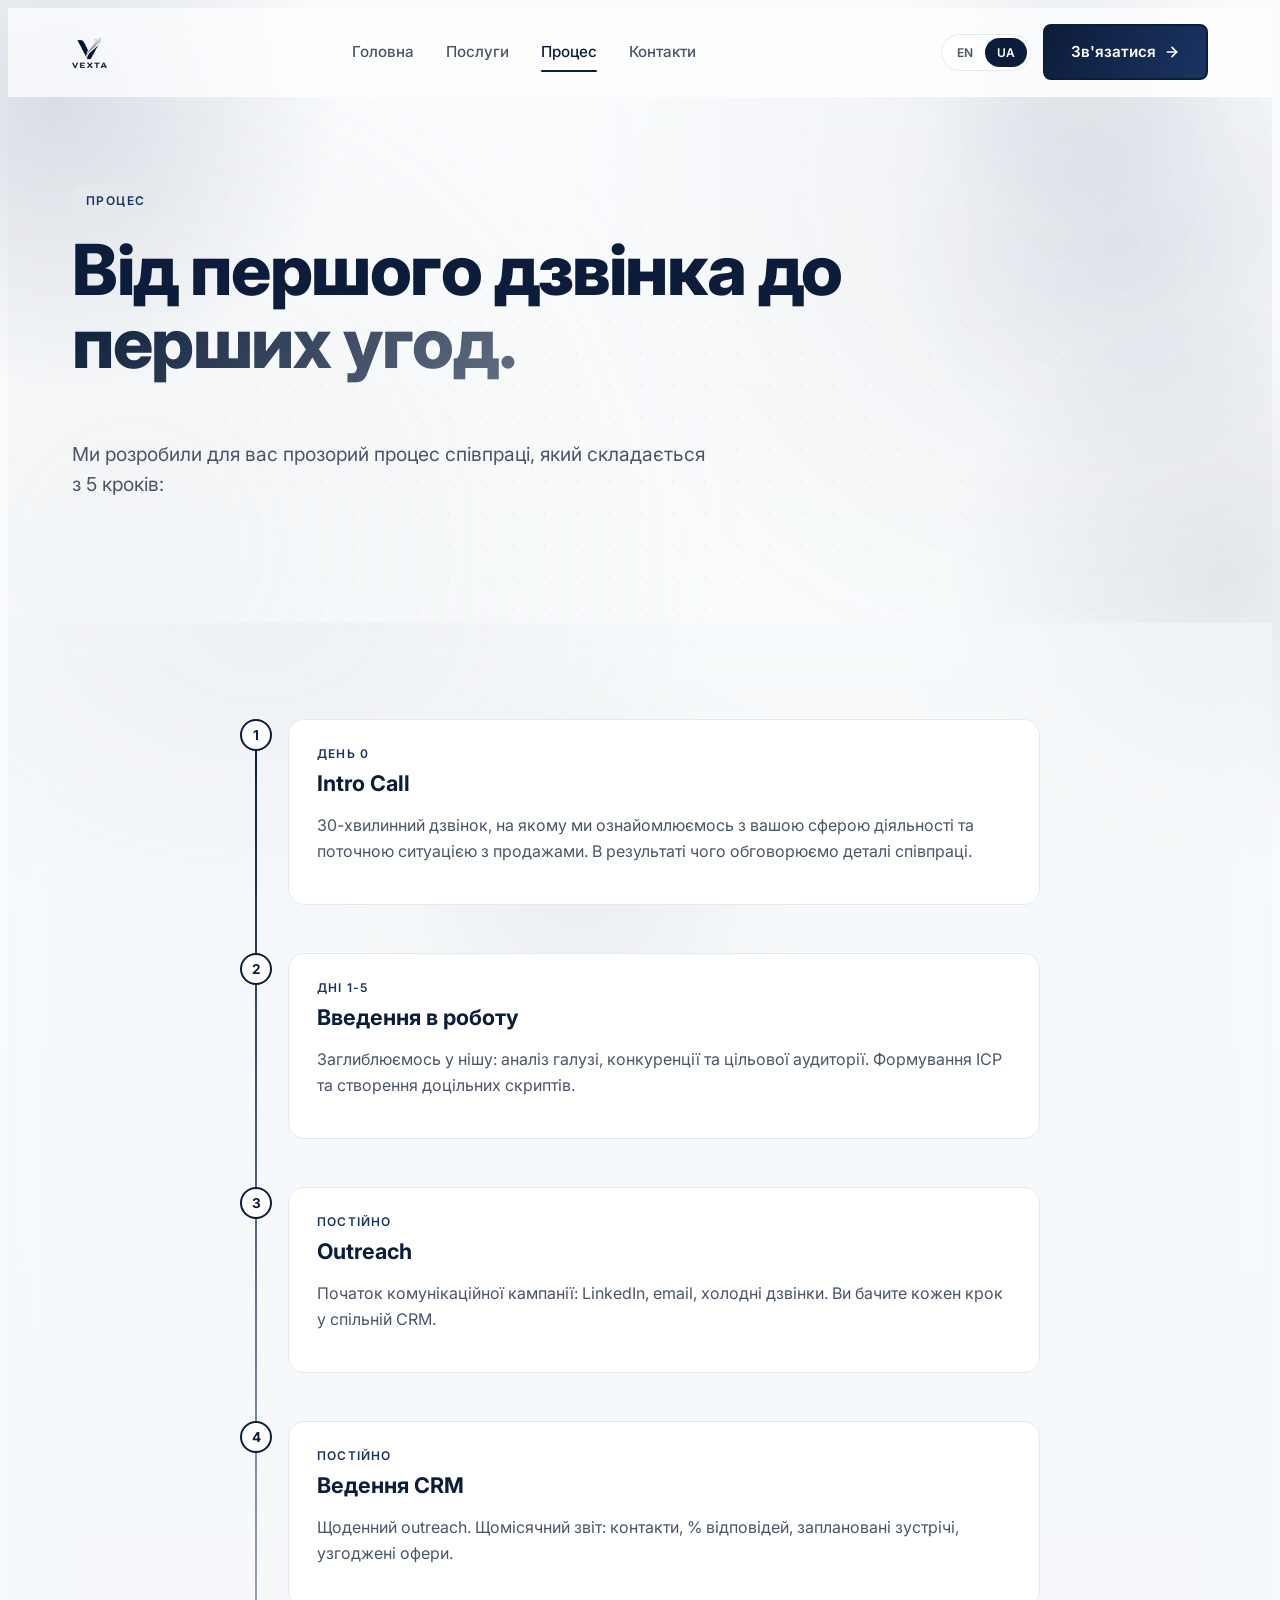
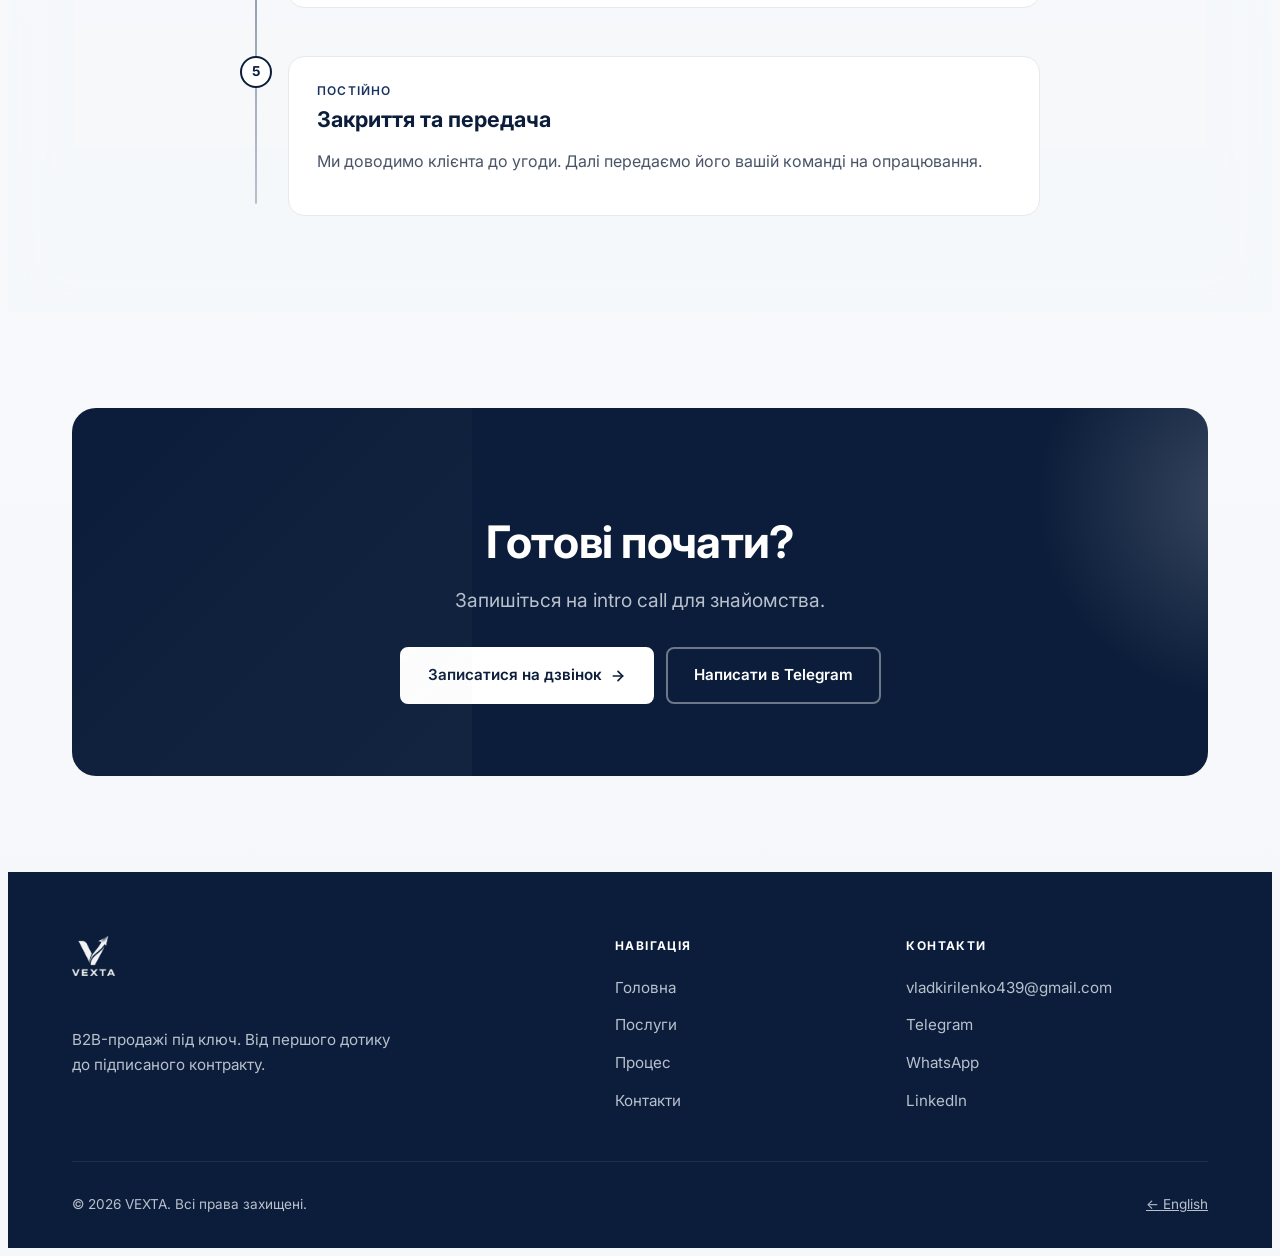
<file: ua/process.html>
<!DOCTYPE html>
<html lang="uk">
<head>
<meta charset="UTF-8">
<meta name="viewport" content="width=device-width, initial-scale=1.0">
<title>Процес - Від першого дзвінка до перших угод | VEXTA</title>
<meta name="description" content="Наш 5-крокoвий процес B2B-продажів: intro-call, онбординг, запуск outreach, ведення пайплайну та закриття. Повна прозорість.">
<meta name="theme-color" content="#0B1D3A">

<meta property="og:type" content="website">
<meta property="og:site_name" content="VEXTA">
<meta property="og:title" content="Процес VEXTA - Від першого дзвінка до перших угод">
<meta property="og:description" content="Ми розробили для вас прозорий процес співпраці, який складається з 5 кроків:">
<meta property="og:url" content="https://vexta.site/ua/process.html">
<meta property="og:image" content="https://vexta.site/assets/images/og/og-process-ua.png">
<meta property="og:locale" content="uk_UA">
<meta property="og:locale:alternate" content="en_US">

<meta name="twitter:card" content="summary_large_image">
<meta name="twitter:title" content="Процес VEXTA">
<meta name="twitter:description" content="Прозорий 5-крокoвий процес.">
<meta name="twitter:image" content="https://vexta.site/assets/images/og/og-process-ua.png">

<link rel="alternate" hreflang="en" href="https://vexta.site/process.html">
<link rel="alternate" hreflang="uk" href="https://vexta.site/ua/process.html">
<link rel="alternate" hreflang="x-default" href="https://vexta.site/process.html">
<link rel="canonical" href="https://vexta.site/ua/process.html">

<link rel="icon" type="image/png" href="../favicon.png">
<link rel="alternate icon" href="../favicon.ico">
<link rel="preconnect" href="https://fonts.googleapis.com">
<link rel="preconnect" href="https://fonts.gstatic.com" crossorigin>
<link href="https://fonts.googleapis.com/css2?family=Inter:wght@400;500;600;700;800&display=swap" rel="stylesheet">
<link rel="stylesheet" href="../assets/css/styles.css">
</head>
<body>

<header class="site-header">
  <div class="container header-inner">
    <a href="../ua/index.html" class="header-logo" aria-label="VEXTA - головна"><img src="../assets/images/logo-400.png" alt="VEXTA" class="site-logo" width="200" height="184"></a>
    <nav class="nav-desktop" aria-label="Основне меню">
      <a href="../ua/index.html" class="nav-link">Головна</a>
      <a href="../ua/services.html" class="nav-link">Послуги</a>
      <a href="../ua/process.html" class="nav-link active">Процес</a>
      <a href="../ua/contacts.html" class="nav-link">Контакти</a>
    </nav>
    <div class="header-actions">
      <div class="lang-switch" role="group" aria-label="Мова">
        <a href="../process.html" hreflang="en">EN</a>
        <a href="../ua/process.html" class="active" hreflang="uk">UA</a>
      </div>
      <a href="../ua/contacts.html" class="btn btn-primary header-cta">Зв'язатися
        <svg width="16" height="16" viewBox="0 0 24 24" fill="none" stroke="currentColor" stroke-width="2.5" stroke-linecap="round" stroke-linejoin="round"><path d="M5 12h14"/><path d="m12 5 7 7-7 7"/></svg>
      </a>
      <button class="btn-menu" aria-label="Меню" aria-expanded="false">
        <svg width="20" height="20" viewBox="0 0 24 24" fill="none" stroke="currentColor" stroke-width="2.5" stroke-linecap="round" stroke-linejoin="round"><line x1="3" x2="21" y1="6" y2="6"/><line x1="3" x2="21" y1="12" y2="12"/><line x1="3" x2="21" y1="18" y2="18"/></svg>
      </button>
    </div>
  </div>
  <nav class="nav-mobile" aria-label="Мобільне меню">
    <a href="../ua/index.html">Головна</a>
    <a href="../ua/services.html">Послуги</a>
    <a href="../ua/process.html">Процес</a>
    <a href="../ua/contacts.html">Контакти</a>
    <a href="../ua/contacts.html" class="btn btn-primary">Зв'язатися</a>
  </nav>
</header>

<main>

<!-- HERO -->
<section class="hero">
  <div class="container">
    <div class="fade-up" style="max-width:800px;">
      <span class="eyebrow">Процес</span>
      <h1 class="h1" style="margin-top:1rem;">Від першого дзвінка до <span class="gradient-text">перших угод.</span></h1>
      <p class="lead" style="margin-top:1.25rem; max-width:640px;">
        Ми розробили для вас прозорий процес співпраці, який складається з 5 кроків:
      </p>
    </div>
  </div>
</section>

<!-- TIMELINE -->
<section class="section section-bg-gray">
  <div class="floating-v-set" aria-hidden="true">
    <span class="fv"><svg viewBox="0 0 24 24" fill="none" stroke="currentColor" stroke-width="2.2" stroke-linecap="round" stroke-linejoin="round"><path d="M6 9l6 6 6-6"/></svg></span>
    <span class="fv"><svg viewBox="0 0 24 24" fill="none" stroke="currentColor" stroke-width="2.2" stroke-linecap="round" stroke-linejoin="round"><path d="M6 9l6 6 6-6"/></svg></span>
    <span class="fv"><svg viewBox="0 0 24 24" fill="none" stroke="currentColor" stroke-width="2.2" stroke-linecap="round" stroke-linejoin="round"><path d="M6 9l6 6 6-6"/></svg></span>
    <span class="fv"><svg viewBox="0 0 24 24" fill="none" stroke="currentColor" stroke-width="2.2" stroke-linecap="round" stroke-linejoin="round"><path d="M6 9l6 6 6-6"/></svg></span>
    <span class="fv"><svg viewBox="0 0 24 24" fill="none" stroke="currentColor" stroke-width="2.2" stroke-linecap="round" stroke-linejoin="round"><path d="M6 9l6 6 6-6"/></svg></span>
  </div>
    <div class="container">
    <div class="timeline">

      <div class="timeline-item fade-up">
        <div class="timeline-marker">1</div>
        <div class="timeline-content">
          <div class="timeline-step">День 0</div>
          <h2 class="timeline-title">Intro Call</h2>
          <p class="timeline-body">30-хвилинний дзвінок, на якому ми ознайомлюємось з вашою сферою діяльності та поточною ситуацією з продажами. В результаті чого обговорюємо деталі співпраці.</p>
        </div>
      </div>

      <div class="timeline-item fade-up">
        <div class="timeline-marker">2</div>
        <div class="timeline-content">
          <div class="timeline-step">Дні 1-5</div>
          <h2 class="timeline-title">Введення в роботу</h2>
          <p class="timeline-body">Заглиблюємось у нішу: аналіз галузі, конкуренції та цільової аудиторії. Формування ICP та створення доцільних скриптів.</p>
        </div>
      </div>

      <div class="timeline-item fade-up">
        <div class="timeline-marker">3</div>
        <div class="timeline-content">
          <div class="timeline-step">Постійно</div>
          <h2 class="timeline-title">Outreach</h2>
          <p class="timeline-body">Початок комунікаційної кампанії: LinkedIn, email, холодні дзвінки. Ви бачите кожен крок у спільній CRM.</p>
        </div>
      </div>

      <div class="timeline-item fade-up">
        <div class="timeline-marker">4</div>
        <div class="timeline-content">
          <div class="timeline-step">Постійно</div>
          <h2 class="timeline-title">Ведення CRM</h2>
          <p class="timeline-body">Щоденний outreach. Щомісячний звіт: контакти, % відповідей, заплановані зустрічі, узгоджені офери.</p>
        </div>
      </div>

      <div class="timeline-item fade-up">
        <div class="timeline-marker">5</div>
        <div class="timeline-content">
          <div class="timeline-step">Постійно</div>
          <h2 class="timeline-title">Закриття та передача</h2>
          <p class="timeline-body">Ми доводимо клієнта до угоди. Далі передаємо його вашій команді на опрацювання.</p>
        </div>
      </div>

    </div>
  </div>
</section>


<!-- FINAL CTA -->
<section class="section">
  <div class="container">
    <div class="final-cta fade-up">
      <h2 class="h2">Готові почати?</h2>
      <p class="lead">Запишіться на intro call для знайомства.</p>
      <div class="final-cta-buttons">
        <a href="../ua/contacts.html" class="btn btn-light">
          Записатися на дзвінок
          <svg width="16" height="16" viewBox="0 0 24 24" fill="none" stroke="currentColor" stroke-width="2.5" stroke-linecap="round" stroke-linejoin="round"><path d="M5 12h14"/><path d="m12 5 7 7-7 7"/></svg>
        </a>
        <a href="https://t.me/vlad_vexta" class="btn btn-outline-light" target="_blank" rel="noopener">Написати в Telegram</a>
      </div>
    </div>
  </div>
</section>

</main>

<footer class="site-footer">
  <div class="container">
    <div class="footer-grid">
      <div>
        <a href="../ua/index.html" class="footer-logo" aria-label="VEXTA"><img src="../assets/images/logo-400.png" alt="VEXTA" class="site-logo site-logo-light" width="200" height="184"></a>
        <p class="footer-tagline">B2B-продажі під ключ. Від першого дотику до підписаного контракту.</p>
      </div>
      <div>
        <div class="footer-title">Навігація</div>
        <ul class="footer-nav">
          <li><a href="../ua/index.html">Головна</a></li>
          <li><a href="../ua/services.html">Послуги</a></li>
          <li><a href="../ua/process.html">Процес</a></li>
          <li><a href="../ua/contacts.html">Контакти</a></li>
        </ul>
      </div>
      <div>
        <div class="footer-title">Контакти</div>
        <ul class="footer-nav">
          <li><a href="mailto:vladkirilenko439@gmail.com">vladkirilenko439@gmail.com</a></li>
          <li><a href="https://t.me/vlad_vexta" target="_blank" rel="noopener">Telegram</a></li>
          <li><a href="https://wa.me/380971108394" target="_blank" rel="noopener">WhatsApp</a></li>
          <li><a href="https://linkedin.com/company/vexta-b2b" target="_blank" rel="noopener">LinkedIn</a></li>
        </ul>
      </div>
    </div>
    <div class="footer-bottom">
      <div>© <span data-year>2026</span> VEXTA. Всі права захищені.</div>
      <div><a href="../process.html" style="color:inherit;">← English</a></div>
    </div>
  </div>
</footer>

<script src="../assets/js/main.js" defer></script>
</body>
</html>
</file>
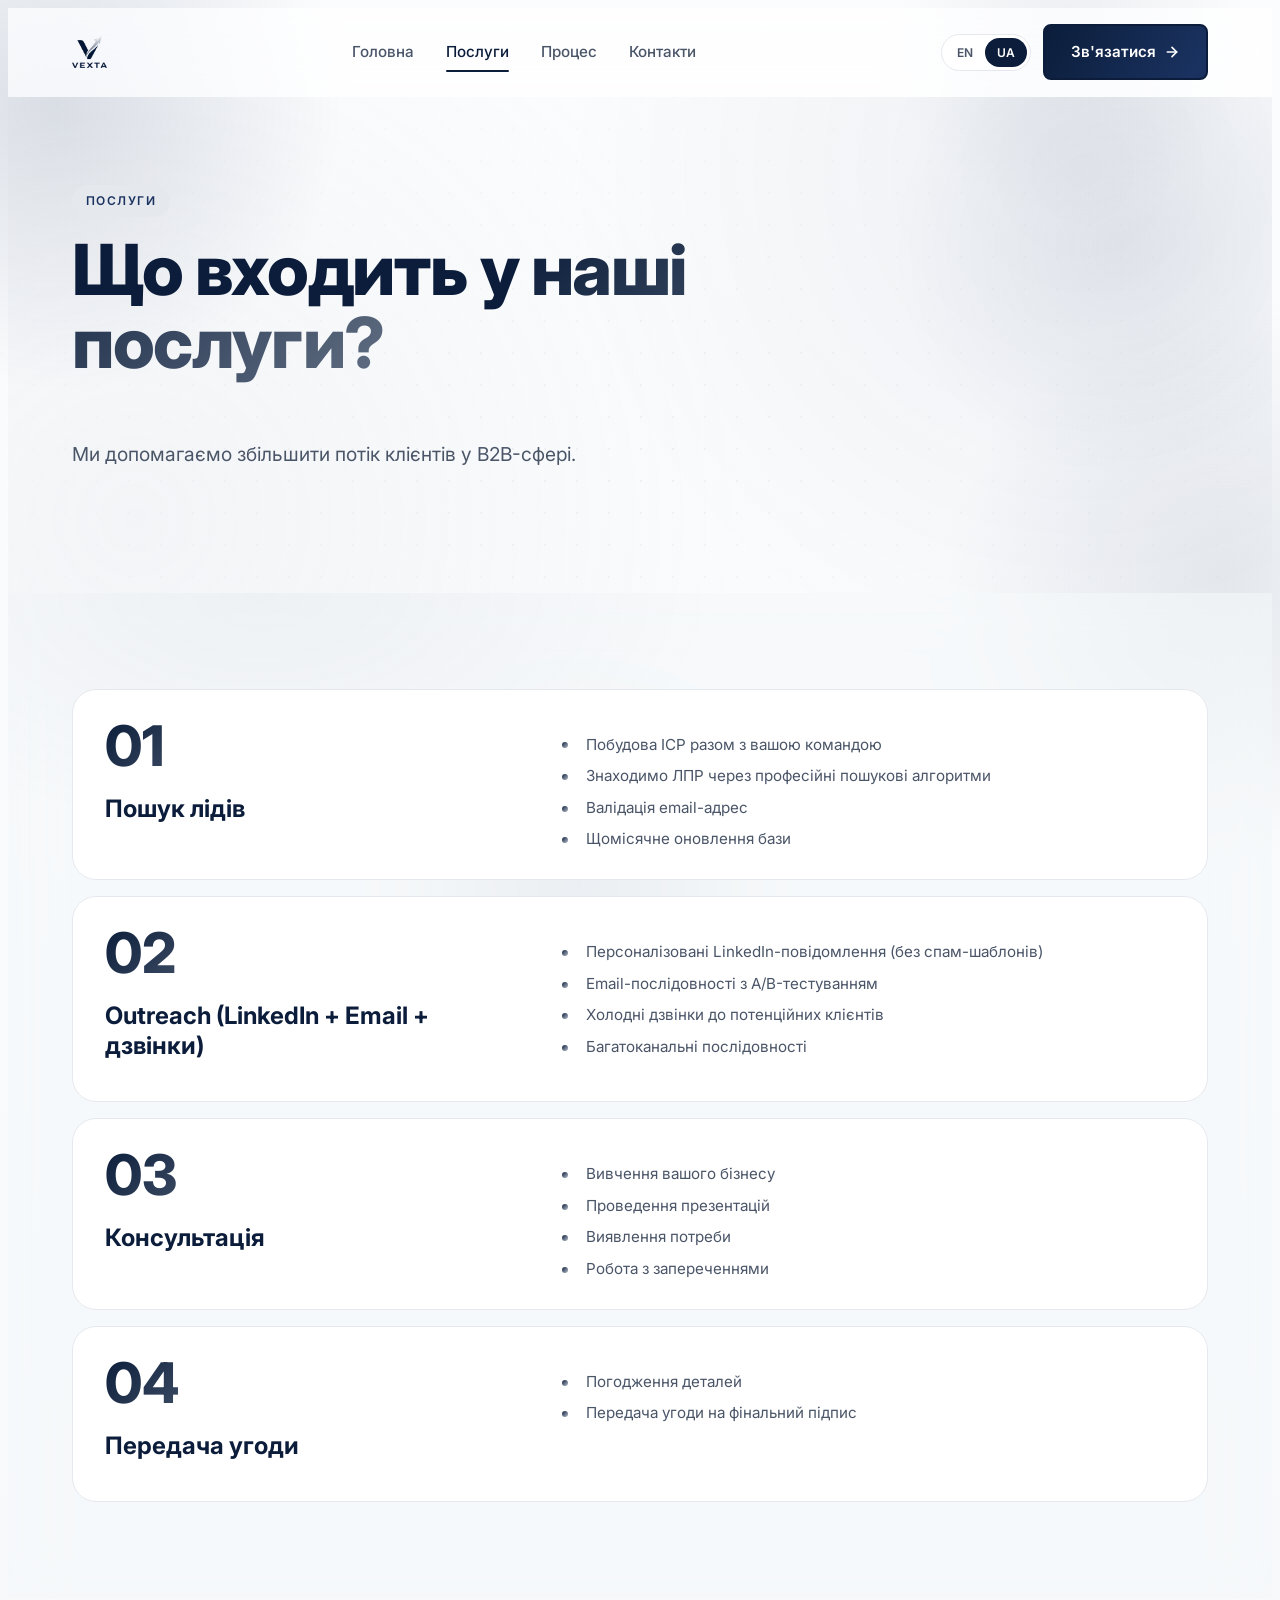
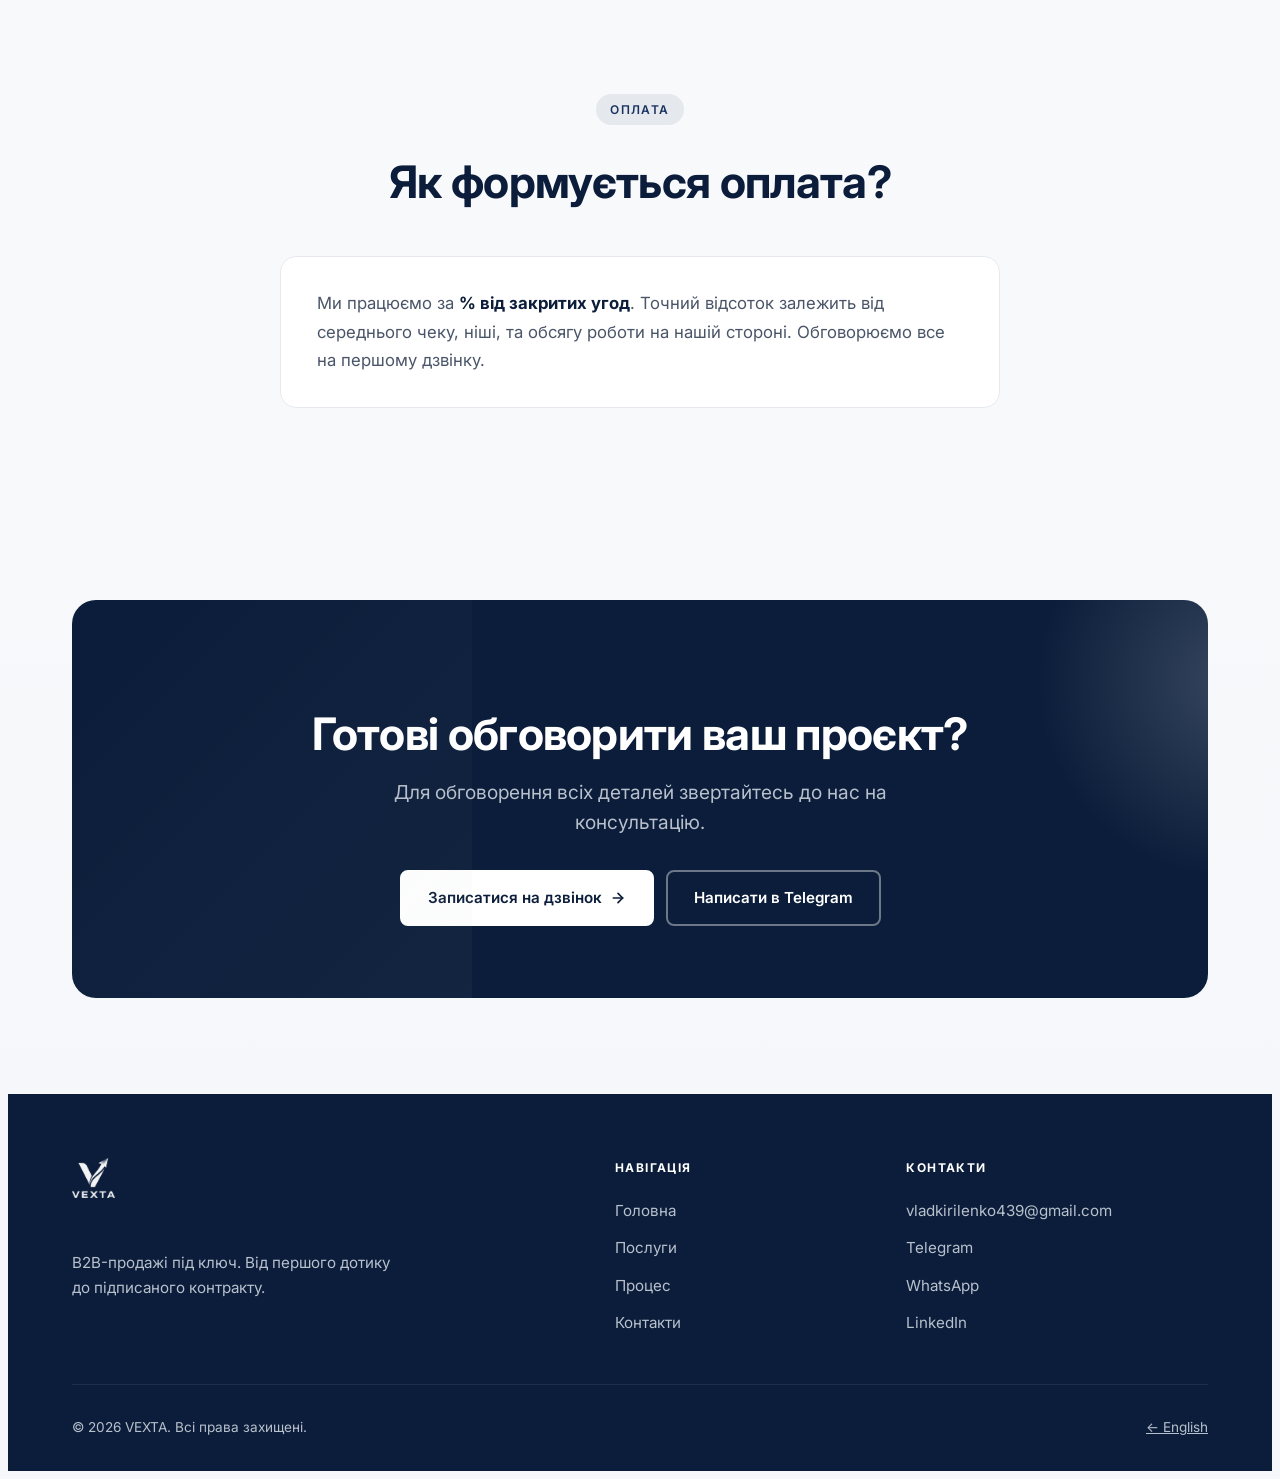
<file: ua/services.html>
<!DOCTYPE html>
<html lang="uk">
<head>
<meta charset="UTF-8">
<meta name="viewport" content="width=device-width, initial-scale=1.0">
<title>Послуги - B2B-продажі повного циклу | VEXTA</title>
<meta name="description" content="Пошук лідів, багатоканальний outreach, підігрів, discovery та закриття угод. Повний цикл B2B-продажів під ключ від VEXTA.">
<meta name="theme-color" content="#0B1D3A">

<meta property="og:type" content="website">
<meta property="og:site_name" content="VEXTA">
<meta property="og:title" content="Послуги VEXTA - B2B-продажі повного циклу">
<meta property="og:description" content="Що ми беремо на себе - повний цикл продажів від холодного ліда до підписаної угоди.">
<meta property="og:url" content="https://vexta.site/ua/services.html">
<meta property="og:image" content="https://vexta.site/assets/images/og/og-services-ua.png">
<meta property="og:locale" content="uk_UA">
<meta property="og:locale:alternate" content="en_US">

<meta name="twitter:card" content="summary_large_image">
<meta name="twitter:title" content="Послуги VEXTA">
<meta name="twitter:description" content="Повний цикл B2B-продажів під ключ.">
<meta name="twitter:image" content="https://vexta.site/assets/images/og/og-services-ua.png">

<link rel="alternate" hreflang="en" href="https://vexta.site/services.html">
<link rel="alternate" hreflang="uk" href="https://vexta.site/ua/services.html">
<link rel="alternate" hreflang="x-default" href="https://vexta.site/services.html">
<link rel="canonical" href="https://vexta.site/ua/services.html">

<link rel="icon" type="image/png" href="../favicon.png">
<link rel="alternate icon" href="../favicon.ico">
<link rel="preconnect" href="https://fonts.googleapis.com">
<link rel="preconnect" href="https://fonts.gstatic.com" crossorigin>
<link href="https://fonts.googleapis.com/css2?family=Inter:wght@400;500;600;700;800&display=swap" rel="stylesheet">
<link rel="stylesheet" href="../assets/css/styles.css">
</head>
<body>

<header class="site-header">
  <div class="container header-inner">
    <a href="../ua/index.html" class="header-logo" aria-label="VEXTA - головна"><img src="../assets/images/logo-400.png" alt="VEXTA" class="site-logo" width="200" height="184"></a>
    <nav class="nav-desktop" aria-label="Основне меню">
      <a href="../ua/index.html" class="nav-link">Головна</a>
      <a href="../ua/services.html" class="nav-link active">Послуги</a>
      <a href="../ua/process.html" class="nav-link">Процес</a>
      <a href="../ua/contacts.html" class="nav-link">Контакти</a>
    </nav>
    <div class="header-actions">
      <div class="lang-switch" role="group" aria-label="Мова">
        <a href="../services.html" hreflang="en">EN</a>
        <a href="../ua/services.html" class="active" hreflang="uk">UA</a>
      </div>
      <a href="../ua/contacts.html" class="btn btn-primary header-cta">Зв'язатися
        <svg width="16" height="16" viewBox="0 0 24 24" fill="none" stroke="currentColor" stroke-width="2.5" stroke-linecap="round" stroke-linejoin="round"><path d="M5 12h14"/><path d="m12 5 7 7-7 7"/></svg>
      </a>
      <button class="btn-menu" aria-label="Меню" aria-expanded="false">
        <svg width="20" height="20" viewBox="0 0 24 24" fill="none" stroke="currentColor" stroke-width="2.5" stroke-linecap="round" stroke-linejoin="round"><line x1="3" x2="21" y1="6" y2="6"/><line x1="3" x2="21" y1="12" y2="12"/><line x1="3" x2="21" y1="18" y2="18"/></svg>
      </button>
    </div>
  </div>
  <nav class="nav-mobile" aria-label="Мобільне меню">
    <a href="../ua/index.html">Головна</a>
    <a href="../ua/services.html">Послуги</a>
    <a href="../ua/process.html">Процес</a>
    <a href="../ua/contacts.html">Контакти</a>
    <a href="../ua/contacts.html" class="btn btn-primary">Зв'язатися</a>
  </nav>
</header>

<main>

<!-- HERO -->
<section class="hero">
  <div class="container">
    <div class="fade-up" style="max-width:800px;">
      <span class="eyebrow">Послуги</span>
        <h1 class="h1" style="margin-top:1rem;">Що входить у <span class="gradient-text">наші послуги?</span></h1>
        <p class="lead" style="margin-top:1.25rem; max-width:640px;">Ми допомагаємо збільшити потік клієнтів у B2B-сфері.</p>
    </div>
  </div>
</section>

<!-- SERVICE BLOCKS -->
<section class="section section-bg-gray">
  <div class="floating-v-set" aria-hidden="true">
    <span class="fv"><svg viewBox="0 0 24 24" fill="none" stroke="currentColor" stroke-width="2.2" stroke-linecap="round" stroke-linejoin="round"><path d="M6 9l6 6 6-6"/></svg></span>
    <span class="fv"><svg viewBox="0 0 24 24" fill="none" stroke="currentColor" stroke-width="2.2" stroke-linecap="round" stroke-linejoin="round"><path d="M6 9l6 6 6-6"/></svg></span>
    <span class="fv"><svg viewBox="0 0 24 24" fill="none" stroke="currentColor" stroke-width="2.2" stroke-linecap="round" stroke-linejoin="round"><path d="M6 9l6 6 6-6"/></svg></span>
    <span class="fv"><svg viewBox="0 0 24 24" fill="none" stroke="currentColor" stroke-width="2.2" stroke-linecap="round" stroke-linejoin="round"><path d="M6 9l6 6 6-6"/></svg></span>
    <span class="fv"><svg viewBox="0 0 24 24" fill="none" stroke="currentColor" stroke-width="2.2" stroke-linecap="round" stroke-linejoin="round"><path d="M6 9l6 6 6-6"/></svg></span>
  </div>
    <div class="container" style="display:flex; flex-direction:column; gap:1rem;">

    <div class="service-block fade-up">
      <div>
        <div class="service-num">01</div>
        <h2 class="service-title">Пошук лідів</h2>
      </div>
      <ul class="card-list">
        <li>Побудова ICP разом з вашою командою</li>
        <li>Знаходимо ЛПР через професійні пошукові алгоритми</li>
        <li>Валідація email-адрес</li>
        <li>Щомісячне оновлення бази</li>
      </ul>
    </div>

    <div class="service-block fade-up">
      <div>
        <div class="service-num">02</div>
        <h2 class="service-title">Outreach (LinkedIn + Email + дзвінки)</h2>
      </div>
      <ul class="card-list">
        <li>Персоналізовані LinkedIn-повідомлення (без спам-шаблонів)</li>
        <li>Email-послідовності з A/B-тестуванням</li>
        <li>Холодні дзвінки до потенційних клієнтів</li>
        <li>Багатоканальні послідовності</li>
      </ul>
    </div>

    <div class="service-block fade-up">
      <div>
        <div class="service-num">03</div>
        <h2 class="service-title">Консультація</h2>
      </div>
      <ul class="card-list">
        <li>Вивчення вашого бізнесу</li>
        <li>Проведення презентацій</li>
        <li>Виявлення потреби</li>
        <li>Робота з запереченнями</li>
      </ul>
    </div>

    <div class="service-block fade-up">
      <div>
        <div class="service-num">04</div>
        <h2 class="service-title">Передача угоди</h2>
      </div>
      <ul class="card-list">
        <li>Погодження деталей</li>
        <li>Передача угоди на фінальний підпис</li>
      </ul>
    </div>

  </div>
</section>


<!-- PRICING -->
<section class="section">
  <div class="container">
    <div class="section-head fade-up">
      <span class="eyebrow">Оплата</span>
      <h2 class="h2" style="margin-top:1rem;">Як формується оплата?</h2>
    </div>
    <div class="fade-up" style="max-width:720px; margin:0 auto; padding:2rem 2.25rem; background:var(--color-white); border:1px solid var(--color-silver-200); border-radius:var(--radius-lg); font-size:1.05rem; line-height:1.7; color:var(--color-gray-600);">
      <p style="margin:0;">Ми працюємо за <strong style="color:var(--color-navy-900);">% від закритих угод</strong>. Точний відсоток залежить від середнього чеку, ніші, та обсягу роботи на нашій стороні. Обговорюємо все на першому дзвінку.</p>
    </div>
  </div>
</section>

<!-- FINAL CTA -->
<section class="section">
  <div class="container">
    <div class="final-cta fade-up">
      <h2 class="h2">Готові обговорити ваш проєкт?</h2>
      <p class="lead">Для обговорення всіх деталей звертайтесь до нас на консультацію.</p>
      <div class="final-cta-buttons">
        <a href="../ua/contacts.html" class="btn btn-light">
          Записатися на дзвінок
          <svg width="16" height="16" viewBox="0 0 24 24" fill="none" stroke="currentColor" stroke-width="2.5" stroke-linecap="round" stroke-linejoin="round"><path d="M5 12h14"/><path d="m12 5 7 7-7 7"/></svg>
        </a>
        <a href="https://t.me/vlad_vexta" class="btn btn-outline-light" target="_blank" rel="noopener">Написати в Telegram</a>
      </div>
    </div>
  </div>
</section>

</main>

<footer class="site-footer">
  <div class="container">
    <div class="footer-grid">
      <div>
        <a href="../ua/index.html" class="footer-logo" aria-label="VEXTA"><img src="../assets/images/logo-400.png" alt="VEXTA" class="site-logo site-logo-light" width="200" height="184"></a>
        <p class="footer-tagline">B2B-продажі під ключ. Від першого дотику до підписаного контракту.</p>
      </div>
      <div>
        <div class="footer-title">Навігація</div>
        <ul class="footer-nav">
          <li><a href="../ua/index.html">Головна</a></li>
          <li><a href="../ua/services.html">Послуги</a></li>
          <li><a href="../ua/process.html">Процес</a></li>
          <li><a href="../ua/contacts.html">Контакти</a></li>
        </ul>
      </div>
      <div>
        <div class="footer-title">Контакти</div>
        <ul class="footer-nav">
          <li><a href="mailto:vladkirilenko439@gmail.com">vladkirilenko439@gmail.com</a></li>
          <li><a href="https://t.me/vlad_vexta" target="_blank" rel="noopener">Telegram</a></li>
          <li><a href="https://wa.me/380971108394" target="_blank" rel="noopener">WhatsApp</a></li>
          <li><a href="https://linkedin.com/company/vexta-b2b" target="_blank" rel="noopener">LinkedIn</a></li>
        </ul>
      </div>
    </div>
    <div class="footer-bottom">
      <div>© <span data-year>2026</span> VEXTA. Всі права захищені.</div>
      <div><a href="../services.html" style="color:inherit;">← English</a></div>
    </div>
  </div>
</footer>

<script src="../assets/js/main.js" defer></script>
</body>
</html>
</file>
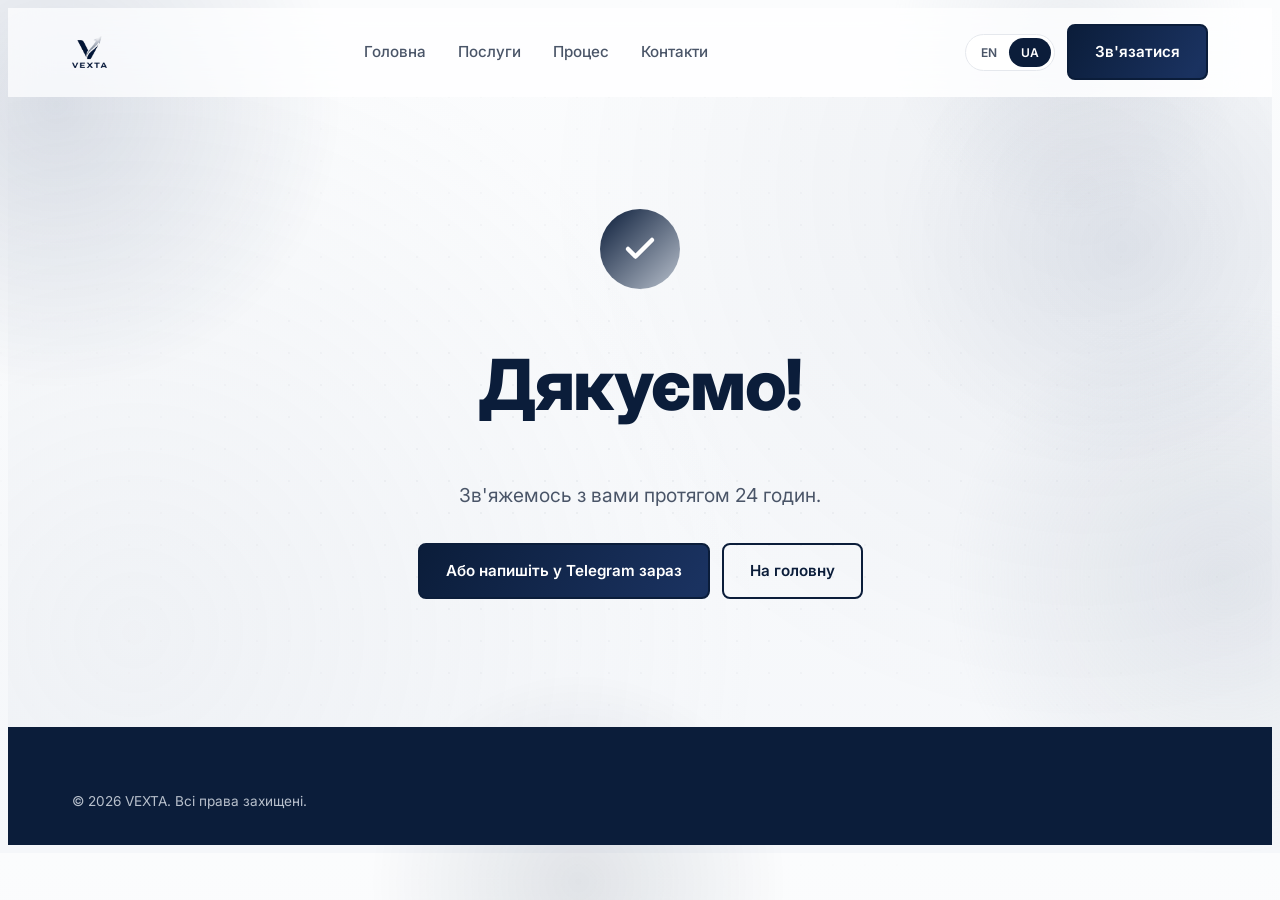
<file: ua/thank-you.html>
<!DOCTYPE html>
<html lang="uk">
<head>
<meta charset="UTF-8">
<meta name="viewport" content="width=device-width, initial-scale=1.0">
<title>Дякуємо - VEXTA</title>
<meta name="description" content="Дякуємо! Зв'яжемось протягом 24 годин.">
<meta name="robots" content="noindex,nofollow">
<meta name="theme-color" content="#0B1D3A">

<link rel="icon" type="image/png" href="../favicon.png">
<link rel="alternate icon" href="../favicon.ico">
<link rel="preconnect" href="https://fonts.googleapis.com">
<link rel="preconnect" href="https://fonts.gstatic.com" crossorigin>
<link href="https://fonts.googleapis.com/css2?family=Inter:wght@400;500;600;700;800&display=swap" rel="stylesheet">
<link rel="stylesheet" href="../assets/css/styles.css">
</head>
<body>

<header class="site-header">
  <div class="container header-inner">
    <a href="../ua/index.html" class="header-logo" aria-label="VEXTA - головна"><img src="../assets/images/logo-400.png" alt="VEXTA" class="site-logo" width="200" height="184"></a>
    <nav class="nav-desktop" aria-label="Основне меню">
      <a href="../ua/index.html" class="nav-link">Головна</a>
      <a href="../ua/services.html" class="nav-link">Послуги</a>
      <a href="../ua/process.html" class="nav-link">Процес</a>
      <a href="../ua/contacts.html" class="nav-link">Контакти</a>
    </nav>
    <div class="header-actions">
      <div class="lang-switch"><a href="../index.html">EN</a><a href="../ua/index.html" class="active">UA</a></div>
      <a href="../ua/contacts.html" class="btn btn-primary header-cta">Зв'язатися</a>
      <button class="btn-menu" aria-label="Меню"><svg width="20" height="20" viewBox="0 0 24 24" fill="none" stroke="currentColor" stroke-width="2.5" stroke-linecap="round" stroke-linejoin="round"><line x1="3" x2="21" y1="6" y2="6"/><line x1="3" x2="21" y1="12" y2="12"/><line x1="3" x2="21" y1="18" y2="18"/></svg></button>
    </div>
  </div>
  <nav class="nav-mobile"><a href="../ua/index.html">Головна</a><a href="../ua/services.html">Послуги</a><a href="../ua/process.html">Процес</a><a href="../ua/contacts.html">Контакти</a></nav>
</header>

<main>
<section class="hero" style="min-height:70vh; display:flex; align-items:center;">
  <div class="container" style="text-align:center;">
    <div class="fade-up visible" style="max-width:600px; margin:0 auto;">
      <div style="width:80px; height:80px; border-radius:50%; background:var(--gradient-accent); display:flex; align-items:center; justify-content:center; margin:0 auto 2rem; color:white;">
        <svg width="36" height="36" viewBox="0 0 24 24" fill="none" stroke="currentColor" stroke-width="3" stroke-linecap="round" stroke-linejoin="round"><path d="M20 6 9 17l-5-5"/></svg>
      </div>
      <h1 class="h1">Дякуємо!</h1>
      <p class="lead" style="margin-top:1.25rem;">Зв'яжемось з вами протягом 24 годин.</p>
      <div style="display:flex; gap:0.75rem; justify-content:center; flex-wrap:wrap; margin-top:2rem;">
        <a href="https://t.me/vlad_vexta" class="btn btn-primary" target="_blank" rel="noopener">Або напишіть у Telegram зараз</a>
        <a href="../ua/index.html" class="btn btn-secondary">На головну</a>
      </div>
    </div>
  </div>
</section>
</main>

<footer class="site-footer">
  <div class="container">
    <div class="footer-bottom" style="padding-top:0; border:none;">
      <div>© <span data-year>2026</span> VEXTA. Всі права захищені.</div>
    </div>
  </div>
</footer>

<script src="../assets/js/main.js" defer></script>
</body>
</html>
</file>
<file: assets/css/styles.css>
/* =========================================================
   VEXTA · Design System
   ========================================================= */

:root {
  --color-navy-900: #0B1D3A;
  --color-navy-700: #1A3260;
  --color-navy-500: #2C4A7C;
  --color-silver-400: #B8C0CC;
  --color-silver-200: #E5E8ED;
  --color-white: #FFFFFF;
  --color-black: #0A0A0A;
  --color-gray-600: #4A5568;
  --color-gray-500: #718096;
  --color-gray-100: #F5F7FA;
  --color-gray-50:  #FAFBFC;

  --gradient-accent: linear-gradient(135deg, #0B1D3A 0%, #B8C0CC 100%);
  --gradient-hero:   radial-gradient(circle at 80% 20%, rgba(184,192,204,0.35) 0%, rgba(11,29,58,0) 55%),
                     radial-gradient(circle at 10% 90%, rgba(11,29,58,0.10) 0%, rgba(11,29,58,0) 60%);

  --shadow-sm:  0 2px 8px rgba(11, 29, 58, 0.04);
  --shadow-md:  0 4px 24px rgba(11, 29, 58, 0.06);
  --shadow-lg:  0 12px 40px rgba(11, 29, 58, 0.10);
  --shadow-xl:  0 24px 60px rgba(11, 29, 58, 0.14);

  --radius-sm: 8px;
  --radius-md: 12px;
  --radius-lg: 16px;
  --radius-xl: 24px;
  --radius-full: 9999px;

  --transition-fast: 150ms cubic-bezier(0.4, 0, 0.2, 1);
  --transition-base: 250ms cubic-bezier(0.4, 0, 0.2, 1);
  --transition-slow: 400ms cubic-bezier(0.4, 0, 0.2, 1);
}

/* =========================================================
   Base
   ========================================================= */

* { box-sizing: border-box; }

html {
  scroll-behavior: smooth;
  -webkit-text-size-adjust: 100%;
}

body {
  font-family: 'Inter', -apple-system, BlinkMacSystemFont, 'Segoe UI', sans-serif;
  font-weight: 400;
  color: var(--color-black);
  background: var(--color-white);
  line-height: 1.6;
  -webkit-font-smoothing: antialiased;
  -moz-osx-font-smoothing: grayscale;
  overflow-x: hidden;
}

::selection {
  background: var(--color-navy-900);
  color: var(--color-white);
}

/* =========================================================
   Typography
   ========================================================= */

.h1 {
  font-size: clamp(2.25rem, 5.5vw, 4.5rem);
  font-weight: 800;
  line-height: 1.05;
  letter-spacing: -0.02em;
  color: var(--color-navy-900);
}

.h2 {
  font-size: clamp(1.75rem, 3.5vw, 3rem);
  font-weight: 700;
  line-height: 1.15;
  letter-spacing: -0.015em;
  color: var(--color-navy-900);
}

.h3 {
  font-size: clamp(1.25rem, 2vw, 1.75rem);
  font-weight: 600;
  line-height: 1.3;
  letter-spacing: -0.01em;
  color: var(--color-navy-900);
}

.eyebrow {
  display: inline-block;
  font-size: 0.75rem;
  font-weight: 600;
  letter-spacing: 0.12em;
  text-transform: uppercase;
  color: var(--color-navy-700);
  padding: 6px 14px;
  background: var(--color-silver-200);
  border-radius: var(--radius-full);
}

.lead {
  font-size: clamp(1.05rem, 1.5vw, 1.25rem);
  line-height: 1.6;
  color: var(--color-gray-600);
}

.gradient-text {
  background: var(--gradient-accent);
  -webkit-background-clip: text;
  background-clip: text;
  -webkit-text-fill-color: transparent;
}

/* =========================================================
   Layout
   ========================================================= */

.container {
  width: 100%;
  max-width: 1200px;
  margin-inline: auto;
  padding-inline: 1.25rem;
}

@media (min-width: 768px) {
  .container { padding-inline: 2rem; }
}

.section {
  padding-block: clamp(3.5rem, 8vw, 6rem);
}

.section-bg-gray { background: var(--color-gray-100); }
.section-bg-navy {
  background: var(--color-navy-900);
  color: var(--color-white);
}
.section-bg-navy .h2,
.section-bg-navy .h3 { color: var(--color-white); }
.section-bg-navy .lead { color: var(--color-silver-400); }

/* =========================================================
   Buttons
   ========================================================= */

.btn {
  display: inline-flex;
  align-items: center;
  justify-content: center;
  gap: 0.5rem;
  padding: 14px 26px;
  font-size: 0.95rem;
  font-weight: 600;
  border-radius: var(--radius-sm);
  border: 2px solid transparent;
  cursor: pointer;
  transition: all var(--transition-base);
  text-decoration: none;
  min-height: 48px;
  white-space: nowrap;
}

.btn svg { transition: transform var(--transition-base); }
.btn:hover svg { transform: translateX(3px); }

.btn-primary {
  background: var(--color-navy-900);
  color: var(--color-white);
  border-color: var(--color-navy-900);
}
.btn-primary:hover {
  background: var(--color-navy-700);
  border-color: var(--color-navy-700);
  transform: translateY(-2px);
  box-shadow: var(--shadow-lg);
}

.btn-secondary {
  background: transparent;
  color: var(--color-navy-900);
  border-color: var(--color-navy-900);
}
.btn-secondary:hover {
  background: var(--color-navy-900);
  color: var(--color-white);
  transform: translateY(-2px);
}

.btn-light {
  background: var(--color-white);
  color: var(--color-navy-900);
  border-color: var(--color-white);
}
.btn-light:hover {
  background: var(--color-silver-200);
  border-color: var(--color-silver-200);
  transform: translateY(-2px);
}

.btn-outline-light {
  background: transparent;
  color: var(--color-white);
  border-color: rgba(255,255,255,0.4);
}
.btn-outline-light:hover {
  background: var(--color-white);
  color: var(--color-navy-900);
  border-color: var(--color-white);
}

/* =========================================================
   Header
   ========================================================= */

.site-header {
  position: sticky;
  top: 0;
  z-index: 50;
  background: rgba(255,255,255,0.85);
  backdrop-filter: saturate(180%) blur(12px);
  -webkit-backdrop-filter: saturate(180%) blur(12px);
  border-bottom: 1px solid transparent;
  transition: border-color var(--transition-base), box-shadow var(--transition-base);
}

.site-header.scrolled {
  border-bottom-color: var(--color-silver-200);
  box-shadow: var(--shadow-sm);
}

.header-inner {
  display: flex;
  align-items: center;
  justify-content: space-between;
  gap: 1.5rem;
  padding-block: 1rem;
}

.header-logo img { height: 32px; width: auto; display: block; }

.nav-desktop {
  display: none;
  gap: 2rem;
  align-items: center;
}
@media (min-width: 1024px) {
  .nav-desktop { display: flex; }
}

.nav-link {
  font-size: 0.95rem;
  font-weight: 500;
  color: var(--color-gray-600);
  text-decoration: none;
  transition: color var(--transition-fast);
  position: relative;
  padding-block: 0.25rem;
}
.nav-link:hover, .nav-link.active {
  color: var(--color-navy-900);
}
.nav-link.active::after {
  content: '';
  position: absolute;
  left: 0; right: 0; bottom: -4px;
  height: 2px;
  background: var(--color-navy-900);
  border-radius: 2px;
}

.header-actions {
  display: flex;
  align-items: center;
  gap: 0.75rem;
}

.lang-switch {
  display: inline-flex;
  border: 1px solid var(--color-silver-200);
  border-radius: var(--radius-full);
  padding: 3px;
  font-size: 0.75rem;
  font-weight: 600;
  background: var(--color-white);
}
.lang-switch a {
  padding: 5px 12px;
  border-radius: var(--radius-full);
  text-decoration: none;
  color: var(--color-gray-600);
  transition: all var(--transition-fast);
}
.lang-switch a.active {
  background: var(--color-navy-900);
  color: var(--color-white);
}

.header-cta { display: none; }
@media (min-width: 1024px) { .header-cta { display: inline-flex; } }

.btn-menu {
  display: inline-flex;
  align-items: center;
  justify-content: center;
  width: 44px;
  height: 44px;
  border-radius: var(--radius-sm);
  border: 1px solid var(--color-silver-200);
  background: var(--color-white);
  cursor: pointer;
}
@media (min-width: 1024px) { .btn-menu { display: none; } }

.nav-mobile {
  display: none;
  padding: 1rem 1.25rem 1.5rem;
  border-top: 1px solid var(--color-silver-200);
  background: var(--color-white);
}
.nav-mobile.open { display: block; }
.nav-mobile a {
  display: block;
  padding: 0.75rem 0;
  font-size: 1rem;
  font-weight: 500;
  color: var(--color-navy-900);
  text-decoration: none;
  border-bottom: 1px solid var(--color-silver-200);
}
.nav-mobile a:last-of-type { border-bottom: 0; }
.nav-mobile .btn {
  margin-top: 1rem;
  width: 100%;
  justify-content: center;
  border-bottom: 0 !important;
}
/* Override generic .nav-mobile a color for button variants */
.nav-mobile .btn.btn-primary {
  color: var(--color-white);
  border-color: transparent;
}
.nav-mobile .btn.btn-secondary {
  color: var(--color-navy-900);
}

/* =========================================================
   Hero
   ========================================================= */

.hero {
  position: relative;
  padding: clamp(3rem, 8vw, 5.5rem) 0 clamp(3.5rem, 9vw, 6.5rem);
  overflow: hidden;
  background: var(--color-white);
}

.hero::before {
  content: '';
  position: absolute;
  inset: 0;
  background: var(--gradient-hero);
  pointer-events: none;
}

.hero-inner {
  position: relative;
  display: grid;
  gap: 3rem;
  align-items: center;
}
@media (min-width: 1024px) {
  .hero-inner { grid-template-columns: 1.15fr 1fr; gap: 4rem; }
}

.hero-visual {
  position: relative;
  aspect-ratio: 1 / 1;
  max-width: 480px;
  margin-inline: auto;
  width: 100%;
}

.hero-visual svg { width: 100%; height: 100%; }

.hero-buttons {
  display: flex;
  flex-wrap: wrap;
  gap: 0.75rem;
  margin-top: 2rem;
}

.hero-trust {
  display: flex;
  gap: 2rem;
  margin-top: 2.5rem;
  padding-top: 1.5rem;
  border-top: 1px solid var(--color-silver-200);
  flex-wrap: wrap;
}
.hero-trust-item {
  font-size: 0.85rem;
  color: var(--color-gray-600);
  display: flex;
  align-items: center;
  gap: 0.5rem;
}
.hero-trust-item strong {
  font-size: 1.35rem;
  font-weight: 700;
  color: var(--color-navy-900);
  display: block;
  line-height: 1;
}

/* =========================================================
   Cards
   ========================================================= */

.card {
  background: var(--color-white);
  border: 1px solid var(--color-silver-200);
  border-radius: var(--radius-lg);
  padding: 1.75rem;
  transition: all var(--transition-base);
  height: 100%;
}
.card:hover {
  transform: translateY(-4px);
  box-shadow: var(--shadow-lg);
  border-color: transparent;
}

.card-icon {
  display: inline-flex;
  align-items: center;
  justify-content: center;
  width: 52px;
  height: 52px;
  border-radius: var(--radius-md);
  background: var(--gradient-accent);
  color: var(--color-white);
  margin-bottom: 1.25rem;
}
.card-icon svg { width: 24px; height: 24px; }

.card-title {
  font-size: 1.25rem;
  font-weight: 700;
  color: var(--color-navy-900);
  margin-bottom: 0.5rem;
  line-height: 1.3;
}

.card-body {
  color: var(--color-gray-600);
  font-size: 0.98rem;
  line-height: 1.6;
}

.card-list {
  list-style: none;
  padding: 0;
  margin: 1rem 0 0;
  display: flex;
  flex-direction: column;
  gap: 0.55rem;
}
.card-list li {
  position: relative;
  padding-left: 1.5rem;
  font-size: 0.95rem;
  color: var(--color-gray-600);
  line-height: 1.5;
}
.card-list li::before {
  content: '';
  position: absolute;
  left: 0; top: 0.55rem;
  width: 6px; height: 6px;
  border-radius: 50%;
  background: var(--gradient-accent);
}

.grid {
  display: grid;
  gap: 1.5rem;
}
.grid-2 { grid-template-columns: repeat(auto-fit, minmax(280px, 1fr)); }
@media (min-width: 768px) {
  .grid-3 { grid-template-columns: repeat(3, 1fr); }
  .grid-4 { grid-template-columns: repeat(2, 1fr); }
}
@media (min-width: 1024px) {
  .grid-4 { grid-template-columns: repeat(4, 1fr); }
}

/* =========================================================
   Section header
   ========================================================= */

.section-head {
  text-align: center;
  max-width: 720px;
  margin: 0 auto 3rem;
}
.section-head .eyebrow { margin-bottom: 1rem; }
.section-head .lead { margin-top: 1rem; }
.section-head-left {
  text-align: left;
  max-width: 720px;
  margin: 0 0 3rem;
}

/* =========================================================
   Timeline (Process)
   ========================================================= */

.timeline {
  position: relative;
  max-width: 800px;
  margin: 0 auto;
  padding-left: 2rem;
}
.timeline::before {
  content: '';
  position: absolute;
  left: 15px;
  top: 12px;
  bottom: 12px;
  width: 2px;
  background: linear-gradient(180deg, var(--color-navy-900), var(--color-silver-400));
  border-radius: 2px;
}

.timeline-item {
  position: relative;
  padding-bottom: 3rem;
}
.timeline-item:last-child { padding-bottom: 0; }

.timeline-marker {
  position: absolute;
  left: -2rem;
  top: 0;
  width: 32px;
  height: 32px;
  border-radius: 50%;
  background: var(--color-white);
  border: 2px solid var(--color-navy-900);
  display: flex;
  align-items: center;
  justify-content: center;
  font-size: 0.85rem;
  font-weight: 700;
  color: var(--color-navy-900);
  z-index: 1;
}

.timeline-content {
  background: var(--color-white);
  border: 1px solid var(--color-silver-200);
  border-radius: var(--radius-lg);
  padding: 1.5rem 1.75rem;
  margin-left: 1rem;
  transition: all var(--transition-base);
}
.timeline-content:hover {
  box-shadow: var(--shadow-md);
  border-color: transparent;
}
.timeline-step {
  font-size: 0.75rem;
  font-weight: 600;
  letter-spacing: 0.1em;
  color: var(--color-navy-700);
  text-transform: uppercase;
}
.timeline-title {
  font-size: 1.35rem;
  font-weight: 700;
  color: var(--color-navy-900);
  margin: 0.35rem 0 0.75rem;
  line-height: 1.3;
}
.timeline-body {
  color: var(--color-gray-600);
  line-height: 1.6;
}

/* =========================================================
   Values / Team
   ========================================================= */

.value-item {
  display: flex;
  gap: 1.25rem;
  padding: 1.5rem;
  border-radius: var(--radius-lg);
  background: var(--color-white);
  border: 1px solid var(--color-silver-200);
  transition: all var(--transition-base);
}
.value-item:hover {
  transform: translateY(-3px);
  box-shadow: var(--shadow-md);
  border-color: transparent;
}
.value-icon {
  flex-shrink: 0;
  width: 48px;
  height: 48px;
  border-radius: var(--radius-md);
  background: var(--gradient-accent);
  color: var(--color-white);
  display: flex;
  align-items: center;
  justify-content: center;
}
.value-icon svg { width: 22px; height: 22px; }
.value-title {
  font-size: 1.1rem;
  font-weight: 700;
  color: var(--color-navy-900);
  margin-bottom: 0.4rem;
}
.value-body {
  color: var(--color-gray-600);
  font-size: 0.95rem;
  line-height: 1.55;
}

.team-card {
  text-align: center;
  padding: 2.5rem 1.75rem;
  background: var(--color-white);
  border: 1px solid var(--color-silver-200);
  border-radius: var(--radius-lg);
  transition: all var(--transition-base);
}
.team-card:hover {
  transform: translateY(-4px);
  box-shadow: var(--shadow-lg);
}
.team-avatar {
  width: 120px;
  height: 120px;
  border-radius: 50%;
  margin: 0 auto 1.25rem;
  background: var(--gradient-accent);
  display: flex;
  align-items: center;
  justify-content: center;
  color: var(--color-white);
  font-size: 2.5rem;
  font-weight: 700;
  font-family: 'Inter', sans-serif;
  letter-spacing: -0.02em;
}
.team-name {
  font-size: 1.25rem;
  font-weight: 700;
  color: var(--color-navy-900);
  margin-bottom: 0.35rem;
}
.team-role {
  color: var(--color-gray-600);
  font-size: 0.95rem;
}

/* =========================================================
   Big service block
   ========================================================= */

.service-block {
  display: grid;
  gap: 2rem;
  padding: 2.25rem;
  background: var(--color-white);
  border: 1px solid var(--color-silver-200);
  border-radius: var(--radius-xl);
  transition: all var(--transition-base);
}
.service-block:hover {
  box-shadow: var(--shadow-lg);
  border-color: transparent;
}
@media (min-width: 768px) {
  .service-block { grid-template-columns: 1fr 1.5fr; padding: 2.75rem; gap: 3rem; align-items: start; }
}

.service-num {
  font-size: 3.5rem;
  font-weight: 800;
  line-height: 1;
  background: var(--gradient-accent);
  -webkit-background-clip: text;
  background-clip: text;
  -webkit-text-fill-color: transparent;
  margin-bottom: 1rem;
}

.service-title {
  font-size: 1.5rem;
  font-weight: 700;
  color: var(--color-navy-900);
  margin-bottom: 0.75rem;
  line-height: 1.25;
}
.service-desc {
  color: var(--color-gray-600);
  font-size: 1rem;
  line-height: 1.6;
}

/* "What we don't do" */
.no-list {
  display: grid;
  gap: 0.75rem;
  grid-template-columns: repeat(auto-fit, minmax(240px, 1fr));
}
.no-item {
  display: flex;
  align-items: center;
  gap: 0.75rem;
  padding: 1rem 1.25rem;
  background: var(--color-white);
  border: 1px solid var(--color-silver-200);
  border-radius: var(--radius-md);
  color: var(--color-gray-600);
  font-weight: 500;
}
.no-item svg {
  flex-shrink: 0;
  width: 20px;
  height: 20px;
  color: #C53030;
}

/* =========================================================
   Form
   ========================================================= */

.form-card {
  background: var(--color-white);
  border: 1px solid var(--color-silver-200);
  border-radius: var(--radius-xl);
  padding: 2rem;
  box-shadow: var(--shadow-md);
}
@media (min-width: 768px) { .form-card { padding: 2.5rem; } }

.form-group { margin-bottom: 1.25rem; }
.form-label {
  display: block;
  font-size: 0.9rem;
  font-weight: 600;
  color: var(--color-navy-900);
  margin-bottom: 0.4rem;
}
.form-label .req { color: #C53030; }

.form-input,
.form-textarea {
  width: 100%;
  padding: 12px 16px;
  font-size: 1rem;
  font-family: inherit;
  color: var(--color-black);
  background: var(--color-gray-50);
  border: 1.5px solid var(--color-silver-200);
  border-radius: var(--radius-sm);
  transition: all var(--transition-fast);
  outline: none;
}
.form-input:focus,
.form-textarea:focus {
  background: var(--color-white);
  border-color: var(--color-navy-900);
  box-shadow: 0 0 0 3px rgba(11,29,58,0.08);
}
.form-textarea {
  min-height: 120px;
  resize: vertical;
}
.form-error {
  display: none;
  font-size: 0.82rem;
  color: #C53030;
  margin-top: 0.35rem;
}
.form-group.error .form-input,
.form-group.error .form-textarea { border-color: #C53030; }
.form-group.error .form-error { display: block; }

.form-submit { width: 100%; margin-top: 0.5rem; }

/* =========================================================
   Contact list
   ========================================================= */

.contact-list {
  list-style: none;
  padding: 0;
  margin: 0;
  display: flex;
  flex-direction: column;
  gap: 1rem;
}
.contact-item {
  display: flex;
  align-items: center;
  gap: 1rem;
  padding: 1.25rem 1.5rem;
  background: var(--color-white);
  border: 1px solid var(--color-silver-200);
  border-radius: var(--radius-md);
  text-decoration: none;
  transition: all var(--transition-base);
}
.contact-item:hover {
  transform: translateX(4px);
  border-color: var(--color-navy-900);
  box-shadow: var(--shadow-sm);
}
.contact-icon {
  flex-shrink: 0;
  width: 44px;
  height: 44px;
  border-radius: var(--radius-md);
  background: var(--color-gray-100);
  color: var(--color-navy-900);
  display: flex;
  align-items: center;
  justify-content: center;
}
.contact-icon svg { width: 20px; height: 20px; }
.contact-label {
  font-size: 0.8rem;
  color: var(--color-gray-600);
  font-weight: 500;
  margin-bottom: 2px;
}
.contact-value {
  font-size: 1rem;
  color: var(--color-navy-900);
  font-weight: 600;
  word-break: break-all;
}

/* =========================================================
   Testimonials (hidden by default until real ones)
   ========================================================= */

.testimonial-card {
  background: var(--color-white);
  border: 1px solid var(--color-silver-200);
  border-radius: var(--radius-lg);
  padding: 2rem;
  height: 100%;
}
.testimonial-quote {
  color: var(--color-black);
  font-size: 1.05rem;
  line-height: 1.65;
  margin-bottom: 1.5rem;
  font-style: italic;
}
.testimonial-author {
  display: flex;
  align-items: center;
  gap: 0.75rem;
}
.testimonial-avatar {
  width: 44px;
  height: 44px;
  border-radius: 50%;
  background: var(--gradient-accent);
  color: var(--color-white);
  display: flex;
  align-items: center;
  justify-content: center;
  font-weight: 700;
}
.testimonial-name { font-weight: 700; color: var(--color-navy-900); font-size: 0.95rem; }
.testimonial-role { font-size: 0.85rem; color: var(--color-gray-600); }

/* =========================================================
   Final CTA
   ========================================================= */

.final-cta {
  position: relative;
  background: var(--color-navy-900);
  color: var(--color-white);
  border-radius: var(--radius-xl);
  padding: clamp(2.5rem, 6vw, 4.5rem);
  overflow: hidden;
  text-align: center;
}
.final-cta::before {
  content: '';
  position: absolute;
  top: -30%; right: -20%;
  width: 400px; height: 400px;
  background: radial-gradient(circle, rgba(184,192,204,0.25) 0%, transparent 70%);
  pointer-events: none;
}
.final-cta::after {
  content: '';
  position: absolute;
  bottom: -30%; left: -20%;
  width: 400px; height: 400px;
  background: radial-gradient(circle, rgba(184,192,204,0.15) 0%, transparent 70%);
  pointer-events: none;
}
.final-cta > * { position: relative; }
.final-cta .h2 { color: var(--color-white); margin-bottom: 1rem; }
.final-cta .lead { color: var(--color-silver-400); max-width: 560px; margin: 0 auto 2rem; }
.final-cta-buttons {
  display: flex;
  gap: 0.75rem;
  justify-content: center;
  flex-wrap: wrap;
}

/* =========================================================
   Footer
   ========================================================= */

.site-footer {
  background: var(--color-navy-900);
  color: var(--color-silver-400);
  padding: 4rem 0 2rem;
}
.footer-grid {
  display: grid;
  gap: 2.5rem;
  padding-bottom: 3rem;
  border-bottom: 1px solid rgba(255,255,255,0.08);
}
@media (min-width: 768px) {
  .footer-grid { grid-template-columns: 1.5fr 1fr 1fr; }
}
@media (min-width: 1024px) {
  .footer-grid { grid-template-columns: 2fr 1fr 1.2fr; }
}

.footer-logo img { height: 32px; margin-bottom: 1rem; }
.footer-tagline { font-size: 0.95rem; line-height: 1.65; max-width: 320px; }

.footer-title {
  font-size: 0.75rem;
  font-weight: 700;
  letter-spacing: 0.12em;
  text-transform: uppercase;
  color: var(--color-white);
  margin-bottom: 1.25rem;
}
.footer-nav {
  list-style: none;
  padding: 0;
  margin: 0;
  display: flex;
  flex-direction: column;
  gap: 0.75rem;
}
.footer-nav a {
  color: var(--color-silver-400);
  text-decoration: none;
  font-size: 0.95rem;
  transition: color var(--transition-fast);
}
.footer-nav a:hover { color: var(--color-white); }

.footer-bottom {
  display: flex;
  justify-content: space-between;
  align-items: center;
  padding-top: 2rem;
  font-size: 0.85rem;
  gap: 1rem;
  flex-wrap: wrap;
}

/* =========================================================
   Animation utilities
   ========================================================= */

.fade-up {
  opacity: 0;
  transform: translateY(30px);
  transition: opacity 600ms ease-out, transform 600ms ease-out;
}
.fade-up.visible {
  opacity: 1;
  transform: translateY(0);
}

@media (prefers-reduced-motion: reduce) {
  .fade-up { opacity: 1; transform: none; transition: none; }
  * { animation: none !important; transition: none !important; }
  html { scroll-behavior: auto; }
}

/* =========================================================
   Hidden testimonial section (toggle via data-hidden)
   ========================================================= */

[data-hidden="true"] { display: none !important; }

/* =========================================================
   ▸ VISUAL UPGRADE (v2)
   Logo wordmark · Hero animations · Bar chart · Ambient FX
   ========================================================= */

/* ─── Logo (mark + wordmark side-by-side) ────────────────── */
.header-logo,
.footer-logo {
  display: inline-flex;
  align-items: center;
  gap: 10px;
  text-decoration: none;
}
.logo-mark {
  height: 34px;
  width: auto;
  display: block;
  flex-shrink: 0;
}
.footer-logo .logo-mark { height: 32px; margin-bottom: 0; }

.logo-word {
  font-family: 'Inter', sans-serif;
  font-weight: 800;
  font-size: 1.4rem;
  letter-spacing: 0.14em;
  color: var(--color-navy-900);
  line-height: 1;
  padding-top: 2px;
}
.logo-word-light { color: var(--color-white); }

/* remove old img-only footer height rule spillover */
.footer-logo { margin-bottom: 1rem; }

/* ─── Hero background - ambient orbs + subtle grid ──────── */
.hero {
  background:
    radial-gradient(ellipse 80% 60% at 50% 0%, rgba(184,192,204,0.18) 0%, transparent 60%),
    linear-gradient(180deg, #FBFCFD 0%, #FFFFFF 100%);
}

.hero::before {
  content: '';
  position: absolute;
  inset: 0;
  background:
    radial-gradient(circle at 85% 15%, rgba(26,50,96,0.10) 0%, transparent 45%),
    radial-gradient(circle at 10% 85%, rgba(184,192,204,0.18) 0%, transparent 50%);
  pointer-events: none;
  z-index: 0;
}

/* Ambient floating orbs */
.hero::after {
  content: '';
  position: absolute;
  top: -100px; right: -100px;
  width: 500px; height: 500px;
  background: radial-gradient(circle, rgba(26,50,96,0.08) 0%, transparent 65%);
  border-radius: 50%;
  pointer-events: none;
  animation: orbFloat 18s ease-in-out infinite;
  z-index: 0;
}

@keyframes orbFloat {
  0%, 100% { transform: translate(0, 0) scale(1); }
  33% { transform: translate(-40px, 30px) scale(1.06); }
  66% { transform: translate(30px, -20px) scale(0.96); }
}

.hero > .container { position: relative; z-index: 1; }

/* Subtle grid overlay for texture */
.hero-grid-bg {
  position: absolute;
  inset: 0;
  background-image:
    linear-gradient(rgba(11,29,58,0.025) 1px, transparent 1px),
    linear-gradient(90deg, rgba(11,29,58,0.025) 1px, transparent 1px);
  background-size: 50px 50px;
  mask-image: radial-gradient(ellipse 60% 70% at 50% 50%, black 30%, transparent 100%);
  -webkit-mask-image: radial-gradient(ellipse 60% 70% at 50% 50%, black 30%, transparent 100%);
  pointer-events: none;
  z-index: 0;
}

/* ─── Hero chart - staircase animation ──────────────────── */
.hero-chart .bar {
  transform-origin: bottom center;
  transform-box: fill-box;
  transform: scaleY(0);
  transition: transform 900ms cubic-bezier(0.34, 1.56, 0.64, 1);
}

.hero-chart .bar-1 { transition-delay: 200ms; }
.hero-chart .bar-2 { transition-delay: 450ms; }
.hero-chart .bar-3 { transition-delay: 700ms; }
.hero-chart .bar-4 { transition-delay: 950ms; }

.hero-visual.visible .hero-chart .bar { transform: scaleY(1); }

/* Faint reference gridlines: fade in first, before bars grow */
.hero-chart .grid-line {
  opacity: 0;
  transition: opacity 700ms ease-out;
}
.hero-chart .g-1 { transition-delay: 100ms; }
.hero-chart .g-2 { transition-delay: 200ms; }
.hero-chart .g-3 { transition-delay: 300ms; }
.hero-chart .g-4 { transition-delay: 400ms; }
.hero-chart .g-5 { transition-delay: 500ms; }
.hero-visual.visible .hero-chart .g-1 { opacity: 0.35; }
.hero-visual.visible .hero-chart .g-2 { opacity: 0.28; }
.hero-visual.visible .hero-chart .g-3 { opacity: 0.22; }
.hero-visual.visible .hero-chart .g-4 { opacity: 0.18; }
.hero-visual.visible .hero-chart .g-5 { opacity: 0.4; }

/* Data-point dots: pop in as each bar completes; float above bars with soft shadow */
.hero-chart .chart-dot {
  opacity: 0;
  transform: scale(0);
  transform-origin: center center;
  transform-box: fill-box;
  transition:
    opacity 350ms ease-out,
    transform 600ms cubic-bezier(0.34, 1.56, 0.64, 1);
  filter: drop-shadow(0 3px 6px rgba(11, 29, 58, 0.3));
}
.hero-chart .dot-1 { transition-delay: 1000ms; }
.hero-chart .dot-2 { transition-delay: 1250ms; }
.hero-chart .dot-3 { transition-delay: 1500ms; }
.hero-chart .dot-4 { transition-delay: 1800ms; }

.hero-visual.visible .hero-chart .chart-dot {
  opacity: 1;
  transform: scale(1);
}

/* Sparkle particles: continuously rise + fade from around peak dot */
.hero-chart .sparkle {
  opacity: 0;
  transform-origin: center;
  transform-box: fill-box;
}
.hero-visual.visible .hero-chart .sparkle {
  animation: sparkleRise 3.6s cubic-bezier(0.4, 0, 0.2, 1) infinite;
}
.hero-visual.visible .hero-chart .sp-1 { animation-delay: 2200ms; }
.hero-visual.visible .hero-chart .sp-2 { animation-delay: 2900ms; }
.hero-visual.visible .hero-chart .sp-3 { animation-delay: 3600ms; }
.hero-visual.visible .hero-chart .sp-4 { animation-delay: 4300ms; }
.hero-visual.visible .hero-chart .sp-5 { animation-delay: 5000ms; }

@keyframes sparkleRise {
  0%   { opacity: 0;    transform: translate(0, 20px) scale(0.3); }
  20%  { opacity: 0.85; transform: translate(0, 5px)  scale(1);   }
  60%  { opacity: 0.6;  transform: translate(2px, -35px) scale(1); }
  100% { opacity: 0;    transform: translate(4px, -60px) scale(0.5); }
}

/* Background V - subtle fade in first */
.hero-chart .hero-bg-v {
  opacity: 0;
  transition: opacity 1200ms ease-out;
}
.hero-visual.visible .hero-chart .hero-bg-v { opacity: 1; }

/* Floating chevrons - gentle bob */
.hero-chart .hero-chevrons .hc {
  opacity: 0;
  transition: opacity 800ms ease-out;
}
.hero-visual.visible .hero-chart .hero-chevrons .hc { opacity: 0.35; }

.hero-visual.visible .hero-chart .hero-chevrons .hc:nth-child(1) {
  animation: chevronBob 6s ease-in-out infinite 2800ms;
}
.hero-visual.visible .hero-chart .hero-chevrons .hc:nth-child(2) {
  animation: chevronBob 5s ease-in-out infinite 3100ms;
}
.hero-visual.visible .hero-chart .hero-chevrons .hc:nth-child(3) {
  animation: chevronBob 7s ease-in-out infinite 3400ms;
}

@keyframes chevronBob {
  0%, 100% { transform: translateY(0); }
  50% { transform: translateY(-12px); }
}

/* ─── Global section - ambient background gradient ──────── */
.section-bg-gray {
  background:
    radial-gradient(ellipse 60% 40% at 20% 0%, rgba(184,192,204,0.12) 0%, transparent 60%),
    radial-gradient(ellipse 60% 40% at 80% 100%, rgba(26,50,96,0.05) 0%, transparent 60%),
    var(--color-gray-100);
  position: relative;
  overflow: hidden;
}

/* ─── Enhanced cards - hover lift with border shimmer ───── */
.card {
  position: relative;
  overflow: hidden;
}
.card::before {
  content: '';
  position: absolute;
  inset: 0;
  border-radius: inherit;
  padding: 1px;
  background: linear-gradient(135deg, transparent, transparent);
  -webkit-mask:
    linear-gradient(#fff 0 0) content-box,
    linear-gradient(#fff 0 0);
  mask:
    linear-gradient(#fff 0 0) content-box,
    linear-gradient(#fff 0 0);
  -webkit-mask-composite: xor;
  mask-composite: exclude;
  transition: background 500ms ease;
  pointer-events: none;
}
.card:hover::before {
  background: linear-gradient(135deg, var(--color-navy-900), var(--color-silver-400));
}
.card:hover .card-icon {
  transform: scale(1.06) rotate(-3deg);
  box-shadow: 0 8px 24px rgba(11,29,58,0.18);
}
.card-icon {
  transition: transform 400ms cubic-bezier(0.34, 1.56, 0.64, 1),
              box-shadow 400ms ease;
}

/* Card shine on hover */
.card::after {
  content: '';
  position: absolute;
  top: 0; left: -75%;
  width: 50%; height: 100%;
  background: linear-gradient(120deg,
    transparent 30%,
    rgba(255,255,255,0.6) 50%,
    transparent 70%);
  transform: skewX(-25deg);
  transition: left 700ms ease;
  pointer-events: none;
  z-index: 1;
}
.card:hover::after { left: 130%; }

/* ─── Primary button - animated gradient shine ──────────── */
.btn-primary {
  position: relative;
  overflow: hidden;
  background:
    linear-gradient(120deg, var(--color-navy-900), var(--color-navy-700), var(--color-navy-900));
  background-size: 200% 100%;
  transition: background-position 500ms ease, transform var(--transition-base), box-shadow var(--transition-base);
}
.btn-primary:hover {
  background-position: 100% 0;
  transform: translateY(-2px);
  box-shadow: 0 12px 32px rgba(11,29,58,0.25);
}
.btn-primary::after {
  content: '';
  position: absolute;
  top: 0; left: -100%;
  width: 60%; height: 100%;
  background: linear-gradient(120deg,
    transparent 30%,
    rgba(255,255,255,0.25) 50%,
    transparent 70%);
  transform: skewX(-20deg);
  transition: left 600ms ease;
}
.btn-primary:hover::after { left: 130%; }

/* ─── Header - slight visual lift on scroll ─────────────── */
.site-header.scrolled {
  background: rgba(255,255,255,0.92);
  box-shadow: 0 4px 24px rgba(11,29,58,0.06);
}

/* Nav underline animation on hover */
.nav-link {
  position: relative;
}
.nav-link::after {
  content: '';
  position: absolute;
  left: 0; bottom: -6px;
  width: 100%; height: 2px;
  background: var(--gradient-accent);
  transform: scaleX(0);
  transform-origin: left;
  transition: transform 300ms cubic-bezier(0.65, 0, 0.35, 1);
  border-radius: 2px;
}
.nav-link:hover::after,
.nav-link.active::after { transform: scaleX(1); }

/* ─── Value items (about) - hover interaction ───────────── */
.value-item {
  transition: transform 300ms ease;
  padding: 1rem;
  border-radius: var(--radius-md);
}
.value-item:hover {
  transform: translateX(6px);
  background: rgba(184,192,204,0.08);
}

/* ─── Timeline - animate line drawing on scroll ─────────── */
.timeline::before {
  transform-origin: top;
  animation: timelineDraw 1s ease-out both;
}
@keyframes timelineDraw {
  from { transform: scaleY(0); opacity: 0; }
  to { transform: scaleY(1); opacity: 1; }
}

.timeline-marker {
  transition: transform 300ms cubic-bezier(0.34, 1.56, 0.64, 1),
              background 300ms ease,
              color 300ms ease;
}
.timeline-item:hover .timeline-marker {
  transform: scale(1.15);
  background: var(--color-navy-900);
  color: var(--color-white);
  box-shadow: 0 0 0 6px rgba(11,29,58,0.08);
}

/* ─── Service block - hover shift ───────────────────────── */
.service-block {
  transition: transform 400ms ease, box-shadow 400ms ease;
}
.service-block:hover {
  transform: translateY(-4px);
  box-shadow: var(--shadow-xl);
}

/* ─── Final CTA - animated shimmer background ───────────── */
.final-cta {
  position: relative;
  overflow: hidden;
}
.final-cta::after {
  content: '';
  position: absolute;
  inset: 0;
  background: linear-gradient(135deg,
    transparent 0%,
    rgba(184,192,204,0.05) 50%,
    transparent 100%);
  background-size: 200% 200%;
  animation: ctaShimmer 8s ease-in-out infinite;
  pointer-events: none;
}
@keyframes ctaShimmer {
  0%, 100% { background-position: 0% 0%; }
  50% { background-position: 100% 100%; }
}

/* ─── Contact-item - subtle interaction ─────────────────── */
.contact-item {
  transition: transform 300ms ease, background 300ms ease, border-color 300ms ease;
}
.contact-item:hover {
  transform: translateX(6px);
  border-color: var(--color-navy-900);
}
.contact-item:hover .contact-icon {
  transform: scale(1.08) rotate(-4deg);
}
.contact-icon {
  transition: transform 300ms cubic-bezier(0.34, 1.56, 0.64, 1);
}

/* ─── Form-input focus ring glow ────────────────────────── */
.form-input:focus,
.form-textarea:focus {
  box-shadow: 0 0 0 4px rgba(26,50,96,0.12);
  border-color: var(--color-navy-900);
}

/* ─── Gradient text - subtle animated hue ───────────────── */
.gradient-text {
  background-size: 200% 200%;
  animation: gradientHue 6s ease-in-out infinite;
}
@keyframes gradientHue {
  0%, 100% { background-position: 0% 50%; }
  50% { background-position: 100% 50%; }
}

/* ─── Ambient V-mark floating decorations (add to sections) ── */
.floating-v {
  position: absolute;
  color: var(--color-silver-200);
  opacity: 0.4;
  pointer-events: none;
  animation: floatV 12s ease-in-out infinite;
}
.floating-v svg { width: 100%; height: 100%; display: block; }

@keyframes floatV {
  0%, 100% { transform: translate(0, 0) rotate(0deg); }
  50% { transform: translate(20px, -30px) rotate(8deg); }
}

/* ─── Reduce motion safety net ──────────────────────────── */
@media (prefers-reduced-motion: reduce) {
  .hero::after,
  .final-cta::after,
  .gradient-text,
  .floating-v,
  .hero-chart .bar,
  .hero-chart .chart-dot,
  .hero-chart .grid-line,
  .hero-chart .sparkle,
  .hero-chart .hero-chevrons .hc {
    animation: none !important;
  }
  .hero-chart .bar { transform: scaleY(1); }
  .hero-chart .chart-dot { opacity: 1; transform: none; }
  .hero-chart .grid-line { opacity: var(--grid-op, 0.25); }
  .hero-chart .sparkle { opacity: 0; }
  .hero-chart .hero-chevrons .hc,
  .hero-chart .hero-bg-v { opacity: 0.35; }
}

/* ─── Hero chart mouse-parallax smoothness ──────────────── */
.hero-chart {
  transition: transform 300ms cubic-bezier(0.25, 0.1, 0.25, 1);
  will-change: transform;
}

/* =========================================================
   ▸ VISUAL UPGRADE v3
   Real logo PNG · Site-wide ambient animations · Form UX
   ========================================================= */

/* ─── Real logo (PNG with mark + wordmark) ──────────────── */
.site-logo {
  height: 42px;
  width: auto;
  display: block;
  object-fit: contain;
  transition: transform 300ms cubic-bezier(0.34, 1.56, 0.64, 1);
}
.site-header:hover .site-logo,
.site-footer:hover .site-logo { transform: scale(1.03); }

/* Footer variant: convert dark logo to white silhouette on dark bg
   (the logo art is mostly navy - invert brightness to make it white,
   the silver arrow becomes off-white which reads well on navy) */
.site-logo-light {
  filter: brightness(0) invert(1);
  opacity: 0.95;
}

.header-logo, .footer-logo {
  display: inline-flex;
  align-items: center;
  text-decoration: none;
  gap: 0;
}
.footer-logo { margin-bottom: 1.25rem; }
.footer-logo .site-logo { height: 40px; }

/* Remove old wordmark styles (leftover from v2 - no longer used) */
.logo-mark, .logo-word, .logo-word-light { display: none !important; }

/* ─── SITE-WIDE AMBIENT BACKGROUND (fixed, animated) ────── */
html {
  background:
    linear-gradient(180deg, #FBFCFD 0%, #F5F7FA 100%);
}
body {
  background: transparent;
  position: relative;
  isolation: isolate;
}

/* Layer 1: three big blurred colored orbs, drifting slowly */
body::before {
  content: '';
  position: fixed;
  inset: -10%;
  z-index: -2;
  background:
    radial-gradient(circle 520px at 12% 18%,  rgba(26, 50, 96, 0.14) 0%, transparent 55%),
    radial-gradient(circle 460px at 88% 62%,  rgba(184,192,204, 0.30) 0%, transparent 60%),
    radial-gradient(circle 380px at 46% 90%,  rgba(11, 29, 58, 0.11) 0%, transparent 55%),
    radial-gradient(circle 300px at 78% 12%,  rgba(184,192,204, 0.22) 0%, transparent 60%);
  animation: ambientDrift 32s ease-in-out infinite alternate;
  pointer-events: none;
  will-change: transform;
}

@keyframes ambientDrift {
  0%   { transform: translate3d(0, 0, 0) scale(1); }
  25%  { transform: translate3d(-30px, 20px, 0) scale(1.03); }
  50%  { transform: translate3d(20px, -30px, 0) scale(0.98); }
  75%  { transform: translate3d(-15px, -20px, 0) scale(1.02); }
  100% { transform: translate3d(30px, 15px, 0) scale(1); }
}

/* Layer 2: subtle mesh dots that slowly move - depth */
body::after {
  content: '';
  position: fixed;
  inset: 0;
  z-index: -1;
  background-image:
    radial-gradient(circle at 1px 1px, rgba(11,29,58,0.08) 1px, transparent 0);
  background-size: 32px 32px;
  mask-image: radial-gradient(ellipse 70% 60% at 50% 50%, black 0%, transparent 90%);
  -webkit-mask-image: radial-gradient(ellipse 70% 60% at 50% 50%, black 0%, transparent 90%);
  animation: meshShift 40s linear infinite;
  pointer-events: none;
  opacity: 0.6;
}

@keyframes meshShift {
  from { background-position: 0 0; }
  to { background-position: 320px 320px; }
}

/* ─── Sections become semi-translucent so ambient shows through ─ */
.section-bg-gray {
  background:
    radial-gradient(ellipse 60% 40% at 20% 0%, rgba(184,192,204,0.15) 0%, transparent 60%),
    rgba(245, 247, 250, 0.55);
  backdrop-filter: blur(24px);
  -webkit-backdrop-filter: blur(24px);
  position: relative;
}

/* Hero - remove opaque bg, let ambient show */
.hero {
  background: transparent;
}
.hero::before {
  background:
    radial-gradient(circle at 85% 15%, rgba(26,50,96,0.06) 0%, transparent 45%),
    radial-gradient(circle at 10% 85%, rgba(184,192,204,0.10) 0%, transparent 50%);
}

/* Content on ambient bg - keep readable */
.site-header, main, .site-footer { position: relative; z-index: 1; }

/* ─── Floating V-chevrons across sections (decorative) ─── */
.floating-v-set {
  position: absolute;
  inset: 0;
  pointer-events: none;
  overflow: hidden;
  z-index: 0;
}
.floating-v-set .fv {
  position: absolute;
  width: 40px;
  height: 40px;
  opacity: 0;
  animation: fvFloat 14s ease-in-out infinite;
}
.floating-v-set .fv svg {
  width: 100%; height: 100%;
  color: var(--color-silver-400);
  opacity: 0.4;
}
.floating-v-set .fv:nth-child(1) { top: 12%; left: 8%;  animation-delay: 0s;   width: 44px; height: 44px; }
.floating-v-set .fv:nth-child(2) { top: 22%; right: 12%; animation-delay: 2s;  width: 28px; height: 28px; }
.floating-v-set .fv:nth-child(3) { top: 68%; left: 18%; animation-delay: 4s;   width: 36px; height: 36px; }
.floating-v-set .fv:nth-child(4) { top: 78%; right: 8%;  animation-delay: 6s;  width: 32px; height: 32px; }
.floating-v-set .fv:nth-child(5) { top: 42%; left: 55%; animation-delay: 3s;   width: 24px; height: 24px; }

@keyframes fvFloat {
  0%, 100% { transform: translate(0, 0) rotate(0deg); opacity: 0; }
  10%      { opacity: 0.5; }
  50%      { transform: translate(15px, -30px) rotate(6deg); opacity: 0.5; }
  90%      { opacity: 0.4; }
}

/* Section content sits above floaters */
.section > .container { position: relative; z-index: 1; }

/* ─── Header - glass effect over ambient ────────────────── */
.site-header {
  background: rgba(255,255,255,0.72);
  backdrop-filter: saturate(180%) blur(20px);
  -webkit-backdrop-filter: saturate(180%) blur(20px);
}
.site-header.scrolled {
  background: rgba(255,255,255,0.88);
}

/* ─── Form: loading / feedback ──────────────────────────── */
.form-submit { position: relative; overflow: hidden; }
.form-submit.is-loading {
  cursor: wait;
  opacity: 0.85;
}
.form-submit.is-loading::after {
  content: '';
  position: absolute;
  inset: 0;
  background: linear-gradient(90deg,
    transparent 0%,
    rgba(255,255,255,0.35) 50%,
    transparent 100%);
  animation: loadingSweep 1.1s linear infinite;
}
@keyframes loadingSweep {
  from { transform: translateX(-100%); }
  to   { transform: translateX(100%); }
}

.form-feedback {
  margin-top: 1rem;
  padding: 0.75rem 1rem;
  border-radius: var(--radius-sm);
  font-size: 0.9rem;
  min-height: 0;
  transition: min-height 200ms ease;
}
.form-feedback:not(:empty) {
  background: rgba(220, 38, 38, 0.08);
  color: #B91C1C;
  border: 1px solid rgba(220, 38, 38, 0.2);
}
.form-feedback.is-error {
  background: rgba(220, 38, 38, 0.08);
  color: #B91C1C;
  border: 1px solid rgba(220, 38, 38, 0.2);
}

/* ─── Card / form-card / hero cards - solid on ambient bg ── */
.card, .form-card {
  background: rgba(255, 255, 255, 0.85);
  backdrop-filter: blur(10px);
  -webkit-backdrop-filter: blur(10px);
}
.card:hover, .form-card:hover {
  background: rgba(255, 255, 255, 0.95);
}

/* ─── Reduced motion safety ─────────────────────────────── */
@media (prefers-reduced-motion: reduce) {
  body::before,
  body::after,
  .floating-v-set .fv,
  .form-submit.is-loading::after { animation: none !important; }
  .floating-v-set .fv { opacity: 0.3; }
}

/* ─── Mobile - dial down ambient for perf & polish ──────── */
@media (max-width: 768px) {
  body::before {
    background:
      radial-gradient(circle 380px at 15% 20%, rgba(26, 50, 96, 0.12) 0%, transparent 55%),
      radial-gradient(circle 350px at 85% 75%, rgba(184,192,204, 0.25) 0%, transparent 60%);
  }
  body::after { display: none; }
  .floating-v-set { display: none; }
}

/* =========================================================
   ▸ VISUAL UPGRADE v4
   Sticky nav polish · Services page compaction · Hero cleanup
   ========================================================= */

/* Sticky header - visible boundary when scrolled */
.site-header {
  position: sticky;
  top: 0;
  z-index: 100;
  transition: background 250ms ease, box-shadow 250ms ease, backdrop-filter 250ms ease;
}
.site-header.scrolled {
  background: rgba(255, 255, 255, 0.94);
  box-shadow: 0 4px 24px rgba(11, 29, 58, 0.08);
  border-bottom: 1px solid rgba(184, 192, 204, 0.3);
}

/* Services page - tighter spacing between service blocks */
.service-block {
  padding: 1.75rem 2rem;
}

/* Hero visual - center the arrow visually */
.hero-chart .hero-arrow path {
  filter: drop-shadow(0 4px 12px rgba(11, 29, 58, 0.18));
}

/* Value item title - bigger, more presence */
.value-title {
  font-size: 1.05rem;
  font-weight: 700;
}
</file>
